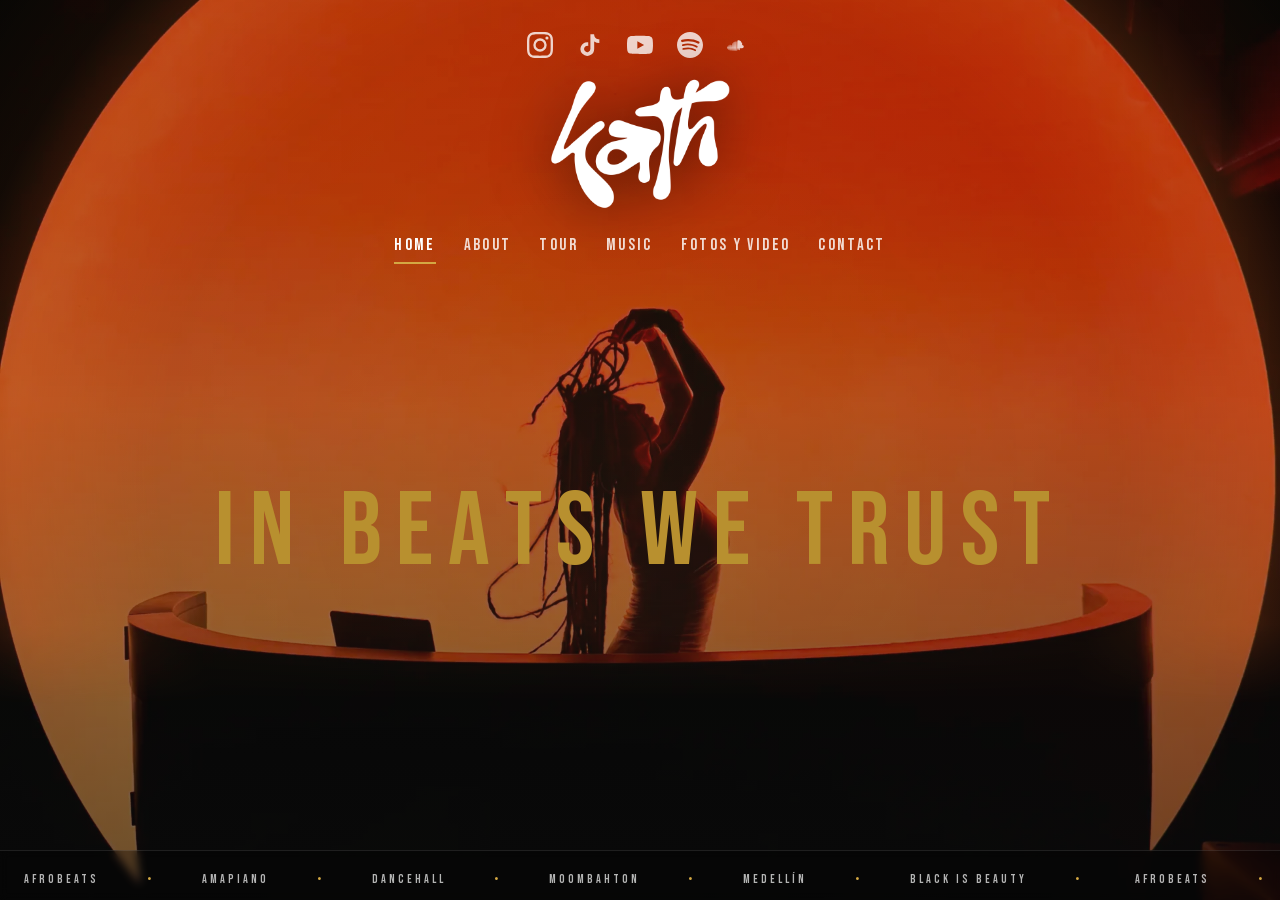
<file: index.html>
<!DOCTYPE html>
<html lang="es">
<head>
    <meta charset="UTF-8">
    <meta name="viewport" content="width=device-width, initial-scale=1.0">
    <script>try{if(!matchMedia('(prefers-reduced-motion: reduce)').matches){var d=document.documentElement;d.classList.add('intro');sessionStorage.setItem('kathIntro','1');var n=2,go=function(){if(--n<=0)d.classList.add('go')},b=new Image();b.onload=b.onerror=go;b.src='img/bg-home.webp';document.addEventListener('DOMContentLoaded',function(){var i=document.querySelector('header > a > img');if(!i||i.complete)go();else{i.addEventListener('load',go);i.addEventListener('error',go)}setTimeout(function(){d.classList.add('go')},2000)})}}catch(e){}</script>
    <title>DJ Kath | DJ de Afrobeats y Amapiano en Medellín</title>
    <meta name="description" content="DJ Kath, DJ y directora creativa de Medellín. Afrobeats, Amapiano, Dancehall y Moombahton. Escucha sus sets y contrátala para tu evento.">
    <link rel="canonical" href="https://djkath.com/">
    <meta property="og:type" content="website">
    <meta property="og:site_name" content="DJ Kath">
    <meta property="og:locale" content="es_CO">
    <meta property="og:url" content="https://djkath.com/">
    <meta property="og:title" content="DJ Kath | DJ de Afrobeats y Amapiano en Medellín">
    <meta property="og:description" content="DJ Kath, DJ y directora creativa de Medellín. Afrobeats, Amapiano, Dancehall y Moombahton. Escucha sus sets y contrátala para tu evento.">
    <meta property="og:image" content="https://djkath.com/img/og-djkath.jpg">
    <meta property="og:image:width" content="1200">
    <meta property="og:image:height" content="630">
    <meta property="og:image:alt" content="DJ Kath en cabina">
    <meta name="twitter:card" content="summary_large_image">
    <meta name="twitter:title" content="DJ Kath | DJ de Afrobeats y Amapiano en Medellín">
    <meta name="twitter:description" content="DJ Kath, DJ y directora creativa de Medellín. Afrobeats, Amapiano, Dancehall y Moombahton. Escucha sus sets y contrátala para tu evento.">
    <meta name="twitter:image" content="https://djkath.com/img/og-djkath.jpg">
    <link rel="icon" href="img/favicon.png" type="image/png">
    <link rel="apple-touch-icon" href="img/apple-touch-icon.png">
    <link rel="preload" href="fonts/bebas-neue-latin.woff2" as="font" type="font/woff2" crossorigin>
    <link rel="preload" href="fonts/antonio-latin.woff2" as="font" type="font/woff2" crossorigin>
    <link rel="stylesheet" href="assets/app.css?v=2">
    <style>
        body { font-family: 'Antonio', system-ui, sans-serif; font-weight: 300; background: #0F0F0F; }
        html { scroll-behavior: smooth; }
        .font-display { font-family: 'Bebas Neue', system-ui, sans-serif; }

        .page-bg {
            position: fixed; inset: 0; z-index: -2;
            background-size: cover; background-position: center;
        }
        .page-bg::after {
            content: ''; position: absolute; inset: 0;
            background: linear-gradient(180deg, rgba(15,15,15,.32) 0%, rgba(15,15,15,.32) 45%, rgba(15,15,15,.62) 100%);
        }

        .nav-link {
            font-family: 'Bebas Neue', system-ui, sans-serif;
            letter-spacing: .14em; text-transform: uppercase;
            font-size: 1.05rem; color: #fff; opacity: .82;
            transition: opacity .25s, color .25s; position: relative; padding-bottom: 4px;
        }
        .nav-link:hover { opacity: 1; color: #D4A843; }
        .nav-link.active { opacity: 1; }
        .nav-link.active::after {
            content: ''; position: absolute; left: 0; right: 0; bottom: -2px;
            height: 2px; background: #D4A843;
        }

        .social-icon { color: #fff; opacity: .8; transition: opacity .25s, color .25s; }
        .social-icon:hover { opacity: 1; color: #D4A843; }
        .social-icon svg { width: 26px; height: 26px; }
        #drawer .social-icon svg { width: 24px; height: 24px; }

        ::-webkit-scrollbar { width: 4px; }
        ::-webkit-scrollbar-track { background: #0F0F0F; }
        ::-webkit-scrollbar-thumb { background: #D4A843; border-radius: 2px; }

        .marquee { overflow: hidden; white-space: nowrap; }
        .marquee-track { display: inline-block; animation: marquee 22s linear infinite; }
        @keyframes marquee { 0% { transform: translateX(0);} 100% { transform: translateX(-50%);} }
            #drawer .nav-link{font-size:1.25rem;}

        .hero-tagline {
            font-family: 'Bebas Neue', system-ui, sans-serif;
            letter-spacing: .14em;
            font-size: clamp(2.6rem, 11vw, 6.5rem);
            line-height: 1.0;
            color: #D4A843;
            animation: riseIn 1s ease-out both;
        }
        .hero-tagline span {
            display: inline-block;
            color: #b8902f;
            will-change: color, text-shadow;
        }
        .hero-tagline .word { white-space: nowrap; color: inherit; }
        .hero-break { display: none; }
        @media (max-width: 639px) {
            .hero-break { display: block; width: 100%; height: 0; }
        }
        .hero-tagline span.lit {
            animation: letterLight 1.8s ease-in-out;
        }
        /* En modo beat el destello es mas corto y fuerte, y dura un compas */
        .hero-tagline span.lit.beat {
            animation: letterBeat var(--beat, 536ms) ease-out;
        }
        .hero-tagline span.lit.beat.accent {
            animation: letterAccent var(--beat, 536ms) ease-out;
        }
        @keyframes letterLight {
            0% { color: #b8902f; text-shadow: none; }
            40% { color: #fff6da; text-shadow: 0 0 22px rgba(255,243,207,.9), 0 0 8px rgba(255,255,255,.85); }
            100% { color: #b8902f; text-shadow: none; }
        }
        @keyframes letterBeat {
            0% { color: #fff6da; text-shadow: 0 0 26px rgba(255,243,207,.95), 0 0 10px rgba(255,255,255,.9); }
            100% { color: #b8902f; text-shadow: none; }
        }
        @keyframes letterAccent {
            0% { color: #fffdf5; text-shadow: 0 0 40px rgba(255,243,207,1), 0 0 16px rgba(255,255,255,.95); }
            100% { color: #b8902f; text-shadow: none; }
        }
        @keyframes riseIn { from { opacity: 0; transform: translateY(22px); } to { opacity: 1; transform: translateY(0); } }
        @media (prefers-reduced-motion: reduce) {
            .hero-tagline span, .hero-tagline span.lit { animation: none; color: #D4A843; }
        }

        #scPlayer { animation: riseIn 1s ease-out .35s both; }
        #scFrame { position: absolute; width: 1px; height: 1px; opacity: 0; pointer-events: none; border: 0; }
        #scToggle { transition: transform .2s, box-shadow .25s; }
        #scToggle:hover { transform: scale(1.06); box-shadow: 0 0 24px rgba(212,168,67,.45); }
        #scBar { position: relative; }
        #scBar::before { content: ''; position: absolute; inset: -8px 0; }
        #scFill { transition: width .2s linear; }

        /* Ecualizador: barras al mismo pulso que el brillo del titular */
        .eq { display: inline-flex; align-items: flex-end; gap: 3px; height: 14px; opacity: 0; transition: opacity .35s; }
        .eq.on { opacity: 1; }
        .eq span { display: block; width: 3px; height: 22%; border-radius: 1px; background: #D4A843; }
        .eq.on span { animation: eqBar var(--beat, 536ms) ease-in-out infinite; }
        .eq.on span:nth-child(1) { animation-duration: calc(var(--beat, 536ms) * 1);   animation-delay: 0ms; }
        .eq.on span:nth-child(2) { animation-duration: calc(var(--beat, 536ms) / 2);   animation-delay: 60ms; }
        .eq.on span:nth-child(3) { animation-duration: calc(var(--beat, 536ms) * 1);   animation-delay: 120ms; }
        .eq.on span:nth-child(4) { animation-duration: calc(var(--beat, 536ms) / 2);   animation-delay: 30ms; }
        .eq.on span:nth-child(5) { animation-duration: calc(var(--beat, 536ms) * .75); animation-delay: 90ms; }
        @keyframes eqBar {
            0%, 100% { height: 22%; }
            50%      { height: 100%; }
        }
        @media (prefers-reduced-motion: reduce) {
            #scPlayer { animation: none; }
            #scToggle, #scFill { transition: none; }
            .eq.on span { animation: none; height: 60%; }
        }
            /* Entrada del encabezado: solo en la primera página de la visita (clase .intro puesta en <head>).
           Queda en pausa hasta que carga el logo (clase .go) para no arrancar sobre una imagen sin descargar. */
        @keyframes kDrop { from { opacity: 0; transform: translateY(-22px); } to { opacity: 1; transform: none; } }
        @keyframes kWrite {
            from { clip-path: inset(-80% 180% -80% -80%); transform: scale(1.08); }
            to { clip-path: inset(-80%); transform: scale(1); }
        }
        @keyframes kRise { from { opacity: 0; transform: translateY(26px); } to { opacity: 1; transform: none; } }
        @keyframes kLine { from { transform: scaleX(0); } to { transform: scaleX(1); } }
        html.intro:not(.go) .page-bg, html.intro:not(.go) .sun-glow, html.intro:not(.go) header *, html.intro:not(.go) #menuBtn, html.intro:not(.go) .hero-tagline, html.intro:not(.go) #scPlayer { animation-play-state: paused !important; }
        html.intro header .social-icon { animation: kDrop .7s cubic-bezier(.16, 1, .3, 1) backwards; }
        html.intro header .social-icon:nth-child(1) { animation-delay: .15s; }
        html.intro header .social-icon:nth-child(2) { animation-delay: .24s; }
        html.intro header .social-icon:nth-child(3) { animation-delay: .33s; }
        html.intro header .social-icon:nth-child(4) { animation-delay: .42s; }
        html.intro header .social-icon:nth-child(5) { animation-delay: .51s; }
        html.intro header > a > img { animation: kWrite 1.6s cubic-bezier(.45, 0, .25, 1) .35s backwards; }
        html.intro header .nav-link { animation: kRise .7s cubic-bezier(.16, 1, .3, 1) backwards; }
        html.intro header .nav-link:nth-child(1) { animation-delay: 1.35s; }
        html.intro header .nav-link:nth-child(2) { animation-delay: 1.45s; }
        html.intro header .nav-link:nth-child(3) { animation-delay: 1.55s; }
        html.intro header .nav-link:nth-child(4) { animation-delay: 1.65s; }
        html.intro header .nav-link:nth-child(5) { animation-delay: 1.75s; }
        html.intro header .nav-link:nth-child(6) { animation-delay: 1.85s; }
        html.intro header .nav-link.active::after { animation: kLine .6s cubic-bezier(.16, 1, .3, 1) 2.3s backwards; }
        html.intro #menuBtn { animation: kDrop .7s cubic-bezier(.16, 1, .3, 1) 1.35s backwards; }
        html.intro .hero-tagline { animation-delay: 1.85s; }
        html.intro #scPlayer { animation-delay: 2.2s; }
        /* Menú: al pasar el mouse la palabra se voltea en espejo (HOME -> EMOH) y vuelve al salir.
           Gira el span interno, no el enlace, para que el área del mouse no se achique a mitad del giro. */
        header .nav-link .fw { display: inline-block; }
        @media (hover: hover) {
            header .nav-link:hover .fw { transform: perspective(400px) rotateY(180deg); }
        }
        @media (prefers-reduced-motion: no-preference) {
            header .nav-link .fw { transition: transform .55s cubic-bezier(.65, 0, .35, 1); }
        }

        /* Amanecer: el fondo entra como un sol que sale. --cx/--cy/--r ubican el disco de la foto
           en pantalla (los calcula un script junto a .page-bg). */
        .page-bg { transform-origin: var(--cx, 50%) var(--cy, 50%); }
        @keyframes sunRise {
            0%   { clip-path: circle(0px at var(--cx) var(--cy)); transform: scale(1.14); filter: brightness(.35) saturate(.5); }
            62%  { clip-path: circle(var(--r) at var(--cx) var(--cy)); filter: brightness(1.18) saturate(1.1); }
            100% { clip-path: circle(150vmax at var(--cx) var(--cy)); transform: scale(1); filter: brightness(1) saturate(1); }
        }
        html.intro .page-bg { animation: sunRise 1.9s cubic-bezier(.6, 0, .2, 1) backwards; }

        /* Halo alrededor del sol: respira en reposo y late con la música */
        .sun-glow {
            position: fixed; inset: 0; z-index: -1; pointer-events: none; opacity: .45;
            background: radial-gradient(circle calc(var(--r, 50vw) * 1.3) at var(--cx, 50%) var(--cy, 50%),
                rgba(255,170,90,.16) 0%, rgba(255,120,40,.08) 58%, rgba(255,110,30,.42) 76%,
                rgba(255,90,20,.12) 84%, rgba(255,90,20,0) 100%);
            /* No brillar sobre la cabina: se apaga justo debajo de su borde (--booth) */
            -webkit-mask-image: linear-gradient(#000 calc(var(--booth, 70%) - 30px), transparent calc(var(--booth, 70%) + 50px));
                    mask-image: linear-gradient(#000 calc(var(--booth, 70%) - 30px), transparent calc(var(--booth, 70%) + 50px));
        }
        @keyframes glowFlash { 0% { opacity: 0; } 40% { opacity: 1; } 100% { opacity: .45; } }
        @keyframes glowBreathe { 0%, 100% { opacity: .45; } 50% { opacity: .7; } }
        @media (prefers-reduced-motion: no-preference) {
            .sun-glow { animation: glowBreathe 6s ease-in-out infinite; }
            html.intro .sun-glow { animation: glowFlash 1.2s ease-out 1.1s backwards, glowBreathe 6s ease-in-out 2.3s infinite; }
            html.beat-on .sun-glow { animation: none; }
        }
    </style>
    <script type="application/ld+json">
    {
      "@context": "https://schema.org",
      "@type": "MusicGroup",
      "name": "DJ Kath",
      "alternateName": "Katherine Vargas Pineda",
      "url": "https://djkath.com/",
      "image": "https://djkath.com/img/og-djkath.jpg",
      "logo": "https://djkath.com/img/logo-kath-blanco.png",
      "description": "DJ y directora creativa de Medellín. Afrobeats, Amapiano, Dancehall y Moombahton.",
      "genre": ["Afrobeats", "Amapiano", "Dancehall", "Moombahton"],
      "foundingLocation": { "@type": "Place", "name": "Medellín, Colombia" },
      "address": { "@type": "PostalAddress", "addressLocality": "Medellín", "addressCountry": "CO" },
      "email": "booking@djkath.com",
      "sameAs": [
        "https://www.instagram.com/djkath____/",
        "https://www.tiktok.com/@djkath____",
        "https://www.youtube.com/@DjKathh",
        "https://open.spotify.com/user/12130058466",
        "https://soundcloud.com/katherine-vargas-pineda"
      ]
    }
    </script>
</head>
<body class="text-white min-h-[100svh] flex flex-col">

    <!-- Mobile menu (hamburguesa + drawer) -->
    <button id="menuBtn" aria-label="Abrir menú" class="sm:hidden fixed top-6 right-5 z-[60] text-white p-2">
      <svg width="28" height="28" viewBox="0 0 24 24" fill="none" stroke="currentColor" stroke-width="2" stroke-linecap="round"><line x1="3" y1="6" x2="21" y2="6"/><line x1="3" y1="12" x2="21" y2="12"/><line x1="3" y1="18" x2="21" y2="18"/></svg>
    </button>
    <div id="backdrop" class="sm:hidden fixed inset-0 bg-black/60 backdrop-blur-sm z-40 opacity-0 pointer-events-none transition-opacity duration-300"></div>
    <aside id="drawer" class="sm:hidden fixed top-0 right-0 h-full w-72 max-w-[80vw] bg-ink/95 backdrop-blur-md z-50 translate-x-full transition-transform duration-300 ease-out flex flex-col border-l border-white/10">
      <button id="menuClose" aria-label="Cerrar menú" class="self-end p-5 text-white">
        <svg width="26" height="26" viewBox="0 0 24 24" fill="none" stroke="currentColor" stroke-width="2" stroke-linecap="round"><line x1="6" y1="6" x2="18" y2="18"/><line x1="6" y1="18" x2="18" y2="6"/></svg>
      </button>
      <nav class="flex flex-col gap-7 px-8 mt-2">
        <a href="/" class="nav-link">Home</a>
        <a href="about.html" class="nav-link">About</a>
        <a href="tour.html" class="nav-link">Tour</a>
        <a href="music.html" class="nav-link">Music</a>
        <a href="video.html" class="nav-link">Fotos y video</a>
        <a href="contact.html" class="nav-link">Contact</a>
      </nav>
      <div class="mt-auto flex items-center gap-6 px-8 pb-10">
        <a href="https://www.instagram.com/djkath____/" target="_blank" rel="noopener" aria-label="Instagram" class="social-icon"><svg width="20" height="20" viewBox="0 0 24 24" fill="currentColor"><path d="M12 2.16c3.2 0 3.58.01 4.85.07 1.17.05 1.8.25 2.23.41.56.22.96.48 1.38.9.42.42.68.82.9 1.38.16.42.36 1.06.41 2.23.06 1.27.07 1.65.07 4.85s-.01 3.58-.07 4.85c-.05 1.17-.25 1.8-.41 2.23-.22.56-.48.96-.9 1.38-.42.42-.82.68-1.38.9-.42.16-1.06.36-2.23.41-1.27.06-1.65.07-4.85.07s-3.58-.01-4.85-.07c-1.17-.05-1.8-.25-2.23-.41a3.7 3.7 0 0 1-1.38-.9 3.7 3.7 0 0 1-.9-1.38c-.16-.42-.36-1.06-.41-2.23C2.17 15.58 2.16 15.2 2.16 12s.01-3.58.07-4.85c.05-1.17.25-1.8.41-2.23.22-.56.48-.96.9-1.38.42-.42.82-.68 1.38-.9.42-.16 1.06-.36 2.23-.41C8.42 2.17 8.8 2.16 12 2.16M12 0C8.74 0 8.33.01 7.05.07 5.78.13 4.9.33 4.14.63c-.79.31-1.46.72-2.12 1.38C1.36 2.67.95 3.34.63 4.14.33 4.9.13 5.78.07 7.05.01 8.33 0 8.74 0 12s.01 3.67.07 4.95c.06 1.27.26 2.15.56 2.91.31.8.72 1.47 1.38 2.13.66.66 1.33 1.07 2.12 1.38.76.3 1.64.5 2.91.56C8.33 23.99 8.74 24 12 24s3.67-.01 4.95-.07c1.27-.06 2.15-.26 2.91-.56.8-.31 1.47-.72 2.13-1.38.66-.66 1.07-1.33 1.38-2.13.3-.76.5-1.64.56-2.91.06-1.28.07-1.69.07-4.95s-.01-3.67-.07-4.95c-.06-1.27-.26-2.15-.56-2.91a5.9 5.9 0 0 0-1.38-2.12A5.9 5.9 0 0 0 19.86.63c-.76-.3-1.64-.5-2.91-.56C15.67.01 15.26 0 12 0z"/><path d="M12 5.84A6.16 6.16 0 1 0 18.16 12 6.16 6.16 0 0 0 12 5.84zM12 16a4 4 0 1 1 4-4 4 4 0 0 1-4 4z"/><circle cx="18.41" cy="5.59" r="1.44"/></svg></a>
        <a href="https://www.tiktok.com/@djkath____" target="_blank" rel="noopener" aria-label="TikTok" class="social-icon"><svg width="20" height="20" viewBox="0 0 24 24" fill="currentColor"><path d="M19.59 6.69a4.83 4.83 0 0 1-3.77-4.25V2h-3.45v13.67a2.89 2.89 0 0 1-5.2 1.74 2.89 2.89 0 0 1 2.31-4.64 2.93 2.93 0 0 1 .88.13V9.4a6.84 6.84 0 0 0-1-.05A6.33 6.33 0 0 0 5 20.1a6.34 6.34 0 0 0 10.86-4.43v-7a8.16 8.16 0 0 0 4.77 1.52v-3.4a4.85 4.85 0 0 1-1.04-.1z"/></svg></a>
        <a href="https://www.youtube.com/@DjKathh" target="_blank" rel="noopener" aria-label="YouTube" class="social-icon"><svg width="20" height="20" viewBox="0 0 24 24" fill="currentColor"><path d="M23.498 6.186a3.016 3.016 0 0 0-2.122-2.136C19.505 3.545 12 3.545 12 3.545s-7.505 0-9.377.505A3.017 3.017 0 0 0 .502 6.186C0 8.07 0 12 0 12s0 3.93.502 5.814a3.016 3.016 0 0 0 2.122 2.136c1.871.505 9.376.505 9.376.505s7.505 0 9.377-.505a3.015 3.015 0 0 0 2.122-2.136C24 15.93 24 12 24 12s0-3.93-.502-5.814zM9.545 15.568V8.432L15.818 12l-6.273 3.568z"/></svg></a>
        <a href="https://open.spotify.com/user/12130058466" target="_blank" rel="noopener" aria-label="Spotify" class="social-icon"><svg width="20" height="20" viewBox="0 0 24 24" fill="currentColor"><path d="M12 0C5.4 0 0 5.4 0 12s5.4 12 12 12 12-5.4 12-12S18.66 0 12 0zm5.521 17.34c-.24.359-.66.48-1.021.24-2.82-1.74-6.36-2.101-10.561-1.141-.418.122-.84-.179-.96-.6-.122-.42.18-.84.6-.96 4.561-1.021 8.52-.6 11.64 1.32.42.18.479.659.301 1.02zm1.44-3.3c-.301.42-.841.6-1.262.3-3.239-1.98-8.159-2.58-11.939-1.38-.479.12-1.02-.12-1.14-.6-.12-.48.12-1.021.6-1.141C9.6 9.9 15 10.561 18.72 12.84c.361.181.54.78.241 1.2zm.12-3.36C15.24 8.4 8.82 8.16 5.16 9.301c-.6.179-1.2-.181-1.38-.721-.18-.601.18-1.2.72-1.381 4.26-1.26 11.28-1.02 15.721 1.621.539.3.719 1.02.419 1.56-.299.421-1.02.599-1.559.3z"/></svg></a>
        <a href="https://soundcloud.com/katherine-vargas-pineda" target="_blank" rel="noopener" aria-label="SoundCloud" class="social-icon"><svg width="20" height="20" viewBox="0 0 24 24" fill="currentColor"><path d="M1.175 12.225c-.051 0-.094.046-.101.1l-.233 2.154.233 2.105c.007.058.05.098.101.098.05 0 .09-.04.099-.098l.255-2.105-.27-2.154c0-.057-.045-.1-.09-.1m-.899.828c-.06 0-.091.037-.104.094L0 14.479l.165 1.308c0 .055.045.094.09.094s.089-.045.104-.104l.21-1.319-.21-1.334c0-.061-.044-.09-.09-.09m1.83-1.229c-.061 0-.12.045-.12.104l-.21 2.563.225 2.458c0 .06.045.12.119.12.061 0 .105-.061.121-.12l.254-2.474-.254-2.548c-.016-.06-.061-.12-.121-.12m.945-.089c-.075 0-.135.06-.15.135l-.193 2.64.21 2.544c.016.077.075.138.149.138.075 0 .135-.061.15-.15l.24-2.532-.24-2.623c0-.075-.06-.135-.135-.135l-.031-.005zm1.155.36c-.005-.09-.075-.149-.159-.149-.09 0-.158.06-.164.149l-.217 2.43.2 2.563c0 .09.075.157.159.157.074 0 .148-.068.148-.158l.227-2.563-.227-2.444.033.014.067-.012zm.809-1.709c-.101 0-.18.09-.18.181l-.21 3.957.187 2.563c0 .09.08.164.18.164.094 0 .174-.09.18-.18l.209-2.563-.209-3.972c-.008-.104-.088-.18-.18-.18m.959-.914c-.105 0-.195.09-.203.194l-.18 4.872.165 2.548c0 .12.09.209.195.209.104 0 .194-.089.21-.209l.193-2.548-.192-4.856c-.016-.12-.105-.21-.21-.21m1.034-.402c-.121 0-.211.089-.225.209l-.165 5.275.165 2.52c.014.119.104.225.225.225.119 0 .225-.105.225-.225l.195-2.52-.196-5.275c0-.12-.105-.225-.225-.225m1.155.045c0-.135-.105-.24-.24-.24-.119 0-.24.105-.24.24l-.149 5.441.149 2.504c.016.135.121.24.256.24.119 0 .24-.105.24-.24l.165-2.504-.18-5.456zm1.245-.066c0-.075-.029-.149-.075-.196-.06-.06-.119-.09-.196-.09-.06 0-.135.03-.18.075-.061.061-.105.135-.105.21l-.182 5.532.165 2.488c0 .15.135.285.285.285s.285-.135.285-.285l.18-2.488-.18-5.532-.022.011-.005-.005zm1.184-1.273c-.067-.052-.142-.082-.225-.082-.119 0-.24.046-.314.135-.075.075-.135.181-.135.301l-.027.244-.135 5.382.165 2.473c0 .181.165.345.345.345s.345-.164.36-.36l.15-2.458-.165-5.398c0-.135-.061-.255-.15-.33m1.245-.045c-.075-.044-.165-.075-.255-.075-.105 0-.21.03-.285.09-.105.075-.18.211-.18.345l-.014.149-.165 5.503.165 2.443c.016.21.18.375.39.375.196 0 .375-.165.39-.375l.165-2.443-.165-5.503c-.016-.165-.105-.3-.236-.36m2.475 1.808c-.21 0-.405.054-.585.149-.12-1.348-1.245-2.413-2.625-2.413-.345 0-.675.075-.96.196-.105.044-.135.09-.135.18v6.78c0 .09.075.165.165.18h4.155c.825 0 1.5-.66 1.5-1.485s-.66-1.5-1.485-1.5"/></svg></a>
        </div>
    </aside>
    <div class="page-bg" style="background-image:url('img/bg-home.webp')"></div>
    <div class="sun-glow" aria-hidden="true"></div>
    <script>
      // Ubica el disco del sol en pantalla. En la foto (1920x2560, background cover + center)
      // el centro está en x 50 %, y 51 % y el radio es 49,7 % del ancho.
      (function(){
        var r=document.documentElement;
        function place(){
          var w=innerWidth, h=innerHeight, s=Math.max(w/1920, h/2560);
          r.style.setProperty('--cx', w/2+'px');
          r.style.setProperty('--cy', (h/2 + .01*2560*s)+'px');
          r.style.setProperty('--r', (.497*1920*s)+'px');
          r.style.setProperty('--booth', (h/2 + .12*2560*s)+'px'); // borde de la cabina: y 62 % de la foto
        }
        place(); addEventListener('resize', place);

        // Pulso del fondo en cada beat (lo llama heroPulse). Más fuerte en el tiempo 1 del compás.
        var calm=matchMedia('(prefers-reduced-motion: reduce)');
        // No animar la foto mientras corre sunRise: en Chrome, un transform por WAAPI encima
        // de esa animación deja la foto recortada (fondo negro) cuando el set suena desde el inicio.
        var bgEl=document.querySelector('.page-bg'), bgReady=!r.classList.contains('intro');
        bgEl.addEventListener('animationend', function(e){ if(e.animationName==='sunRise') bgReady=true; });
        window.sunBeat=function(accent, ms){
          if(calm.matches) return;
          var bg=bgEl, glow=document.querySelector('.sun-glow');
          if(bgReady) bg.animate([{transform:'scale('+(accent?1.035:1.014)+')'},{transform:'scale(1)'}],
            {duration:ms*.9, easing:'cubic-bezier(.2,.8,.3,1)'});
          glow.animate([{opacity:accent?1:.75},{opacity:.45}], {duration:ms, easing:'ease-out'});
        };
      })();
    </script>

    <header class="flex flex-col items-center pt-8 px-6">
        <div class="flex items-center gap-6 mb-5">
            <a href="https://www.instagram.com/djkath____/" target="_blank" rel="noopener" aria-label="Instagram" class="social-icon"><svg width="20" height="20" viewBox="0 0 24 24" fill="currentColor"><path d="M12 2.16c3.2 0 3.58.01 4.85.07 1.17.05 1.8.25 2.23.41.56.22.96.48 1.38.9.42.42.68.82.9 1.38.16.42.36 1.06.41 2.23.06 1.27.07 1.65.07 4.85s-.01 3.58-.07 4.85c-.05 1.17-.25 1.8-.41 2.23-.22.56-.48.96-.9 1.38-.42.42-.82.68-1.38.9-.42.16-1.06.36-2.23.41-1.27.06-1.65.07-4.85.07s-3.58-.01-4.85-.07c-1.17-.05-1.8-.25-2.23-.41a3.7 3.7 0 0 1-1.38-.9 3.7 3.7 0 0 1-.9-1.38c-.16-.42-.36-1.06-.41-2.23C2.17 15.58 2.16 15.2 2.16 12s.01-3.58.07-4.85c.05-1.17.25-1.8.41-2.23.22-.56.48-.96.9-1.38.42-.42.82-.68 1.38-.9.42-.16 1.06-.36 2.23-.41C8.42 2.17 8.8 2.16 12 2.16M12 0C8.74 0 8.33.01 7.05.07 5.78.13 4.9.33 4.14.63c-.79.31-1.46.72-2.12 1.38C1.36 2.67.95 3.34.63 4.14.33 4.9.13 5.78.07 7.05.01 8.33 0 8.74 0 12s.01 3.67.07 4.95c.06 1.27.26 2.15.56 2.91.31.8.72 1.47 1.38 2.13.66.66 1.33 1.07 2.12 1.38.76.3 1.64.5 2.91.56C8.33 23.99 8.74 24 12 24s3.67-.01 4.95-.07c1.27-.06 2.15-.26 2.91-.56.8-.31 1.47-.72 2.13-1.38.66-.66 1.07-1.33 1.38-2.13.3-.76.5-1.64.56-2.91.06-1.28.07-1.69.07-4.95s-.01-3.67-.07-4.95c-.06-1.27-.26-2.15-.56-2.91a5.9 5.9 0 0 0-1.38-2.12A5.9 5.9 0 0 0 19.86.63c-.76-.3-1.64-.5-2.91-.56C15.67.01 15.26 0 12 0z"/><path d="M12 5.84A6.16 6.16 0 1 0 18.16 12 6.16 6.16 0 0 0 12 5.84zM12 16a4 4 0 1 1 4-4 4 4 0 0 1-4 4z"/><circle cx="18.41" cy="5.59" r="1.44"/></svg></a>
            <a href="https://www.tiktok.com/@djkath____" target="_blank" rel="noopener" aria-label="TikTok" class="social-icon"><svg width="20" height="20" viewBox="0 0 24 24" fill="currentColor"><path d="M19.59 6.69a4.83 4.83 0 0 1-3.77-4.25V2h-3.45v13.67a2.89 2.89 0 0 1-5.2 1.74 2.89 2.89 0 0 1 2.31-4.64 2.93 2.93 0 0 1 .88.13V9.4a6.84 6.84 0 0 0-1-.05A6.33 6.33 0 0 0 5 20.1a6.34 6.34 0 0 0 10.86-4.43v-7a8.16 8.16 0 0 0 4.77 1.52v-3.4a4.85 4.85 0 0 1-1.04-.1z"/></svg></a>
            <a href="https://www.youtube.com/@DjKathh" target="_blank" rel="noopener" aria-label="YouTube" class="social-icon"><svg width="20" height="20" viewBox="0 0 24 24" fill="currentColor"><path d="M23.498 6.186a3.016 3.016 0 0 0-2.122-2.136C19.505 3.545 12 3.545 12 3.545s-7.505 0-9.377.505A3.017 3.017 0 0 0 .502 6.186C0 8.07 0 12 0 12s0 3.93.502 5.814a3.016 3.016 0 0 0 2.122 2.136c1.871.505 9.376.505 9.376.505s7.505 0 9.377-.505a3.015 3.015 0 0 0 2.122-2.136C24 15.93 24 12 24 12s0-3.93-.502-5.814zM9.545 15.568V8.432L15.818 12l-6.273 3.568z"/></svg></a>
            <a href="https://open.spotify.com/user/12130058466" target="_blank" rel="noopener" aria-label="Spotify" class="social-icon"><svg width="20" height="20" viewBox="0 0 24 24" fill="currentColor"><path d="M12 0C5.4 0 0 5.4 0 12s5.4 12 12 12 12-5.4 12-12S18.66 0 12 0zm5.521 17.34c-.24.359-.66.48-1.021.24-2.82-1.74-6.36-2.101-10.561-1.141-.418.122-.84-.179-.96-.6-.122-.42.18-.84.6-.96 4.561-1.021 8.52-.6 11.64 1.32.42.18.479.659.301 1.02zm1.44-3.3c-.301.42-.841.6-1.262.3-3.239-1.98-8.159-2.58-11.939-1.38-.479.12-1.02-.12-1.14-.6-.12-.48.12-1.021.6-1.141C9.6 9.9 15 10.561 18.72 12.84c.361.181.54.78.241 1.2zm.12-3.36C15.24 8.4 8.82 8.16 5.16 9.301c-.6.179-1.2-.181-1.38-.721-.18-.601.18-1.2.72-1.381 4.26-1.26 11.28-1.02 15.721 1.621.539.3.719 1.02.419 1.56-.299.421-1.02.599-1.559.3z"/></svg></a>
            <a href="https://soundcloud.com/katherine-vargas-pineda" target="_blank" rel="noopener" aria-label="SoundCloud" class="social-icon"><svg width="20" height="20" viewBox="0 0 24 24" fill="currentColor"><path d="M1.175 12.225c-.051 0-.094.046-.101.1l-.233 2.154.233 2.105c.007.058.05.098.101.098.05 0 .09-.04.099-.098l.255-2.105-.27-2.154c0-.057-.045-.1-.09-.1m-.899.828c-.06 0-.091.037-.104.094L0 14.479l.165 1.308c0 .055.045.094.09.094s.089-.045.104-.104l.21-1.319-.21-1.334c0-.061-.044-.09-.09-.09m1.83-1.229c-.061 0-.12.045-.12.104l-.21 2.563.225 2.458c0 .06.045.12.119.12.061 0 .105-.061.121-.12l.254-2.474-.254-2.548c-.016-.06-.061-.12-.121-.12m.945-.089c-.075 0-.135.06-.15.135l-.193 2.64.21 2.544c.016.077.075.138.149.138.075 0 .135-.061.15-.15l.24-2.532-.24-2.623c0-.075-.06-.135-.135-.135l-.031-.005zm1.155.36c-.005-.09-.075-.149-.159-.149-.09 0-.158.06-.164.149l-.217 2.43.2 2.563c0 .09.075.157.159.157.074 0 .148-.068.148-.158l.227-2.563-.227-2.444.033.014.067-.012zm.809-1.709c-.101 0-.18.09-.18.181l-.21 3.957.187 2.563c0 .09.08.164.18.164.094 0 .174-.09.18-.18l.209-2.563-.209-3.972c-.008-.104-.088-.18-.18-.18m.959-.914c-.105 0-.195.09-.203.194l-.18 4.872.165 2.548c0 .12.09.209.195.209.104 0 .194-.089.21-.209l.193-2.548-.192-4.856c-.016-.12-.105-.21-.21-.21m1.034-.402c-.121 0-.211.089-.225.209l-.165 5.275.165 2.52c.014.119.104.225.225.225.119 0 .225-.105.225-.225l.195-2.52-.196-5.275c0-.12-.105-.225-.225-.225m1.155.045c0-.135-.105-.24-.24-.24-.119 0-.24.105-.24.24l-.149 5.441.149 2.504c.016.135.121.24.256.24.119 0 .24-.105.24-.24l.165-2.504-.18-5.456zm1.245-.066c0-.075-.029-.149-.075-.196-.06-.06-.119-.09-.196-.09-.06 0-.135.03-.18.075-.061.061-.105.135-.105.21l-.182 5.532.165 2.488c0 .15.135.285.285.285s.285-.135.285-.285l.18-2.488-.18-5.532-.022.011-.005-.005zm1.184-1.273c-.067-.052-.142-.082-.225-.082-.119 0-.24.046-.314.135-.075.075-.135.181-.135.301l-.027.244-.135 5.382.165 2.473c0 .181.165.345.345.345s.345-.164.36-.36l.15-2.458-.165-5.398c0-.135-.061-.255-.15-.33m1.245-.045c-.075-.044-.165-.075-.255-.075-.105 0-.21.03-.285.09-.105.075-.18.211-.18.345l-.014.149-.165 5.503.165 2.443c.016.21.18.375.39.375.196 0 .375-.165.39-.375l.165-2.443-.165-5.503c-.016-.165-.105-.3-.236-.36m2.475 1.808c-.21 0-.405.054-.585.149-.12-1.348-1.245-2.413-2.625-2.413-.345 0-.675.075-.96.196-.105.044-.135.09-.135.18v6.78c0 .09.075.165.165.18h4.155c.825 0 1.5-.66 1.5-1.485s-.66-1.5-1.485-1.5"/></svg></a>
        </div>

        <a href="/">
            <img src="img/logo-kath-blanco.png" alt="DJ Kath" width="2200" height="1600" class="w-[150px] sm:w-[180px] drop-shadow-[0_4px_30px_rgba(0,0,0,.6)]">
        </a>

        <nav class="hidden sm:flex sm:flex-wrap sm:items-center sm:justify-center sm:gap-x-7 mt-6">
            <a href="/" class="nav-link active">Home</a>
            <a href="about.html" class="nav-link">About</a>
            <a href="tour.html" class="nav-link">Tour</a>
            <a href="music.html" class="nav-link">Music</a>
            <a href="video.html" class="nav-link">Fotos y video</a>
            <a href="contact.html" class="nav-link">Contact</a>
        </nav>
    </header>

    <main class="flex-1 flex flex-col items-center justify-center px-6 pb-24 text-center">
        <h1 class="sr-only">DJ Kath — DJ de Afrobeats, Amapiano y Dancehall en Medellín</h1>
        <div class="hero-tagline" id="heroTag" aria-hidden="true">IN BEATS WE TRUST</div>

        <section id="scPlayer" class="w-full max-w-xl mt-8 sm:mt-10" aria-label="Último set">
            <div class="flex items-center gap-4 sm:gap-5 rounded-2xl border border-white/20 bg-black/55 backdrop-blur-md px-5 py-4 sm:px-6 sm:py-5">
                <button id="scToggle" type="button" aria-label="Reproducir último set" class="shrink-0 w-14 h-14 sm:w-16 sm:h-16 rounded-full bg-amber text-ink flex items-center justify-center">
                    <svg id="scIconPlay" width="24" height="24" viewBox="0 0 24 24" fill="currentColor"><path d="M8 5v14l11-7z"/></svg>
                    <svg id="scIconPause" width="24" height="24" viewBox="0 0 24 24" fill="currentColor" class="hidden"><path d="M6 5h4v14H6zM14 5h4v14h-4z"/></svg>
                </button>
                <div class="flex-1 min-w-0 text-left">
                    <div class="flex items-center gap-3">
                        <p class="font-display tracking-[.22em] text-[.78rem] leading-none text-amber">ÚLTIMO SET</p>
                        <div id="scEq" class="eq" aria-hidden="true"><span></span><span></span><span></span><span></span><span></span></div>
                    </div>
                    <p id="scTitle" class="truncate text-lg sm:text-xl text-white mt-1.5">Amapiano &amp; Afrobeats</p>
                    <div id="scBar" role="progressbar" aria-label="Progreso" aria-valuemin="0" aria-valuemax="100" aria-valuenow="0" class="mt-3 h-[4px] w-full rounded bg-white/25 cursor-pointer">
                        <div id="scFill" class="h-full w-0 rounded bg-amber"></div>
                    </div>
                </div>
                <span id="scTime" class="shrink-0 text-sm sm:text-base text-white/70 tabular-nums">55:47</span>
            </div>
            <iframe id="scFrame" title="Reproductor SoundCloud" allow="autoplay"
                data-src="https://w.soundcloud.com/player/?url=https%3A%2F%2Fsoundcloud.com%2Fkatherine-vargas-pineda%2Famapiano-afrobeats&color=%23D4A843&auto_play=false&hide_related=true&show_comments=false&show_user=false&show_teaser=false&visual=false"></iframe>
        </section>
    </main>

    <div class="marquee fixed bottom-0 left-0 right-0 py-3 border-t border-white/10 bg-black/30 backdrop-blur-sm">
        <div class="marquee-track font-display tracking-[.25em] text-xs text-white/70">
            <span class="px-6">AFROBEATS</span><span class="px-6 text-amber">•</span><span class="px-6">AMAPIANO</span><span class="px-6 text-amber">•</span><span class="px-6">DANCEHALL</span><span class="px-6 text-amber">•</span><span class="px-6">MOOMBAHTON</span><span class="px-6 text-amber">•</span><span class="px-6">MEDELLÍN</span><span class="px-6 text-amber">•</span><span class="px-6">BLACK IS BEAUTY</span><span class="px-6 text-amber">•</span>
            <span class="px-6">AFROBEATS</span><span class="px-6 text-amber">•</span><span class="px-6">AMAPIANO</span><span class="px-6 text-amber">•</span><span class="px-6">DANCEHALL</span><span class="px-6 text-amber">•</span><span class="px-6">MOOMBAHTON</span><span class="px-6 text-amber">•</span><span class="px-6">MEDELLÍN</span><span class="px-6 text-amber">•</span><span class="px-6">BLACK IS BEAUTY</span><span class="px-6 text-amber">•</span>
        </div>
    </div>
    <script>
      (function(){
        var page=location.pathname.split('/').pop();
        if(!page||page==='index.html') page='/';
        document.querySelectorAll('a.nav-link').forEach(function(a){
          if(a.getAttribute('href')===page) a.classList.add('active');
        });
        var btn=document.getElementById('menuBtn'),cls=document.getElementById('menuClose'),
            dr=document.getElementById('drawer'),bd=document.getElementById('backdrop');
        function open(){dr.classList.remove('translate-x-full');bd.classList.remove('opacity-0','pointer-events-none');}
        function close(){dr.classList.add('translate-x-full');bd.classList.add('opacity-0','pointer-events-none');}
        if(btn){btn.onclick=open;cls.onclick=close;bd.onclick=close;}

        var tag=document.getElementById('heroTag');
        if(tag){
          var txt=tag.textContent, step=420, letters=[];
          tag.textContent='';
          var words=txt.split(' ');
          words.forEach(function(word,wi){
            var w=document.createElement('span');
            w.className='word';
            for(var i=0;i<word.length;i++){
              var s=document.createElement('span');
              s.textContent=word[i];
              w.appendChild(s);
              letters.push(s);
            }
            tag.appendChild(w);
            if(wi<words.length-1){
              tag.appendChild(document.createTextNode(' '));
              if(wi===1){
                var br=document.createElement('span');
                br.className='hero-break';
                tag.appendChild(br);
              }
            }
          });
          letters.forEach(function(sp){
            sp.addEventListener('animationend', function(){ sp.classList.remove('lit','beat','accent'); });
          });
          var queue=[];
          function refill(){
            queue=letters.slice();
            for(var j=queue.length-1;j>0;j--){
              var k=Math.floor(Math.random()*(j+1)), t=queue[j]; queue[j]=queue[k]; queue[k]=t;
            }
          }
          function flash(cls){
            if(!queue.length) refill();
            var sp=queue.shift();
            sp.classList.remove('lit','beat','accent'); void sp.offsetWidth;
            sp.classList.add('lit');
            if(cls) sp.classList.add.apply(sp.classList, cls);
          }
          function tick(){ flash(null); }

          // Modo ambiente (sin musica): un destello lento y aleatorio
          var timer=setInterval(tick, step), beatCount=0;
          refill(); tick();

          // Modo beat: pulso a BPM fijo, acento en el tiempo 1 de cada compas 4/4.
          // No es deteccion real de audio — SoundCloud va en un iframe cross-origin
          // y Web Audio no puede analizar ese stream.
          window.heroPulse = {
            start: function(beatMs){
              clearInterval(timer); beatCount=0;
              tag.style.setProperty('--beat', beatMs+'ms');
              function beat(){
                var accent=(beatCount % 4 === 0);
                flash(accent ? ['beat','accent'] : ['beat']);
                if(window.sunBeat) window.sunBeat(accent, beatMs);
                if(accent) flash(['beat','accent']);
                else if(beatCount % 2 === 1) flash(['beat']);
                beatCount++;
              }
              beat();
              timer=setInterval(beat, beatMs);
            },
            stop: function(){
              clearInterval(timer);
              timer=setInterval(tick, step);
            }
          };
        }
      })();
    </script>

    <script>
      (function(){
        var frame=document.getElementById('scFrame');
        if(!frame) return;
        // Tempo del set. Ajustar aqui si el mixtape cambia de genero/BPM.
        var BPM=112, BEAT_MS=Math.round(60000/BPM);

        var widget=null, ready=false, wantPlay=false, loading=false,
            btn=document.getElementById('scToggle'),
            iPlay=document.getElementById('scIconPlay'),
            iPause=document.getElementById('scIconPause'),
            title=document.getElementById('scTitle'),
            bar=document.getElementById('scBar'),
            fill=document.getElementById('scFill'),
            time=document.getElementById('scTime'),
            eq=document.getElementById('scEq'),
            duration=0, playing=false;

        if(eq) eq.style.setProperty('--beat', BEAT_MS+'ms');

        function fmt(ms){
          var s=Math.max(0,Math.floor(ms/1000)), m=Math.floor(s/60);
          s=s%60; return m+':'+(s<10?'0':'')+s;
        }
        function setPlaying(on){
          playing=on;
          iPlay.classList.toggle('hidden', on);
          iPause.classList.toggle('hidden', !on);
          btn.setAttribute('aria-label', on ? 'Pausar último set' : 'Reproducir último set');
          if(eq) eq.classList.toggle('on', on);
          document.documentElement.classList.toggle('beat-on', on);
          if(window.heroPulse) on ? window.heroPulse.start(BEAT_MS) : window.heroPulse.stop();
        }

        // El widget de SoundCloud pesa ~1,2 MB: se carga cuando la página ya terminó,
        // o antes si la persona toca play.
        function loadPlayer(){
          if(loading) return;
          loading=true;
          var api=document.createElement('script');
          api.src='https://w.soundcloud.com/player/api.js';
          api.onload=function(){ frame.src=frame.dataset.src; widget=SC.Widget(frame); bindWidget(); };
          api.onerror=function(){ var box=document.getElementById('scPlayer'); if(box) box.remove(); };
          document.head.appendChild(api);
        }
        // Autoplay: se intenta al cargar. Si el navegador bloquea el audio sin interacción,
        // arranca con el primer clic, toque o tecla. Si la persona pausa, no se reanuda solo.
        var userPaused=false, unlockEvents=['pointerdown','touchstart','keydown'];
        function unlock(ev){
          removeUnlock();
          if(userPaused || playing || (ev && btn.contains(ev.target))) return;
          if(ready) widget.play(); else { wantPlay=true; loadPlayer(); }
        }
        function removeUnlock(){
          unlockEvents.forEach(function(t){ document.removeEventListener(t, unlock, true); });
        }
        unlockEvents.forEach(function(t){ document.addEventListener(t, unlock, {capture:true, passive:true}); });
        wantPlay=true;
        if(document.readyState==='complete') loadPlayer(); else window.addEventListener('load', loadPlayer);

        function bindWidget(){
          widget.bind(SC.Widget.Events.READY, function(){
            ready=true;
            if(wantPlay) widget.play();
            widget.getCurrentSound(function(sound){
              if(sound && sound.title) title.textContent=sound.title;
            });
            widget.getDuration(function(ms){ duration=ms; time.textContent=fmt(ms); });
          });
          widget.bind(SC.Widget.Events.PLAY, function(){ setPlaying(true); });
          widget.bind(SC.Widget.Events.PAUSE, function(){ setPlaying(false); });
          widget.bind(SC.Widget.Events.FINISH, function(){
            setPlaying(false); fill.style.width='0%'; bar.setAttribute('aria-valuenow','0');
            time.textContent=fmt(duration);
          });
          widget.bind(SC.Widget.Events.PLAY_PROGRESS, function(e){
            var pct=Math.round((e.relativePosition||0)*100);
            fill.style.width=pct+'%';
            bar.setAttribute('aria-valuenow', pct);
            time.textContent=fmt(e.currentPosition);
          });
        }

        btn.addEventListener('click', function(){
          removeUnlock();
          if(!ready){ wantPlay=true; loadPlayer(); return; }
          if(playing) userPaused=true;
          widget.toggle();
        });
        bar.addEventListener('click', function(ev){
          if(!ready || !duration) return;
          var r=bar.getBoundingClientRect();
          widget.seekTo(Math.min(1,Math.max(0,(ev.clientX-r.left)/r.width))*duration);
        });
      })();
    </script>
    <script>
      // Envuelve el texto del menú en un span para el volteo en espejo al pasar el mouse
      document.querySelectorAll('header .nav-link').forEach(function(a){
        a.innerHTML='<span class="fw">'+a.innerHTML.trim()+'</span>';
      });
    </script>
</body>
</html>
</file>
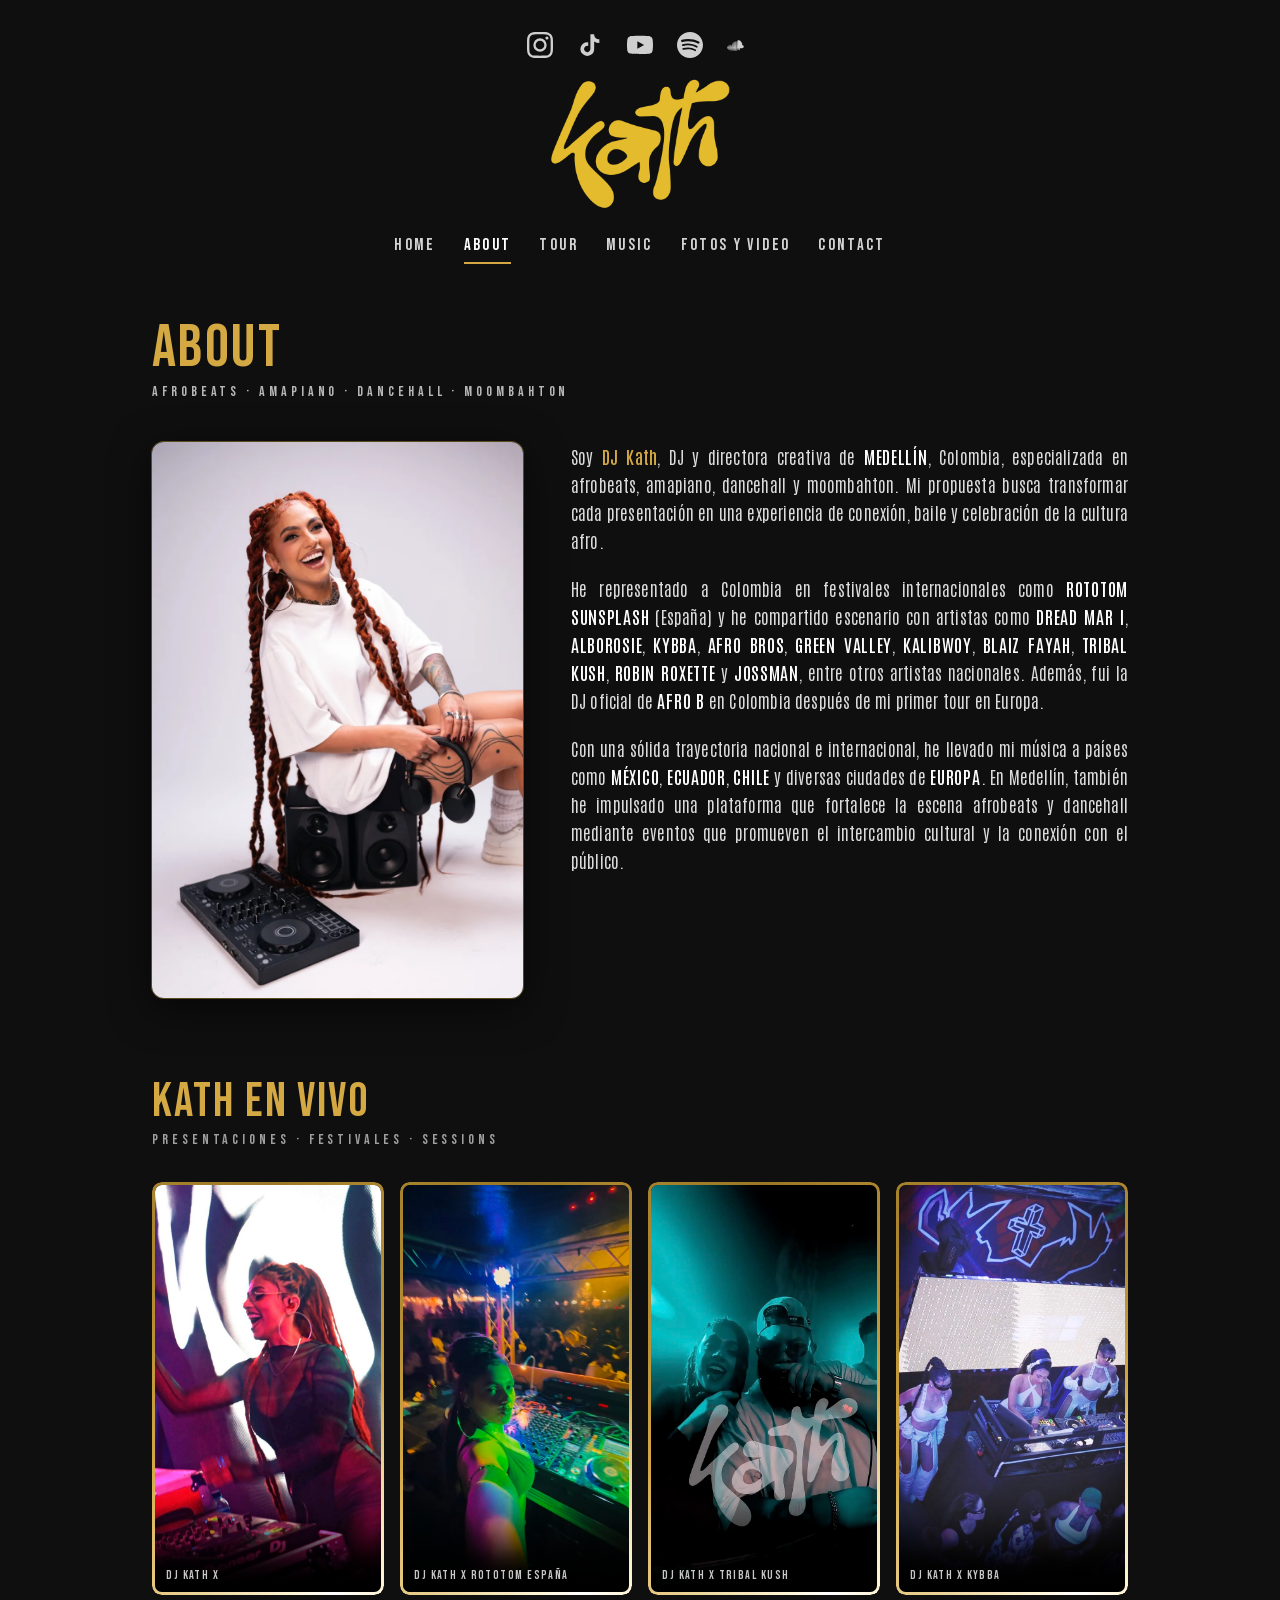
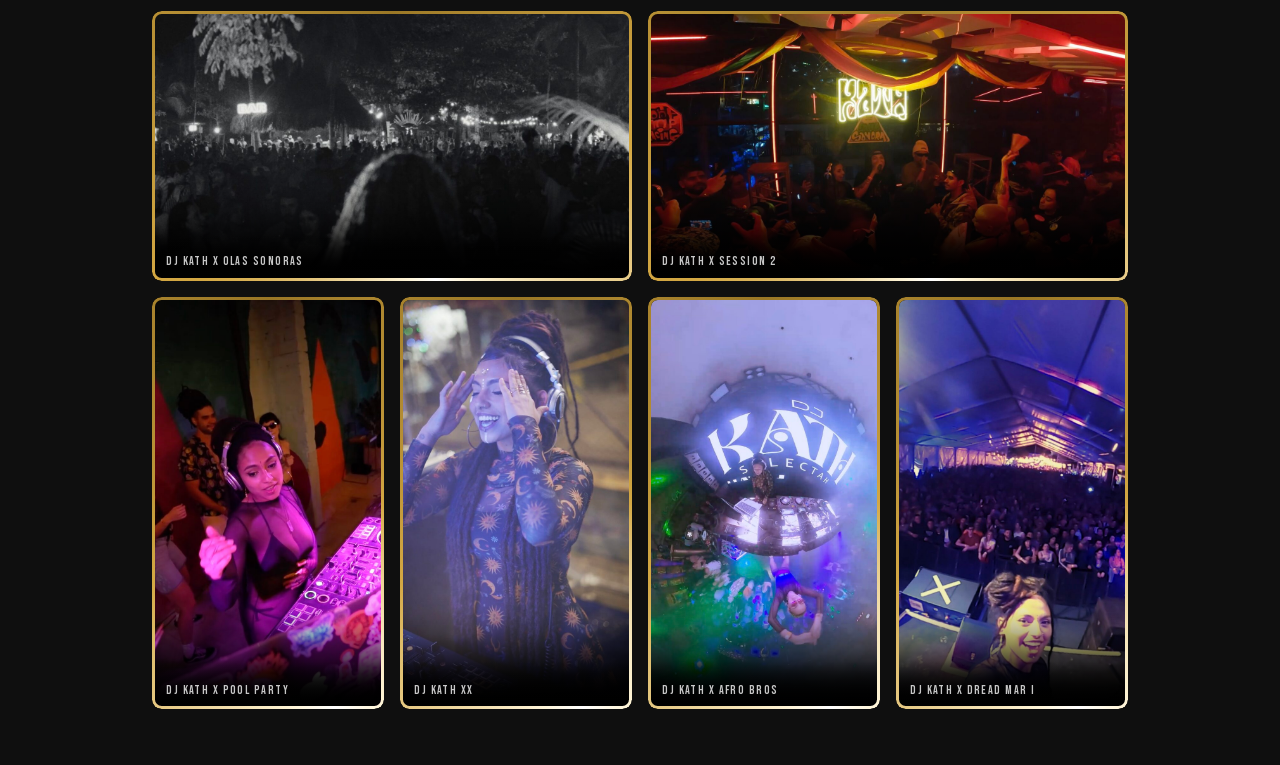
<file: about.html>
<!DOCTYPE html>
<html lang="es">
<head>
    <meta charset="UTF-8">
    <meta name="viewport" content="width=device-width, initial-scale=1.0">
    <script>try{if(!sessionStorage.getItem('kathIntro')&&!matchMedia('(prefers-reduced-motion: reduce)').matches){var d=document.documentElement;d.classList.add('intro');sessionStorage.setItem('kathIntro','1');document.addEventListener('DOMContentLoaded',function(){var i=document.querySelector('header > a > img'),go=function(){d.classList.add('go')};if(!i||i.complete)return go();i.addEventListener('load',go);i.addEventListener('error',go);setTimeout(go,2000)})}}catch(e){}</script>
    <title>Sobre DJ Kath | Biografía y trayectoria</title>
    <meta name="description" content="Quién es DJ Kath: su historia, su sonido y su recorrido por escenarios de Colombia y Europa. Afrobeats, Amapiano y raíces africanas desde Medellín.">
    <link rel="canonical" href="https://djkath.com/about.html">
    <meta property="og:type" content="profile">
    <meta property="og:site_name" content="DJ Kath">
    <meta property="og:locale" content="es_CO">
    <meta property="og:url" content="https://djkath.com/about.html">
    <meta property="og:title" content="Sobre DJ Kath | Biografía y trayectoria">
    <meta property="og:description" content="Quién es DJ Kath: su historia, su sonido y su recorrido por escenarios de Colombia y Europa. Afrobeats, Amapiano y raíces africanas desde Medellín.">
    <meta property="og:image" content="https://djkath.com/img/og-djkath.jpg">
    <meta property="og:image:width" content="1200">
    <meta property="og:image:height" content="630">
    <meta property="og:image:alt" content="DJ Kath en cabina">
    <meta name="twitter:card" content="summary_large_image">
    <meta name="twitter:title" content="Sobre DJ Kath | Biografía y trayectoria">
    <meta name="twitter:description" content="Quién es DJ Kath: su historia, su sonido y su recorrido por escenarios de Colombia y Europa. Afrobeats, Amapiano y raíces africanas desde Medellín.">
    <meta name="twitter:image" content="https://djkath.com/img/og-djkath.jpg">
    <link rel="icon" href="img/favicon.png" type="image/png">
    <link rel="apple-touch-icon" href="img/apple-touch-icon.png">
    <link rel="preload" href="fonts/bebas-neue-latin.woff2" as="font" type="font/woff2" crossorigin>
    <link rel="preload" href="fonts/antonio-latin.woff2" as="font" type="font/woff2" crossorigin>
    <link rel="stylesheet" href="assets/app.css?v=2">
    <style>
        body { font-family:'Antonio',system-ui,sans-serif; font-weight:300; background:#0F0F0F; }
        html { scroll-behavior:smooth; }
        .font-display { font-family:'Bebas Neue',system-ui,sans-serif; }
        .nav-link { font-family:'Bebas Neue',system-ui,sans-serif; letter-spacing:.14em; text-transform:uppercase; font-size:1.05rem; color:#fff; opacity:.82; transition:opacity .25s,color .25s; position:relative; padding-bottom:4px; }
        .nav-link:hover { opacity:1; color:#D4A843; }
        .nav-link.active { opacity:1; }
        .nav-link.active::after { content:''; position:absolute; left:0; right:0; bottom:-2px; height:2px; background:#D4A843; }
        .social-icon { color:#fff; opacity:.8; transition:opacity .25s,color .25s; }
        .social-icon:hover { opacity:1; color:#D4A843; }
        .social-icon svg { width: 26px; height: 26px; }
        #drawer .social-icon svg { width: 24px; height: 24px; }
        ::-webkit-scrollbar { width:4px; } ::-webkit-scrollbar-track { background:#0F0F0F; } ::-webkit-scrollbar-thumb { background:#D4A843; border-radius:2px; }
            #drawer .nav-link{font-size:1.25rem;}
        .bio p { font-weight:300; letter-spacing:.01em; }
        .bio .up { font-weight:500; color:#fff; text-transform:uppercase; letter-spacing:.04em; }
        .bio .hl { color:#D4A843; font-weight:500; }
        @property --ba { syntax:'<angle>'; inherits:false; initial-value:0deg; }
        .vcard { position:relative; border-radius:.6rem; background:#000; padding:3px; isolation:isolate; }
        .vcard video { display:block; width:100%; height:100%; border-radius:calc(.6rem - 3px); position:relative; z-index:1; }
        .vcard::before {
            content:''; position:absolute; inset:0; border-radius:inherit; padding:3px; pointer-events:none;
            background:conic-gradient(from var(--ba), #9a7726 0deg, #D4A843 90deg, #fff6da 152deg, #ffffff 162deg, #fff6da 172deg, #D4A843 235deg, #9a7726 360deg);
            -webkit-mask:linear-gradient(#000 0 0) content-box, linear-gradient(#000 0 0);
            -webkit-mask-composite:xor; mask:linear-gradient(#000 0 0) content-box, linear-gradient(#000 0 0); mask-composite:exclude;
            animation:spinBorder 3.5s linear infinite; z-index:20;
        }
        @keyframes spinBorder { to { --ba:360deg; } }
        @media (prefers-reduced-motion: reduce) {
            .vcard::before { animation:none; background:#D4A843; }
        }
        .vcap { font-family:'Bebas Neue',system-ui,sans-serif; letter-spacing:.12em; font-size:.75rem; line-height:1.15;
            color:rgba(255,255,255,.78); position:absolute; bottom:3px; left:3px; right:3px; z-index:10;
            padding:1.4rem .7rem .55rem; pointer-events:none; border-radius:0 0 calc(.6rem - 3px) calc(.6rem - 3px);
            background:linear-gradient(to top, rgba(0,0,0,.88), transparent); }
            /* Entrada del encabezado: solo en la primera página de la visita (clase .intro puesta en <head>).
           Queda en pausa hasta que carga el logo (clase .go) para no arrancar sobre una imagen sin descargar. */
        @keyframes kDrop { from { opacity: 0; transform: translateY(-22px); } to { opacity: 1; transform: none; } }
        @keyframes kWrite {
            from { clip-path: inset(-80% 180% -80% -80%); transform: scale(1.08); }
            to { clip-path: inset(-80%); transform: scale(1); }
        }
        @keyframes kRise { from { opacity: 0; transform: translateY(26px); } to { opacity: 1; transform: none; } }
        @keyframes kLine { from { transform: scaleX(0); } to { transform: scaleX(1); } }
        html.intro:not(.go) header *, html.intro:not(.go) #menuBtn, html.intro:not(.go) .hero-tagline, html.intro:not(.go) #scPlayer { animation-play-state: paused !important; }
        html.intro header .social-icon { animation: kDrop .9s cubic-bezier(.16, 1, .3, 1) backwards; }
        html.intro header .social-icon:nth-child(1) { animation-delay: .20s; }
        html.intro header .social-icon:nth-child(2) { animation-delay: .32s; }
        html.intro header .social-icon:nth-child(3) { animation-delay: .44s; }
        html.intro header .social-icon:nth-child(4) { animation-delay: .56s; }
        html.intro header .social-icon:nth-child(5) { animation-delay: .68s; }
        html.intro header > a > img { animation: kWrite 2.2s cubic-bezier(.45, 0, .25, 1) .5s backwards; }
        html.intro header .nav-link { animation: kRise .9s cubic-bezier(.16, 1, .3, 1) backwards; }
        html.intro header .nav-link:nth-child(1) { animation-delay: 1.90s; }
        html.intro header .nav-link:nth-child(2) { animation-delay: 2.04s; }
        html.intro header .nav-link:nth-child(3) { animation-delay: 2.18s; }
        html.intro header .nav-link:nth-child(4) { animation-delay: 2.32s; }
        html.intro header .nav-link:nth-child(5) { animation-delay: 2.46s; }
        html.intro header .nav-link:nth-child(6) { animation-delay: 2.60s; }
        html.intro header .nav-link.active::after { animation: kLine .8s cubic-bezier(.16, 1, .3, 1) 3.2s backwards; }
        html.intro #menuBtn { animation: kDrop .9s cubic-bezier(.16, 1, .3, 1) 1.9s backwards; }
        /* Menú: al pasar el mouse la palabra se voltea en espejo (HOME -> EMOH) y vuelve al salir.
           Gira el span interno, no el enlace, para que el área del mouse no se achique a mitad del giro. */
        header .nav-link .fw { display: inline-block; }
        @media (hover: hover) {
            header .nav-link:hover .fw { transform: perspective(400px) rotateY(180deg); }
        }
        @media (prefers-reduced-motion: no-preference) {
            header .nav-link .fw { transition: transform .55s cubic-bezier(.65, 0, .35, 1); }
        }
    </style>
</head>
<body class="text-white">

    <!-- Mobile menu (hamburguesa + drawer) -->
    <button id="menuBtn" aria-label="Abrir menú" class="sm:hidden fixed top-6 right-5 z-[60] text-white p-2">
      <svg width="28" height="28" viewBox="0 0 24 24" fill="none" stroke="currentColor" stroke-width="2" stroke-linecap="round"><line x1="3" y1="6" x2="21" y2="6"/><line x1="3" y1="12" x2="21" y2="12"/><line x1="3" y1="18" x2="21" y2="18"/></svg>
    </button>
    <div id="backdrop" class="sm:hidden fixed inset-0 bg-black/60 backdrop-blur-sm z-40 opacity-0 pointer-events-none transition-opacity duration-300"></div>
    <aside id="drawer" class="sm:hidden fixed top-0 right-0 h-full w-72 max-w-[80vw] bg-ink/95 backdrop-blur-md z-50 translate-x-full transition-transform duration-300 ease-out flex flex-col border-l border-white/10">
      <button id="menuClose" aria-label="Cerrar menú" class="self-end p-5 text-white">
        <svg width="26" height="26" viewBox="0 0 24 24" fill="none" stroke="currentColor" stroke-width="2" stroke-linecap="round"><line x1="6" y1="6" x2="18" y2="18"/><line x1="6" y1="18" x2="18" y2="6"/></svg>
      </button>
      <nav class="flex flex-col gap-7 px-8 mt-2">
        <a href="/" class="nav-link">Home</a>
        <a href="about.html" class="nav-link">About</a>
        <a href="tour.html" class="nav-link">Tour</a>
        <a href="music.html" class="nav-link">Music</a>
        <a href="video.html" class="nav-link">Fotos y video</a>
        <a href="contact.html" class="nav-link">Contact</a>
      </nav>
      <div class="mt-auto flex items-center gap-6 px-8 pb-10">
        <a href="https://www.instagram.com/djkath____/" target="_blank" rel="noopener" aria-label="Instagram" class="social-icon"><svg width="20" height="20" viewBox="0 0 24 24" fill="currentColor"><path d="M12 2.16c3.2 0 3.58.01 4.85.07 1.17.05 1.8.25 2.23.41.56.22.96.48 1.38.9.42.42.68.82.9 1.38.16.42.36 1.06.41 2.23.06 1.27.07 1.65.07 4.85s-.01 3.58-.07 4.85c-.05 1.17-.25 1.8-.41 2.23-.22.56-.48.96-.9 1.38-.42.42-.82.68-1.38.9-.42.16-1.06.36-2.23.41-1.27.06-1.65.07-4.85.07s-3.58-.01-4.85-.07c-1.17-.05-1.8-.25-2.23-.41a3.7 3.7 0 0 1-1.38-.9 3.7 3.7 0 0 1-.9-1.38c-.16-.42-.36-1.06-.41-2.23C2.17 15.58 2.16 15.2 2.16 12s.01-3.58.07-4.85c.05-1.17.25-1.8.41-2.23.22-.56.48-.96.9-1.38.42-.42.82-.68 1.38-.9.42-.16 1.06-.36 2.23-.41C8.42 2.17 8.8 2.16 12 2.16M12 0C8.74 0 8.33.01 7.05.07 5.78.13 4.9.33 4.14.63c-.79.31-1.46.72-2.12 1.38C1.36 2.67.95 3.34.63 4.14.33 4.9.13 5.78.07 7.05.01 8.33 0 8.74 0 12s.01 3.67.07 4.95c.06 1.27.26 2.15.56 2.91.31.8.72 1.47 1.38 2.13.66.66 1.33 1.07 2.12 1.38.76.3 1.64.5 2.91.56C8.33 23.99 8.74 24 12 24s3.67-.01 4.95-.07c1.27-.06 2.15-.26 2.91-.56.8-.31 1.47-.72 2.13-1.38.66-.66 1.07-1.33 1.38-2.13.3-.76.5-1.64.56-2.91.06-1.28.07-1.69.07-4.95s-.01-3.67-.07-4.95c-.06-1.27-.26-2.15-.56-2.91a5.9 5.9 0 0 0-1.38-2.12A5.9 5.9 0 0 0 19.86.63c-.76-.3-1.64-.5-2.91-.56C15.67.01 15.26 0 12 0z"/><path d="M12 5.84A6.16 6.16 0 1 0 18.16 12 6.16 6.16 0 0 0 12 5.84zM12 16a4 4 0 1 1 4-4 4 4 0 0 1-4 4z"/><circle cx="18.41" cy="5.59" r="1.44"/></svg></a>
        <a href="https://www.tiktok.com/@djkath____" target="_blank" rel="noopener" aria-label="TikTok" class="social-icon"><svg width="20" height="20" viewBox="0 0 24 24" fill="currentColor"><path d="M19.59 6.69a4.83 4.83 0 0 1-3.77-4.25V2h-3.45v13.67a2.89 2.89 0 0 1-5.2 1.74 2.89 2.89 0 0 1 2.31-4.64 2.93 2.93 0 0 1 .88.13V9.4a6.84 6.84 0 0 0-1-.05A6.33 6.33 0 0 0 5 20.1a6.34 6.34 0 0 0 10.86-4.43v-7a8.16 8.16 0 0 0 4.77 1.52v-3.4a4.85 4.85 0 0 1-1.04-.1z"/></svg></a>
        <a href="https://www.youtube.com/@DjKathh" target="_blank" rel="noopener" aria-label="YouTube" class="social-icon"><svg width="20" height="20" viewBox="0 0 24 24" fill="currentColor"><path d="M23.498 6.186a3.016 3.016 0 0 0-2.122-2.136C19.505 3.545 12 3.545 12 3.545s-7.505 0-9.377.505A3.017 3.017 0 0 0 .502 6.186C0 8.07 0 12 0 12s0 3.93.502 5.814a3.016 3.016 0 0 0 2.122 2.136c1.871.505 9.376.505 9.376.505s7.505 0 9.377-.505a3.015 3.015 0 0 0 2.122-2.136C24 15.93 24 12 24 12s0-3.93-.502-5.814zM9.545 15.568V8.432L15.818 12l-6.273 3.568z"/></svg></a>
        <a href="https://open.spotify.com/user/12130058466" target="_blank" rel="noopener" aria-label="Spotify" class="social-icon"><svg width="20" height="20" viewBox="0 0 24 24" fill="currentColor"><path d="M12 0C5.4 0 0 5.4 0 12s5.4 12 12 12 12-5.4 12-12S18.66 0 12 0zm5.521 17.34c-.24.359-.66.48-1.021.24-2.82-1.74-6.36-2.101-10.561-1.141-.418.122-.84-.179-.96-.6-.122-.42.18-.84.6-.96 4.561-1.021 8.52-.6 11.64 1.32.42.18.479.659.301 1.02zm1.44-3.3c-.301.42-.841.6-1.262.3-3.239-1.98-8.159-2.58-11.939-1.38-.479.12-1.02-.12-1.14-.6-.12-.48.12-1.021.6-1.141C9.6 9.9 15 10.561 18.72 12.84c.361.181.54.78.241 1.2zm.12-3.36C15.24 8.4 8.82 8.16 5.16 9.301c-.6.179-1.2-.181-1.38-.721-.18-.601.18-1.2.72-1.381 4.26-1.26 11.28-1.02 15.721 1.621.539.3.719 1.02.419 1.56-.299.421-1.02.599-1.559.3z"/></svg></a>
        <a href="https://soundcloud.com/katherine-vargas-pineda" target="_blank" rel="noopener" aria-label="SoundCloud" class="social-icon"><svg width="20" height="20" viewBox="0 0 24 24" fill="currentColor"><path d="M1.175 12.225c-.051 0-.094.046-.101.1l-.233 2.154.233 2.105c.007.058.05.098.101.098.05 0 .09-.04.099-.098l.255-2.105-.27-2.154c0-.057-.045-.1-.09-.1m-.899.828c-.06 0-.091.037-.104.094L0 14.479l.165 1.308c0 .055.045.094.09.094s.089-.045.104-.104l.21-1.319-.21-1.334c0-.061-.044-.09-.09-.09m1.83-1.229c-.061 0-.12.045-.12.104l-.21 2.563.225 2.458c0 .06.045.12.119.12.061 0 .105-.061.121-.12l.254-2.474-.254-2.548c-.016-.06-.061-.12-.121-.12m.945-.089c-.075 0-.135.06-.15.135l-.193 2.64.21 2.544c.016.077.075.138.149.138.075 0 .135-.061.15-.15l.24-2.532-.24-2.623c0-.075-.06-.135-.135-.135l-.031-.005zm1.155.36c-.005-.09-.075-.149-.159-.149-.09 0-.158.06-.164.149l-.217 2.43.2 2.563c0 .09.075.157.159.157.074 0 .148-.068.148-.158l.227-2.563-.227-2.444.033.014.067-.012zm.809-1.709c-.101 0-.18.09-.18.181l-.21 3.957.187 2.563c0 .09.08.164.18.164.094 0 .174-.09.18-.18l.209-2.563-.209-3.972c-.008-.104-.088-.18-.18-.18m.959-.914c-.105 0-.195.09-.203.194l-.18 4.872.165 2.548c0 .12.09.209.195.209.104 0 .194-.089.21-.209l.193-2.548-.192-4.856c-.016-.12-.105-.21-.21-.21m1.034-.402c-.121 0-.211.089-.225.209l-.165 5.275.165 2.52c.014.119.104.225.225.225.119 0 .225-.105.225-.225l.195-2.52-.196-5.275c0-.12-.105-.225-.225-.225m1.155.045c0-.135-.105-.24-.24-.24-.119 0-.24.105-.24.24l-.149 5.441.149 2.504c.016.135.121.24.256.24.119 0 .24-.105.24-.24l.165-2.504-.18-5.456zm1.245-.066c0-.075-.029-.149-.075-.196-.06-.06-.119-.09-.196-.09-.06 0-.135.03-.18.075-.061.061-.105.135-.105.21l-.182 5.532.165 2.488c0 .15.135.285.285.285s.285-.135.285-.285l.18-2.488-.18-5.532-.022.011-.005-.005zm1.184-1.273c-.067-.052-.142-.082-.225-.082-.119 0-.24.046-.314.135-.075.075-.135.181-.135.301l-.027.244-.135 5.382.165 2.473c0 .181.165.345.345.345s.345-.164.36-.36l.15-2.458-.165-5.398c0-.135-.061-.255-.15-.33m1.245-.045c-.075-.044-.165-.075-.255-.075-.105 0-.21.03-.285.09-.105.075-.18.211-.18.345l-.014.149-.165 5.503.165 2.443c.016.21.18.375.39.375.196 0 .375-.165.39-.375l.165-2.443-.165-5.503c-.016-.165-.105-.3-.236-.36m2.475 1.808c-.21 0-.405.054-.585.149-.12-1.348-1.245-2.413-2.625-2.413-.345 0-.675.075-.96.196-.105.044-.135.09-.135.18v6.78c0 .09.075.165.165.18h4.155c.825 0 1.5-.66 1.5-1.485s-.66-1.5-1.485-1.5"/></svg></a>
        </div>
    </aside>

    <!-- HEADER -->
    <header class="flex flex-col items-center pt-8 px-6">
        <div class="flex items-center gap-6 mb-5">
            <a href="https://www.instagram.com/djkath____/" target="_blank" rel="noopener" aria-label="Instagram" class="social-icon"><svg width="20" height="20" viewBox="0 0 24 24" fill="currentColor"><path d="M12 2.16c3.2 0 3.58.01 4.85.07 1.17.05 1.8.25 2.23.41.56.22.96.48 1.38.9.42.42.68.82.9 1.38.16.42.36 1.06.41 2.23.06 1.27.07 1.65.07 4.85s-.01 3.58-.07 4.85c-.05 1.17-.25 1.8-.41 2.23-.22.56-.48.96-.9 1.38-.42.42-.82.68-1.38.9-.42.16-1.06.36-2.23.41-1.27.06-1.65.07-4.85.07s-3.58-.01-4.85-.07c-1.17-.05-1.8-.25-2.23-.41a3.7 3.7 0 0 1-1.38-.9 3.7 3.7 0 0 1-.9-1.38c-.16-.42-.36-1.06-.41-2.23C2.17 15.58 2.16 15.2 2.16 12s.01-3.58.07-4.85c.05-1.17.25-1.8.41-2.23.22-.56.48-.96.9-1.38.42-.42.82-.68 1.38-.9.42-.16 1.06-.36 2.23-.41C8.42 2.17 8.8 2.16 12 2.16M12 0C8.74 0 8.33.01 7.05.07 5.78.13 4.9.33 4.14.63c-.79.31-1.46.72-2.12 1.38C1.36 2.67.95 3.34.63 4.14.33 4.9.13 5.78.07 7.05.01 8.33 0 8.74 0 12s.01 3.67.07 4.95c.06 1.27.26 2.15.56 2.91.31.8.72 1.47 1.38 2.13.66.66 1.33 1.07 2.12 1.38.76.3 1.64.5 2.91.56C8.33 23.99 8.74 24 12 24s3.67-.01 4.95-.07c1.27-.06 2.15-.26 2.91-.56.8-.31 1.47-.72 2.13-1.38.66-.66 1.07-1.33 1.38-2.13.3-.76.5-1.64.56-2.91.06-1.28.07-1.69.07-4.95s-.01-3.67-.07-4.95c-.06-1.27-.26-2.15-.56-2.91a5.9 5.9 0 0 0-1.38-2.12A5.9 5.9 0 0 0 19.86.63c-.76-.3-1.64-.5-2.91-.56C15.67.01 15.26 0 12 0z"/><path d="M12 5.84A6.16 6.16 0 1 0 18.16 12 6.16 6.16 0 0 0 12 5.84zM12 16a4 4 0 1 1 4-4 4 4 0 0 1-4 4z"/><circle cx="18.41" cy="5.59" r="1.44"/></svg></a>
            <a href="https://www.tiktok.com/@djkath____" target="_blank" rel="noopener" aria-label="TikTok" class="social-icon"><svg width="20" height="20" viewBox="0 0 24 24" fill="currentColor"><path d="M19.59 6.69a4.83 4.83 0 0 1-3.77-4.25V2h-3.45v13.67a2.89 2.89 0 0 1-5.2 1.74 2.89 2.89 0 0 1 2.31-4.64 2.93 2.93 0 0 1 .88.13V9.4a6.84 6.84 0 0 0-1-.05A6.33 6.33 0 0 0 5 20.1a6.34 6.34 0 0 0 10.86-4.43v-7a8.16 8.16 0 0 0 4.77 1.52v-3.4a4.85 4.85 0 0 1-1.04-.1z"/></svg></a>
            <a href="https://www.youtube.com/@DjKathh" target="_blank" rel="noopener" aria-label="YouTube" class="social-icon"><svg width="20" height="20" viewBox="0 0 24 24" fill="currentColor"><path d="M23.498 6.186a3.016 3.016 0 0 0-2.122-2.136C19.505 3.545 12 3.545 12 3.545s-7.505 0-9.377.505A3.017 3.017 0 0 0 .502 6.186C0 8.07 0 12 0 12s0 3.93.502 5.814a3.016 3.016 0 0 0 2.122 2.136c1.871.505 9.376.505 9.376.505s7.505 0 9.377-.505a3.015 3.015 0 0 0 2.122-2.136C24 15.93 24 12 24 12s0-3.93-.502-5.814zM9.545 15.568V8.432L15.818 12l-6.273 3.568z"/></svg></a>
            <a href="https://open.spotify.com/user/12130058466" target="_blank" rel="noopener" aria-label="Spotify" class="social-icon"><svg width="20" height="20" viewBox="0 0 24 24" fill="currentColor"><path d="M12 0C5.4 0 0 5.4 0 12s5.4 12 12 12 12-5.4 12-12S18.66 0 12 0zm5.521 17.34c-.24.359-.66.48-1.021.24-2.82-1.74-6.36-2.101-10.561-1.141-.418.122-.84-.179-.96-.6-.122-.42.18-.84.6-.96 4.561-1.021 8.52-.6 11.64 1.32.42.18.479.659.301 1.02zm1.44-3.3c-.301.42-.841.6-1.262.3-3.239-1.98-8.159-2.58-11.939-1.38-.479.12-1.02-.12-1.14-.6-.12-.48.12-1.021.6-1.141C9.6 9.9 15 10.561 18.72 12.84c.361.181.54.78.241 1.2zm.12-3.36C15.24 8.4 8.82 8.16 5.16 9.301c-.6.179-1.2-.181-1.38-.721-.18-.601.18-1.2.72-1.381 4.26-1.26 11.28-1.02 15.721 1.621.539.3.719 1.02.419 1.56-.299.421-1.02.599-1.559.3z"/></svg></a>
            <a href="https://soundcloud.com/katherine-vargas-pineda" target="_blank" rel="noopener" aria-label="SoundCloud" class="social-icon"><svg width="20" height="20" viewBox="0 0 24 24" fill="currentColor"><path d="M1.175 12.225c-.051 0-.094.046-.101.1l-.233 2.154.233 2.105c.007.058.05.098.101.098.05 0 .09-.04.099-.098l.255-2.105-.27-2.154c0-.057-.045-.1-.09-.1m-.899.828c-.06 0-.091.037-.104.094L0 14.479l.165 1.308c0 .055.045.094.09.094s.089-.045.104-.104l.21-1.319-.21-1.334c0-.061-.044-.09-.09-.09m1.83-1.229c-.061 0-.12.045-.12.104l-.21 2.563.225 2.458c0 .06.045.12.119.12.061 0 .105-.061.121-.12l.254-2.474-.254-2.548c-.016-.06-.061-.12-.121-.12m.945-.089c-.075 0-.135.06-.15.135l-.193 2.64.21 2.544c.016.077.075.138.149.138.075 0 .135-.061.15-.15l.24-2.532-.24-2.623c0-.075-.06-.135-.135-.135l-.031-.005zm1.155.36c-.005-.09-.075-.149-.159-.149-.09 0-.158.06-.164.149l-.217 2.43.2 2.563c0 .09.075.157.159.157.074 0 .148-.068.148-.158l.227-2.563-.227-2.444.033.014.067-.012zm.809-1.709c-.101 0-.18.09-.18.181l-.21 3.957.187 2.563c0 .09.08.164.18.164.094 0 .174-.09.18-.18l.209-2.563-.209-3.972c-.008-.104-.088-.18-.18-.18m.959-.914c-.105 0-.195.09-.203.194l-.18 4.872.165 2.548c0 .12.09.209.195.209.104 0 .194-.089.21-.209l.193-2.548-.192-4.856c-.016-.12-.105-.21-.21-.21m1.034-.402c-.121 0-.211.089-.225.209l-.165 5.275.165 2.52c.014.119.104.225.225.225.119 0 .225-.105.225-.225l.195-2.52-.196-5.275c0-.12-.105-.225-.225-.225m1.155.045c0-.135-.105-.24-.24-.24-.119 0-.24.105-.24.24l-.149 5.441.149 2.504c.016.135.121.24.256.24.119 0 .24-.105.24-.24l.165-2.504-.18-5.456zm1.245-.066c0-.075-.029-.149-.075-.196-.06-.06-.119-.09-.196-.09-.06 0-.135.03-.18.075-.061.061-.105.135-.105.21l-.182 5.532.165 2.488c0 .15.135.285.285.285s.285-.135.285-.285l.18-2.488-.18-5.532-.022.011-.005-.005zm1.184-1.273c-.067-.052-.142-.082-.225-.082-.119 0-.24.046-.314.135-.075.075-.135.181-.135.301l-.027.244-.135 5.382.165 2.473c0 .181.165.345.345.345s.345-.164.36-.36l.15-2.458-.165-5.398c0-.135-.061-.255-.15-.33m1.245-.045c-.075-.044-.165-.075-.255-.075-.105 0-.21.03-.285.09-.105.075-.18.211-.18.345l-.014.149-.165 5.503.165 2.443c.016.21.18.375.39.375.196 0 .375-.165.39-.375l.165-2.443-.165-5.503c-.016-.165-.105-.3-.236-.36m2.475 1.808c-.21 0-.405.054-.585.149-.12-1.348-1.245-2.413-2.625-2.413-.345 0-.675.075-.96.196-.105.044-.135.09-.135.18v6.78c0 .09.075.165.165.18h4.155c.825 0 1.5-.66 1.5-1.485s-.66-1.5-1.485-1.5"/></svg></a>
        </div>
        <a href="/"><img src="img/logo-kath-amarillo.png" alt="DJ Kath" width="2200" height="1600" class="w-[150px] sm:w-[180px]"></a>
        <nav class="hidden sm:flex sm:flex-wrap sm:items-center sm:justify-center sm:gap-x-7 mt-6">
            <a href="/" class="nav-link">Home</a>
            <a href="about.html" class="nav-link active">About</a>
            <a href="tour.html" class="nav-link">Tour</a>
            <a href="music.html" class="nav-link">Music</a>
            <a href="video.html" class="nav-link">Fotos y video</a>
            <a href="contact.html" class="nav-link">Contact</a>
        </nav>
    </header>

    <!-- BIO -->
    <main class="max-w-5xl mx-auto px-6 py-14">
        <h1 class="font-display text-5xl sm:text-6xl tracking-[.04em] text-amber leading-none">ABOUT<span class="sr-only"> — biografía y trayectoria de DJ Kath</span></h1>
        <p class="font-display tracking-[.28em] text-sm text-white/70 mb-10 mt-1">AFROBEATS · AMAPIANO · DANCEHALL · MOOMBAHTON</p>

        <div class="grid md:grid-cols-[minmax(0,38%)_1fr] gap-8 lg:gap-12 items-start">
            <!-- Foto editada -->
            <div class="md:sticky md:top-10">
                <img src="img/about-portrait.webp" width="900" height="1350" alt="DJ Kath" class="w-full rounded-xl ring-1 ring-amber/40 shadow-[0_10px_40px_rgba(0,0,0,.6)]">
            </div>
            <!-- Texto -->
            <div class="bio space-y-5 text-white/85 leading-relaxed text-[17px] sm:text-lg text-justify [hyphens:auto]">
                <p>Soy <span class="hl">DJ Kath</span>, DJ y directora creativa de <span class="up">Medellín</span>, Colombia, especializada en afrobeats, amapiano, dancehall y moombahton. Mi propuesta busca transformar cada presentación en una experiencia de conexión, baile y celebración de la cultura afro.</p>

                <p>He representado a Colombia en festivales internacionales como <span class="up">Rototom Sunsplash</span> (España) y he compartido escenario con artistas como <span class="up">Dread Mar I</span>, <span class="up">Alborosie</span>, <span class="up">Kybba</span>, <span class="up">Afro Bros</span>, <span class="up">Green Valley</span>, <span class="up">Kalibwoy</span>, <span class="up">Blaiz Fayah</span>, <span class="up">Tribal Kush</span>, <span class="up">Robin Roxette</span> y <span class="up">Jossman</span>, entre otros artistas nacionales. Además, fui la DJ oficial de <span class="up">Afro B</span> en Colombia después de mi primer tour en Europa.</p>

                <p>Con una sólida trayectoria nacional e internacional, he llevado mi música a países como <span class="up">México</span>, <span class="up">Ecuador</span>, <span class="up">Chile</span> y diversas ciudades de <span class="up">Europa</span>. En Medellín, también he impulsado una plataforma que fortalece la escena afrobeats y dancehall mediante eventos que promueven el intercambio cultural y la conexión con el público.</p>
            </div>
        </div>

        <!-- KATH EN VIVO -->
        <section class="mt-20">
            <h2 class="font-display text-4xl sm:text-5xl tracking-[.04em] text-amber leading-none">KATH EN VIVO</h2>
            <p class="font-display tracking-[.28em] text-sm text-white/60 mt-1 mb-8">PRESENTACIONES · FESTIVALES · SESSIONS</p>

            <div class="vgrid grid grid-cols-2 sm:grid-cols-3 lg:grid-cols-4 gap-3 sm:gap-4 items-start">
                <figure class="vcard aspect-[9/16]">
                    <video class="object-cover" preload="none" controls playsinline poster="img/videos/dj-kath-x.jpg"><source src="img/videos/dj-kath-x.mp4" type="video/mp4"></video>
                    <figcaption class="vcap">DJ KATH X</figcaption>
                </figure>
                <figure class="vcard aspect-[9/16]">
                    <video class="object-cover" preload="none" controls playsinline poster="img/videos/rototom-espana.jpg"><source src="img/videos/rototom-espana.mp4?v=2" type="video/mp4"></video>
                    <figcaption class="vcap">DJ KATH X ROTOTOM ESPAÑA</figcaption>
                </figure>
                <figure class="vcard aspect-[9/16]">
                    <video class="object-cover" preload="none" controls playsinline poster="img/videos/tribal-kush.jpg"><source src="img/videos/tribal-kush.mp4" type="video/mp4"></video>
                    <figcaption class="vcap">DJ KATH X TRIBAL KUSH</figcaption>
                </figure>
                <figure class="vcard aspect-[9/16]">
                    <video class="object-cover" preload="none" controls playsinline poster="img/videos/kybba.jpg"><source src="img/videos/kybba.mp4" type="video/mp4"></video>
                    <figcaption class="vcap">DJ KATH X KYBBA</figcaption>
                </figure>
                <figure class="vcard aspect-[16/9] col-span-2 sm:col-span-3 lg:col-span-2">
                    <video class="object-cover" preload="none" controls playsinline poster="img/videos/olas-sonoras.jpg"><source src="img/videos/olas-sonoras.mp4" type="video/mp4"></video>
                    <figcaption class="vcap">DJ KATH X OLAS SONORAS</figcaption>
                </figure>
                <figure class="vcard aspect-[16/9] col-span-2 sm:col-span-3 lg:col-span-2">
                    <video class="object-cover" preload="none" controls playsinline poster="img/videos/session-2.jpg"><source src="img/videos/session-2.mp4" type="video/mp4"></video>
                    <figcaption class="vcap">DJ KATH X SESSION 2</figcaption>
                </figure>
                <figure class="vcard aspect-[9/16]">
                    <video class="object-cover" preload="none" controls playsinline poster="img/videos/pool-party.jpg"><source src="img/videos/pool-party.mp4" type="video/mp4"></video>
                    <figcaption class="vcap">DJ KATH X POOL PARTY</figcaption>
                </figure>
                <figure class="vcard aspect-[9/16]">
                    <video class="object-cover" preload="none" controls playsinline poster="img/videos/dj-kath-xx.jpg"><source src="img/videos/dj-kath-xx.mp4" type="video/mp4"></video>
                    <figcaption class="vcap">DJ KATH XX</figcaption>
                </figure>
                <figure class="vcard aspect-[9/16]">
                    <video class="object-cover" preload="none" controls playsinline poster="img/videos/afro-bross.jpg"><source src="img/videos/afro-bross.mp4" type="video/mp4"></video>
                    <figcaption class="vcap">DJ KATH X AFRO BROS</figcaption>
                </figure>
                <figure class="vcard aspect-[9/16]">
                    <video class="object-cover" preload="none" controls playsinline poster="img/videos/dread-mar-i.jpg"><source src="img/videos/dread-mar-i.mp4" type="video/mp4"></video>
                    <figcaption class="vcap">DJ KATH X DREAD MAR I</figcaption>
                </figure>
            </div>
        </section>
    </main>

    <script>
      (function(){
        var page=location.pathname.split('/').pop();
        if(!page||page==='index.html') page='/';
        document.querySelectorAll('a.nav-link').forEach(function(a){
          if(a.getAttribute('href')===page) a.classList.add('active');
        });
        var btn=document.getElementById('menuBtn'),cls=document.getElementById('menuClose'),
            dr=document.getElementById('drawer'),bd=document.getElementById('backdrop');
        function open(){dr.classList.remove('translate-x-full');bd.classList.remove('opacity-0','pointer-events-none');}
        function close(){dr.classList.add('translate-x-full');bd.classList.add('opacity-0','pointer-events-none');}
        if(btn){btn.onclick=open;cls.onclick=close;bd.onclick=close;}
        // Pausar otros videos al reproducir uno
        var vids=Array.prototype.slice.call(document.querySelectorAll('.vcard video'));
        vids.forEach(function(v){
          v.addEventListener('play',function(){
            vids.forEach(function(o){ if(o!==v) o.pause(); });
            var cap=v.parentNode.querySelector('figcaption'); if(cap) cap.style.opacity='0';
          });
          v.addEventListener('pause',function(){
            var cap=v.parentNode.querySelector('figcaption'); if(cap) cap.style.opacity='1';
          });
        });
      })();
    </script>
    <script>
      // Envuelve el texto del menú en un span para el volteo en espejo al pasar el mouse
      document.querySelectorAll('header .nav-link').forEach(function(a){
        a.innerHTML='<span class="fw">'+a.innerHTML.trim()+'</span>';
      });
    </script>
</body>
</html>
</file>
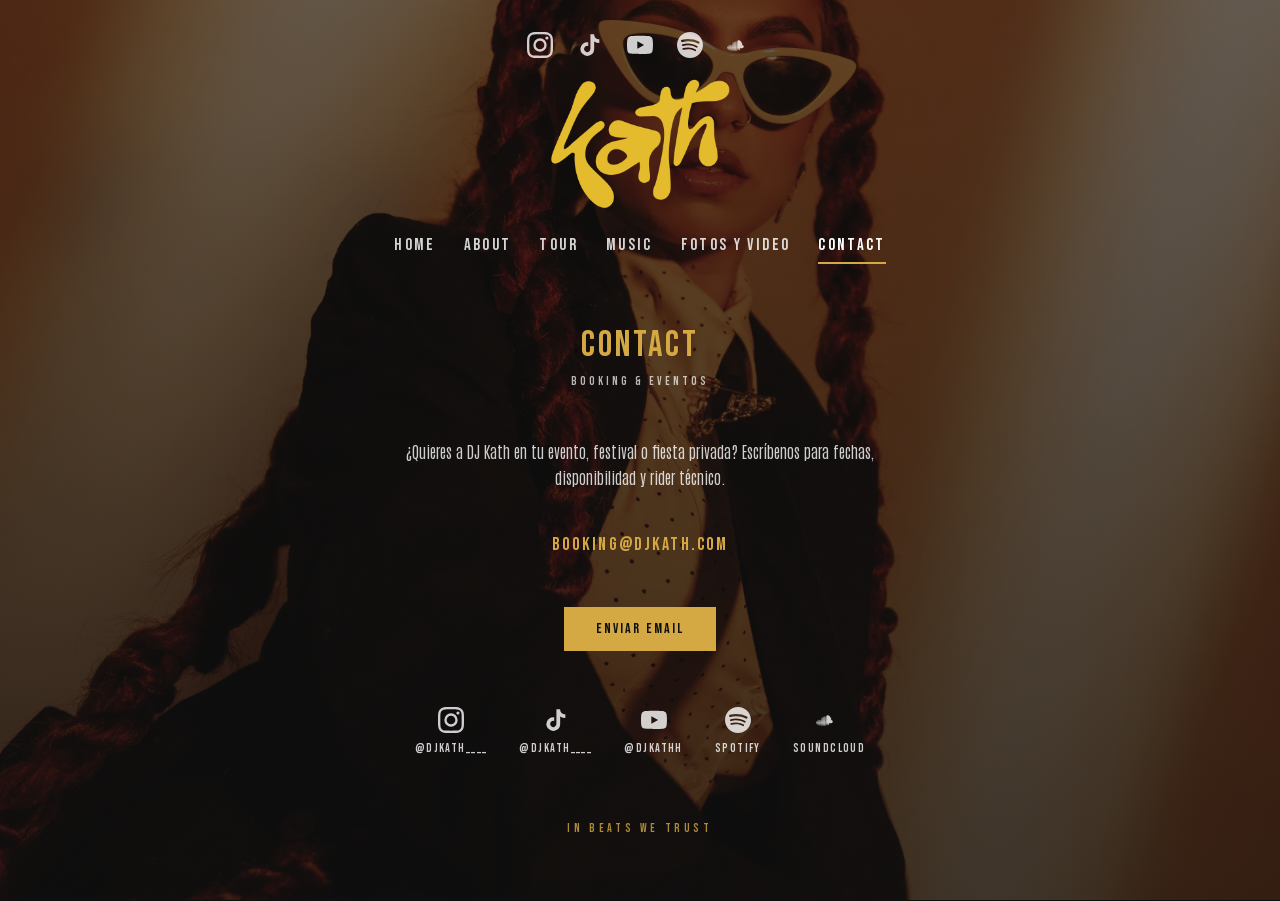
<file: contact.html>
<!DOCTYPE html>
<html lang="es">
<head>
    <meta charset="UTF-8">
    <meta name="viewport" content="width=device-width, initial-scale=1.0">
    <script>try{if(!sessionStorage.getItem('kathIntro')&&!matchMedia('(prefers-reduced-motion: reduce)').matches){var d=document.documentElement;d.classList.add('intro');sessionStorage.setItem('kathIntro','1');document.addEventListener('DOMContentLoaded',function(){var i=document.querySelector('header > a > img'),go=function(){d.classList.add('go')};if(!i||i.complete)return go();i.addEventListener('load',go);i.addEventListener('error',go);setTimeout(go,2000)})}}catch(e){}</script>
    <title>Contacto y booking de DJ Kath</title>
    <meta name="description" content="Contrata a DJ Kath para tu evento, festival o fiesta privada. Escribe a booking@djkath.com para fechas, disponibilidad y rider técnico.">
    <link rel="canonical" href="https://djkath.com/contact.html">
    <meta property="og:type" content="website">
    <meta property="og:site_name" content="DJ Kath">
    <meta property="og:locale" content="es_CO">
    <meta property="og:url" content="https://djkath.com/contact.html">
    <meta property="og:title" content="Contacto y booking de DJ Kath">
    <meta property="og:description" content="Contrata a DJ Kath para tu evento, festival o fiesta privada. Escribe a booking@djkath.com para fechas, disponibilidad y rider técnico.">
    <meta property="og:image" content="https://djkath.com/img/og-djkath.jpg">
    <meta property="og:image:width" content="1200">
    <meta property="og:image:height" content="630">
    <meta property="og:image:alt" content="DJ Kath en cabina">
    <meta name="twitter:card" content="summary_large_image">
    <meta name="twitter:title" content="Contacto y booking de DJ Kath">
    <meta name="twitter:description" content="Contrata a DJ Kath para tu evento, festival o fiesta privada. Escribe a booking@djkath.com para fechas, disponibilidad y rider técnico.">
    <meta name="twitter:image" content="https://djkath.com/img/og-djkath.jpg">
    <link rel="icon" href="img/favicon.png" type="image/png">
    <link rel="apple-touch-icon" href="img/apple-touch-icon.png">
    <link rel="preload" href="fonts/bebas-neue-latin.woff2" as="font" type="font/woff2" crossorigin>
    <link rel="preload" href="fonts/antonio-latin.woff2" as="font" type="font/woff2" crossorigin>
    <link rel="stylesheet" href="assets/app.css?v=2">
    <style>
        body { font-family:'Antonio',system-ui,sans-serif; font-weight:300; background:#0F0F0F; }
        html { scroll-behavior:smooth; }
        .font-display { font-family:'Bebas Neue',system-ui,sans-serif; }
        .page-bg { position:fixed; inset:0; z-index:-2; background-size:cover; background-position:center; }
        .page-bg::after { content:''; position:absolute; inset:0; background:linear-gradient(180deg, rgba(15,15,15,.65) 0%, rgba(15,15,15,.80) 100%); }
        .nav-link { font-family:'Bebas Neue',system-ui,sans-serif; letter-spacing:.14em; text-transform:uppercase; font-size:1.05rem; color:#fff; opacity:.82; transition:opacity .25s,color .25s; position:relative; padding-bottom:4px; }
        .nav-link:hover { opacity:1; color:#D4A843; }
        .nav-link.active { opacity:1; }
        .nav-link.active::after { content:''; position:absolute; left:0; right:0; bottom:-2px; height:2px; background:#D4A843; }
        .social-icon { color:#fff; opacity:.8; transition:opacity .25s,color .25s; }
        .social-icon:hover { opacity:1; color:#D4A843; }
        .social-icon svg { width: 26px; height: 26px; }
        #drawer .social-icon svg { width: 24px; height: 24px; }
        ::-webkit-scrollbar { width:4px; } ::-webkit-scrollbar-track { background:#0F0F0F; } ::-webkit-scrollbar-thumb { background:#D4A843; border-radius:2px; }
            #drawer .nav-link{font-size:1.25rem;}
            /* Entrada del encabezado: solo en la primera página de la visita (clase .intro puesta en <head>).
           Queda en pausa hasta que carga el logo (clase .go) para no arrancar sobre una imagen sin descargar. */
        @keyframes kDrop { from { opacity: 0; transform: translateY(-22px); } to { opacity: 1; transform: none; } }
        @keyframes kWrite {
            from { clip-path: inset(-80% 180% -80% -80%); transform: scale(1.08); }
            to { clip-path: inset(-80%); transform: scale(1); }
        }
        @keyframes kRise { from { opacity: 0; transform: translateY(26px); } to { opacity: 1; transform: none; } }
        @keyframes kLine { from { transform: scaleX(0); } to { transform: scaleX(1); } }
        html.intro:not(.go) header *, html.intro:not(.go) #menuBtn, html.intro:not(.go) .hero-tagline, html.intro:not(.go) #scPlayer { animation-play-state: paused !important; }
        html.intro header .social-icon { animation: kDrop .9s cubic-bezier(.16, 1, .3, 1) backwards; }
        html.intro header .social-icon:nth-child(1) { animation-delay: .20s; }
        html.intro header .social-icon:nth-child(2) { animation-delay: .32s; }
        html.intro header .social-icon:nth-child(3) { animation-delay: .44s; }
        html.intro header .social-icon:nth-child(4) { animation-delay: .56s; }
        html.intro header .social-icon:nth-child(5) { animation-delay: .68s; }
        html.intro header > a > img { animation: kWrite 2.2s cubic-bezier(.45, 0, .25, 1) .5s backwards; }
        html.intro header .nav-link { animation: kRise .9s cubic-bezier(.16, 1, .3, 1) backwards; }
        html.intro header .nav-link:nth-child(1) { animation-delay: 1.90s; }
        html.intro header .nav-link:nth-child(2) { animation-delay: 2.04s; }
        html.intro header .nav-link:nth-child(3) { animation-delay: 2.18s; }
        html.intro header .nav-link:nth-child(4) { animation-delay: 2.32s; }
        html.intro header .nav-link:nth-child(5) { animation-delay: 2.46s; }
        html.intro header .nav-link:nth-child(6) { animation-delay: 2.60s; }
        html.intro header .nav-link.active::after { animation: kLine .8s cubic-bezier(.16, 1, .3, 1) 3.2s backwards; }
        html.intro #menuBtn { animation: kDrop .9s cubic-bezier(.16, 1, .3, 1) 1.9s backwards; }
        /* Menú: al pasar el mouse la palabra se voltea en espejo (HOME -> EMOH) y vuelve al salir.
           Gira el span interno, no el enlace, para que el área del mouse no se achique a mitad del giro. */
        header .nav-link .fw { display: inline-block; }
        @media (hover: hover) {
            header .nav-link:hover .fw { transform: perspective(400px) rotateY(180deg); }
        }
        @media (prefers-reduced-motion: no-preference) {
            header .nav-link .fw { transition: transform .55s cubic-bezier(.65, 0, .35, 1); }
        }
    </style>
</head>
<body class="text-white">

    <!-- Mobile menu (hamburguesa + drawer) -->
    <button id="menuBtn" aria-label="Abrir menú" class="sm:hidden fixed top-6 right-5 z-[60] text-white p-2">
      <svg width="28" height="28" viewBox="0 0 24 24" fill="none" stroke="currentColor" stroke-width="2" stroke-linecap="round"><line x1="3" y1="6" x2="21" y2="6"/><line x1="3" y1="12" x2="21" y2="12"/><line x1="3" y1="18" x2="21" y2="18"/></svg>
    </button>
    <div id="backdrop" class="sm:hidden fixed inset-0 bg-black/60 backdrop-blur-sm z-40 opacity-0 pointer-events-none transition-opacity duration-300"></div>
    <aside id="drawer" class="sm:hidden fixed top-0 right-0 h-full w-72 max-w-[80vw] bg-ink/95 backdrop-blur-md z-50 translate-x-full transition-transform duration-300 ease-out flex flex-col border-l border-white/10">
      <button id="menuClose" aria-label="Cerrar menú" class="self-end p-5 text-white">
        <svg width="26" height="26" viewBox="0 0 24 24" fill="none" stroke="currentColor" stroke-width="2" stroke-linecap="round"><line x1="6" y1="6" x2="18" y2="18"/><line x1="6" y1="18" x2="18" y2="6"/></svg>
      </button>
      <nav class="flex flex-col gap-7 px-8 mt-2">
        <a href="/" class="nav-link">Home</a>
        <a href="about.html" class="nav-link">About</a>
        <a href="tour.html" class="nav-link">Tour</a>
        <a href="music.html" class="nav-link">Music</a>
        <a href="video.html" class="nav-link">Fotos y video</a>
        <a href="contact.html" class="nav-link">Contact</a>
      </nav>
      <div class="mt-auto flex items-center gap-6 px-8 pb-10">
        <a href="https://www.instagram.com/djkath____/" target="_blank" rel="noopener" aria-label="Instagram" class="social-icon"><svg width="20" height="20" viewBox="0 0 24 24" fill="currentColor"><path d="M12 2.16c3.2 0 3.58.01 4.85.07 1.17.05 1.8.25 2.23.41.56.22.96.48 1.38.9.42.42.68.82.9 1.38.16.42.36 1.06.41 2.23.06 1.27.07 1.65.07 4.85s-.01 3.58-.07 4.85c-.05 1.17-.25 1.8-.41 2.23-.22.56-.48.96-.9 1.38-.42.42-.82.68-1.38.9-.42.16-1.06.36-2.23.41-1.27.06-1.65.07-4.85.07s-3.58-.01-4.85-.07c-1.17-.05-1.8-.25-2.23-.41a3.7 3.7 0 0 1-1.38-.9 3.7 3.7 0 0 1-.9-1.38c-.16-.42-.36-1.06-.41-2.23C2.17 15.58 2.16 15.2 2.16 12s.01-3.58.07-4.85c.05-1.17.25-1.8.41-2.23.22-.56.48-.96.9-1.38.42-.42.82-.68 1.38-.9.42-.16 1.06-.36 2.23-.41C8.42 2.17 8.8 2.16 12 2.16M12 0C8.74 0 8.33.01 7.05.07 5.78.13 4.9.33 4.14.63c-.79.31-1.46.72-2.12 1.38C1.36 2.67.95 3.34.63 4.14.33 4.9.13 5.78.07 7.05.01 8.33 0 8.74 0 12s.01 3.67.07 4.95c.06 1.27.26 2.15.56 2.91.31.8.72 1.47 1.38 2.13.66.66 1.33 1.07 2.12 1.38.76.3 1.64.5 2.91.56C8.33 23.99 8.74 24 12 24s3.67-.01 4.95-.07c1.27-.06 2.15-.26 2.91-.56.8-.31 1.47-.72 2.13-1.38.66-.66 1.07-1.33 1.38-2.13.3-.76.5-1.64.56-2.91.06-1.28.07-1.69.07-4.95s-.01-3.67-.07-4.95c-.06-1.27-.26-2.15-.56-2.91a5.9 5.9 0 0 0-1.38-2.12A5.9 5.9 0 0 0 19.86.63c-.76-.3-1.64-.5-2.91-.56C15.67.01 15.26 0 12 0z"/><path d="M12 5.84A6.16 6.16 0 1 0 18.16 12 6.16 6.16 0 0 0 12 5.84zM12 16a4 4 0 1 1 4-4 4 4 0 0 1-4 4z"/><circle cx="18.41" cy="5.59" r="1.44"/></svg></a>
        <a href="https://www.tiktok.com/@djkath____" target="_blank" rel="noopener" aria-label="TikTok" class="social-icon"><svg width="20" height="20" viewBox="0 0 24 24" fill="currentColor"><path d="M19.59 6.69a4.83 4.83 0 0 1-3.77-4.25V2h-3.45v13.67a2.89 2.89 0 0 1-5.2 1.74 2.89 2.89 0 0 1 2.31-4.64 2.93 2.93 0 0 1 .88.13V9.4a6.84 6.84 0 0 0-1-.05A6.33 6.33 0 0 0 5 20.1a6.34 6.34 0 0 0 10.86-4.43v-7a8.16 8.16 0 0 0 4.77 1.52v-3.4a4.85 4.85 0 0 1-1.04-.1z"/></svg></a>
        <a href="https://www.youtube.com/@DjKathh" target="_blank" rel="noopener" aria-label="YouTube" class="social-icon"><svg width="20" height="20" viewBox="0 0 24 24" fill="currentColor"><path d="M23.498 6.186a3.016 3.016 0 0 0-2.122-2.136C19.505 3.545 12 3.545 12 3.545s-7.505 0-9.377.505A3.017 3.017 0 0 0 .502 6.186C0 8.07 0 12 0 12s0 3.93.502 5.814a3.016 3.016 0 0 0 2.122 2.136c1.871.505 9.376.505 9.376.505s7.505 0 9.377-.505a3.015 3.015 0 0 0 2.122-2.136C24 15.93 24 12 24 12s0-3.93-.502-5.814zM9.545 15.568V8.432L15.818 12l-6.273 3.568z"/></svg></a>
        <a href="https://open.spotify.com/user/12130058466" target="_blank" rel="noopener" aria-label="Spotify" class="social-icon"><svg width="20" height="20" viewBox="0 0 24 24" fill="currentColor"><path d="M12 0C5.4 0 0 5.4 0 12s5.4 12 12 12 12-5.4 12-12S18.66 0 12 0zm5.521 17.34c-.24.359-.66.48-1.021.24-2.82-1.74-6.36-2.101-10.561-1.141-.418.122-.84-.179-.96-.6-.122-.42.18-.84.6-.96 4.561-1.021 8.52-.6 11.64 1.32.42.18.479.659.301 1.02zm1.44-3.3c-.301.42-.841.6-1.262.3-3.239-1.98-8.159-2.58-11.939-1.38-.479.12-1.02-.12-1.14-.6-.12-.48.12-1.021.6-1.141C9.6 9.9 15 10.561 18.72 12.84c.361.181.54.78.241 1.2zm.12-3.36C15.24 8.4 8.82 8.16 5.16 9.301c-.6.179-1.2-.181-1.38-.721-.18-.601.18-1.2.72-1.381 4.26-1.26 11.28-1.02 15.721 1.621.539.3.719 1.02.419 1.56-.299.421-1.02.599-1.559.3z"/></svg></a>
        <a href="https://soundcloud.com/katherine-vargas-pineda" target="_blank" rel="noopener" aria-label="SoundCloud" class="social-icon"><svg width="20" height="20" viewBox="0 0 24 24" fill="currentColor"><path d="M1.175 12.225c-.051 0-.094.046-.101.1l-.233 2.154.233 2.105c.007.058.05.098.101.098.05 0 .09-.04.099-.098l.255-2.105-.27-2.154c0-.057-.045-.1-.09-.1m-.899.828c-.06 0-.091.037-.104.094L0 14.479l.165 1.308c0 .055.045.094.09.094s.089-.045.104-.104l.21-1.319-.21-1.334c0-.061-.044-.09-.09-.09m1.83-1.229c-.061 0-.12.045-.12.104l-.21 2.563.225 2.458c0 .06.045.12.119.12.061 0 .105-.061.121-.12l.254-2.474-.254-2.548c-.016-.06-.061-.12-.121-.12m.945-.089c-.075 0-.135.06-.15.135l-.193 2.64.21 2.544c.016.077.075.138.149.138.075 0 .135-.061.15-.15l.24-2.532-.24-2.623c0-.075-.06-.135-.135-.135l-.031-.005zm1.155.36c-.005-.09-.075-.149-.159-.149-.09 0-.158.06-.164.149l-.217 2.43.2 2.563c0 .09.075.157.159.157.074 0 .148-.068.148-.158l.227-2.563-.227-2.444.033.014.067-.012zm.809-1.709c-.101 0-.18.09-.18.181l-.21 3.957.187 2.563c0 .09.08.164.18.164.094 0 .174-.09.18-.18l.209-2.563-.209-3.972c-.008-.104-.088-.18-.18-.18m.959-.914c-.105 0-.195.09-.203.194l-.18 4.872.165 2.548c0 .12.09.209.195.209.104 0 .194-.089.21-.209l.193-2.548-.192-4.856c-.016-.12-.105-.21-.21-.21m1.034-.402c-.121 0-.211.089-.225.209l-.165 5.275.165 2.52c.014.119.104.225.225.225.119 0 .225-.105.225-.225l.195-2.52-.196-5.275c0-.12-.105-.225-.225-.225m1.155.045c0-.135-.105-.24-.24-.24-.119 0-.24.105-.24.24l-.149 5.441.149 2.504c.016.135.121.24.256.24.119 0 .24-.105.24-.24l.165-2.504-.18-5.456zm1.245-.066c0-.075-.029-.149-.075-.196-.06-.06-.119-.09-.196-.09-.06 0-.135.03-.18.075-.061.061-.105.135-.105.21l-.182 5.532.165 2.488c0 .15.135.285.285.285s.285-.135.285-.285l.18-2.488-.18-5.532-.022.011-.005-.005zm1.184-1.273c-.067-.052-.142-.082-.225-.082-.119 0-.24.046-.314.135-.075.075-.135.181-.135.301l-.027.244-.135 5.382.165 2.473c0 .181.165.345.345.345s.345-.164.36-.36l.15-2.458-.165-5.398c0-.135-.061-.255-.15-.33m1.245-.045c-.075-.044-.165-.075-.255-.075-.105 0-.21.03-.285.09-.105.075-.18.211-.18.345l-.014.149-.165 5.503.165 2.443c.016.21.18.375.39.375.196 0 .375-.165.39-.375l.165-2.443-.165-5.503c-.016-.165-.105-.3-.236-.36m2.475 1.808c-.21 0-.405.054-.585.149-.12-1.348-1.245-2.413-2.625-2.413-.345 0-.675.075-.96.196-.105.044-.135.09-.135.18v6.78c0 .09.075.165.165.18h4.155c.825 0 1.5-.66 1.5-1.485s-.66-1.5-1.485-1.5"/></svg></a>
        </div>
    </aside>
    <div class="page-bg" style="background-image:url('img/bg-contact.webp')"></div>

    <header class="flex flex-col items-center pt-8 px-6">
        <div class="flex items-center gap-6 mb-5">
            <a href="https://www.instagram.com/djkath____/" target="_blank" rel="noopener" aria-label="Instagram" class="social-icon"><svg width="20" height="20" viewBox="0 0 24 24" fill="currentColor"><path d="M12 2.16c3.2 0 3.58.01 4.85.07 1.17.05 1.8.25 2.23.41.56.22.96.48 1.38.9.42.42.68.82.9 1.38.16.42.36 1.06.41 2.23.06 1.27.07 1.65.07 4.85s-.01 3.58-.07 4.85c-.05 1.17-.25 1.8-.41 2.23-.22.56-.48.96-.9 1.38-.42.42-.82.68-1.38.9-.42.16-1.06.36-2.23.41-1.27.06-1.65.07-4.85.07s-3.58-.01-4.85-.07c-1.17-.05-1.8-.25-2.23-.41a3.7 3.7 0 0 1-1.38-.9 3.7 3.7 0 0 1-.9-1.38c-.16-.42-.36-1.06-.41-2.23C2.17 15.58 2.16 15.2 2.16 12s.01-3.58.07-4.85c.05-1.17.25-1.8.41-2.23.22-.56.48-.96.9-1.38.42-.42.82-.68 1.38-.9.42-.16 1.06-.36 2.23-.41C8.42 2.17 8.8 2.16 12 2.16M12 0C8.74 0 8.33.01 7.05.07 5.78.13 4.9.33 4.14.63c-.79.31-1.46.72-2.12 1.38C1.36 2.67.95 3.34.63 4.14.33 4.9.13 5.78.07 7.05.01 8.33 0 8.74 0 12s.01 3.67.07 4.95c.06 1.27.26 2.15.56 2.91.31.8.72 1.47 1.38 2.13.66.66 1.33 1.07 2.12 1.38.76.3 1.64.5 2.91.56C8.33 23.99 8.74 24 12 24s3.67-.01 4.95-.07c1.27-.06 2.15-.26 2.91-.56.8-.31 1.47-.72 2.13-1.38.66-.66 1.07-1.33 1.38-2.13.3-.76.5-1.64.56-2.91.06-1.28.07-1.69.07-4.95s-.01-3.67-.07-4.95c-.06-1.27-.26-2.15-.56-2.91a5.9 5.9 0 0 0-1.38-2.12A5.9 5.9 0 0 0 19.86.63c-.76-.3-1.64-.5-2.91-.56C15.67.01 15.26 0 12 0z"/><path d="M12 5.84A6.16 6.16 0 1 0 18.16 12 6.16 6.16 0 0 0 12 5.84zM12 16a4 4 0 1 1 4-4 4 4 0 0 1-4 4z"/><circle cx="18.41" cy="5.59" r="1.44"/></svg></a>
            <a href="https://www.tiktok.com/@djkath____" target="_blank" rel="noopener" aria-label="TikTok" class="social-icon"><svg width="20" height="20" viewBox="0 0 24 24" fill="currentColor"><path d="M19.59 6.69a4.83 4.83 0 0 1-3.77-4.25V2h-3.45v13.67a2.89 2.89 0 0 1-5.2 1.74 2.89 2.89 0 0 1 2.31-4.64 2.93 2.93 0 0 1 .88.13V9.4a6.84 6.84 0 0 0-1-.05A6.33 6.33 0 0 0 5 20.1a6.34 6.34 0 0 0 10.86-4.43v-7a8.16 8.16 0 0 0 4.77 1.52v-3.4a4.85 4.85 0 0 1-1.04-.1z"/></svg></a>
            <a href="https://www.youtube.com/@DjKathh" target="_blank" rel="noopener" aria-label="YouTube" class="social-icon"><svg width="20" height="20" viewBox="0 0 24 24" fill="currentColor"><path d="M23.498 6.186a3.016 3.016 0 0 0-2.122-2.136C19.505 3.545 12 3.545 12 3.545s-7.505 0-9.377.505A3.017 3.017 0 0 0 .502 6.186C0 8.07 0 12 0 12s0 3.93.502 5.814a3.016 3.016 0 0 0 2.122 2.136c1.871.505 9.376.505 9.376.505s7.505 0 9.377-.505a3.015 3.015 0 0 0 2.122-2.136C24 15.93 24 12 24 12s0-3.93-.502-5.814zM9.545 15.568V8.432L15.818 12l-6.273 3.568z"/></svg></a>
            <a href="https://open.spotify.com/user/12130058466" target="_blank" rel="noopener" aria-label="Spotify" class="social-icon"><svg width="20" height="20" viewBox="0 0 24 24" fill="currentColor"><path d="M12 0C5.4 0 0 5.4 0 12s5.4 12 12 12 12-5.4 12-12S18.66 0 12 0zm5.521 17.34c-.24.359-.66.48-1.021.24-2.82-1.74-6.36-2.101-10.561-1.141-.418.122-.84-.179-.96-.6-.122-.42.18-.84.6-.96 4.561-1.021 8.52-.6 11.64 1.32.42.18.479.659.301 1.02zm1.44-3.3c-.301.42-.841.6-1.262.3-3.239-1.98-8.159-2.58-11.939-1.38-.479.12-1.02-.12-1.14-.6-.12-.48.12-1.021.6-1.141C9.6 9.9 15 10.561 18.72 12.84c.361.181.54.78.241 1.2zm.12-3.36C15.24 8.4 8.82 8.16 5.16 9.301c-.6.179-1.2-.181-1.38-.721-.18-.601.18-1.2.72-1.381 4.26-1.26 11.28-1.02 15.721 1.621.539.3.719 1.02.419 1.56-.299.421-1.02.599-1.559.3z"/></svg></a>
            <a href="https://soundcloud.com/katherine-vargas-pineda" target="_blank" rel="noopener" aria-label="SoundCloud" class="social-icon"><svg width="20" height="20" viewBox="0 0 24 24" fill="currentColor"><path d="M1.175 12.225c-.051 0-.094.046-.101.1l-.233 2.154.233 2.105c.007.058.05.098.101.098.05 0 .09-.04.099-.098l.255-2.105-.27-2.154c0-.057-.045-.1-.09-.1m-.899.828c-.06 0-.091.037-.104.094L0 14.479l.165 1.308c0 .055.045.094.09.094s.089-.045.104-.104l.21-1.319-.21-1.334c0-.061-.044-.09-.09-.09m1.83-1.229c-.061 0-.12.045-.12.104l-.21 2.563.225 2.458c0 .06.045.12.119.12.061 0 .105-.061.121-.12l.254-2.474-.254-2.548c-.016-.06-.061-.12-.121-.12m.945-.089c-.075 0-.135.06-.15.135l-.193 2.64.21 2.544c.016.077.075.138.149.138.075 0 .135-.061.15-.15l.24-2.532-.24-2.623c0-.075-.06-.135-.135-.135l-.031-.005zm1.155.36c-.005-.09-.075-.149-.159-.149-.09 0-.158.06-.164.149l-.217 2.43.2 2.563c0 .09.075.157.159.157.074 0 .148-.068.148-.158l.227-2.563-.227-2.444.033.014.067-.012zm.809-1.709c-.101 0-.18.09-.18.181l-.21 3.957.187 2.563c0 .09.08.164.18.164.094 0 .174-.09.18-.18l.209-2.563-.209-3.972c-.008-.104-.088-.18-.18-.18m.959-.914c-.105 0-.195.09-.203.194l-.18 4.872.165 2.548c0 .12.09.209.195.209.104 0 .194-.089.21-.209l.193-2.548-.192-4.856c-.016-.12-.105-.21-.21-.21m1.034-.402c-.121 0-.211.089-.225.209l-.165 5.275.165 2.52c.014.119.104.225.225.225.119 0 .225-.105.225-.225l.195-2.52-.196-5.275c0-.12-.105-.225-.225-.225m1.155.045c0-.135-.105-.24-.24-.24-.119 0-.24.105-.24.24l-.149 5.441.149 2.504c.016.135.121.24.256.24.119 0 .24-.105.24-.24l.165-2.504-.18-5.456zm1.245-.066c0-.075-.029-.149-.075-.196-.06-.06-.119-.09-.196-.09-.06 0-.135.03-.18.075-.061.061-.105.135-.105.21l-.182 5.532.165 2.488c0 .15.135.285.285.285s.285-.135.285-.285l.18-2.488-.18-5.532-.022.011-.005-.005zm1.184-1.273c-.067-.052-.142-.082-.225-.082-.119 0-.24.046-.314.135-.075.075-.135.181-.135.301l-.027.244-.135 5.382.165 2.473c0 .181.165.345.345.345s.345-.164.36-.36l.15-2.458-.165-5.398c0-.135-.061-.255-.15-.33m1.245-.045c-.075-.044-.165-.075-.255-.075-.105 0-.21.03-.285.09-.105.075-.18.211-.18.345l-.014.149-.165 5.503.165 2.443c.016.21.18.375.39.375.196 0 .375-.165.39-.375l.165-2.443-.165-5.503c-.016-.165-.105-.3-.236-.36m2.475 1.808c-.21 0-.405.054-.585.149-.12-1.348-1.245-2.413-2.625-2.413-.345 0-.675.075-.96.196-.105.044-.135.09-.135.18v6.78c0 .09.075.165.165.18h4.155c.825 0 1.5-.66 1.5-1.485s-.66-1.5-1.485-1.5"/></svg></a>
        </div>
        <a href="/"><img src="img/logo-kath-amarillo.png" alt="DJ Kath" width="2200" height="1600" class="w-[150px] sm:w-[180px]"></a>
        <nav class="hidden sm:flex sm:flex-wrap sm:items-center sm:justify-center sm:gap-x-7 mt-6">
            <a href="/" class="nav-link">Home</a>
            <a href="about.html" class="nav-link">About</a>
            <a href="tour.html" class="nav-link">Tour</a>
            <a href="music.html" class="nav-link">Music</a>
            <a href="video.html" class="nav-link">Fotos y video</a>
            <a href="contact.html" class="nav-link active">Contact</a>
        </nav>
    </header>

    <main class="max-w-xl mx-auto px-6 py-16 text-center">
        <h1 class="font-display text-3xl sm:text-4xl tracking-[.08em] text-amber mb-2">CONTACT<span class="sr-only"> — booking de DJ Kath</span></h1>
        <p class="font-display tracking-[.25em] text-xs text-white/70 mb-12">BOOKING & EVENTOS</p>

        <p class="text-white/80 leading-relaxed mb-10">¿Quieres a DJ Kath en tu evento, festival o fiesta privada? Escríbenos para fechas, disponibilidad y rider técnico.</p>

        <a href="mailto:booking@djkath.com" class="font-display tracking-[.12em] text-lg text-amber hover:text-warm transition break-all">booking@djkath.com</a>

        <div class="mt-12">
            <a href="mailto:booking@djkath.com" class="font-display tracking-[.15em] text-sm bg-amber text-ink px-8 py-3 inline-block hover:bg-warm transition">ENVIAR EMAIL</a>
        </div>

        <div class="flex items-center justify-center gap-8 mt-14">
            <a href="https://www.instagram.com/djkath____/" target="_blank" rel="noopener" aria-label="Instagram" class="social-icon flex flex-col items-center gap-2"><svg width="26" height="26" viewBox="0 0 24 24" fill="currentColor"><path d="M12 2.16c3.2 0 3.58.01 4.85.07 1.17.05 1.8.25 2.23.41.56.22.96.48 1.38.9.42.42.68.82.9 1.38.16.42.36 1.06.41 2.23.06 1.27.07 1.65.07 4.85s-.01 3.58-.07 4.85c-.05 1.17-.25 1.8-.41 2.23-.22.56-.48.96-.9 1.38-.42.42-.82.68-1.38.9-.42.16-1.06.36-2.23.41-1.27.06-1.65.07-4.85.07s-3.58-.01-4.85-.07c-1.17-.05-1.8-.25-2.23-.41a3.7 3.7 0 0 1-1.38-.9 3.7 3.7 0 0 1-.9-1.38c-.16-.42-.36-1.06-.41-2.23C2.17 15.58 2.16 15.2 2.16 12s.01-3.58.07-4.85c.05-1.17.25-1.8.41-2.23.22-.56.48-.96.9-1.38.42-.42.82-.68 1.38-.9.42-.16 1.06-.36 2.23-.41C8.42 2.17 8.8 2.16 12 2.16M12 0C8.74 0 8.33.01 7.05.07 5.78.13 4.9.33 4.14.63c-.79.31-1.46.72-2.12 1.38C1.36 2.67.95 3.34.63 4.14.33 4.9.13 5.78.07 7.05.01 8.33 0 8.74 0 12s.01 3.67.07 4.95c.06 1.27.26 2.15.56 2.91.31.8.72 1.47 1.38 2.13.66.66 1.33 1.07 2.12 1.38.76.3 1.64.5 2.91.56C8.33 23.99 8.74 24 12 24s3.67-.01 4.95-.07c1.27-.06 2.15-.26 2.91-.56.8-.31 1.47-.72 2.13-1.38.66-.66 1.07-1.33 1.38-2.13.3-.76.5-1.64.56-2.91.06-1.28.07-1.69.07-4.95s-.01-3.67-.07-4.95c-.06-1.27-.26-2.15-.56-2.91a5.9 5.9 0 0 0-1.38-2.12A5.9 5.9 0 0 0 19.86.63c-.76-.3-1.64-.5-2.91-.56C15.67.01 15.26 0 12 0z"/><path d="M12 5.84A6.16 6.16 0 1 0 18.16 12 6.16 6.16 0 0 0 12 5.84zM12 16a4 4 0 1 1 4-4 4 4 0 0 1-4 4z"/><circle cx="18.41" cy="5.59" r="1.44"/></svg><span class="font-display tracking-[.12em] text-xs">@DJKATH____</span></a>
            <a href="https://www.tiktok.com/@djkath____" target="_blank" rel="noopener" aria-label="TikTok" class="social-icon flex flex-col items-center gap-2"><svg width="26" height="26" viewBox="0 0 24 24" fill="currentColor"><path d="M19.59 6.69a4.83 4.83 0 0 1-3.77-4.25V2h-3.45v13.67a2.89 2.89 0 0 1-5.2 1.74 2.89 2.89 0 0 1 2.31-4.64 2.93 2.93 0 0 1 .88.13V9.4a6.84 6.84 0 0 0-1-.05A6.33 6.33 0 0 0 5 20.1a6.34 6.34 0 0 0 10.86-4.43v-7a8.16 8.16 0 0 0 4.77 1.52v-3.4a4.85 4.85 0 0 1-1.04-.1z"/></svg><span class="font-display tracking-[.12em] text-xs">@DJKATH____</span></a>
            <a href="https://www.youtube.com/@DjKathh" target="_blank" rel="noopener" aria-label="YouTube" class="social-icon flex flex-col items-center gap-2"><svg width="26" height="26" viewBox="0 0 24 24" fill="currentColor"><path d="M23.498 6.186a3.016 3.016 0 0 0-2.122-2.136C19.505 3.545 12 3.545 12 3.545s-7.505 0-9.377.505A3.017 3.017 0 0 0 .502 6.186C0 8.07 0 12 0 12s0 3.93.502 5.814a3.016 3.016 0 0 0 2.122 2.136c1.871.505 9.376.505 9.376.505s7.505 0 9.377-.505a3.015 3.015 0 0 0 2.122-2.136C24 15.93 24 12 24 12s0-3.93-.502-5.814zM9.545 15.568V8.432L15.818 12l-6.273 3.568z"/></svg><span class="font-display tracking-[.12em] text-xs">@DJKATHH</span></a>
            <a href="https://open.spotify.com/user/12130058466" target="_blank" rel="noopener" aria-label="Spotify" class="social-icon flex flex-col items-center gap-2"><svg width="26" height="26" viewBox="0 0 24 24" fill="currentColor"><path d="M12 0C5.4 0 0 5.4 0 12s5.4 12 12 12 12-5.4 12-12S18.66 0 12 0zm5.521 17.34c-.24.359-.66.48-1.021.24-2.82-1.74-6.36-2.101-10.561-1.141-.418.122-.84-.179-.96-.6-.122-.42.18-.84.6-.96 4.561-1.021 8.52-.6 11.64 1.32.42.18.479.659.301 1.02zm1.44-3.3c-.301.42-.841.6-1.262.3-3.239-1.98-8.159-2.58-11.939-1.38-.479.12-1.02-.12-1.14-.6-.12-.48.12-1.021.6-1.141C9.6 9.9 15 10.561 18.72 12.84c.361.181.54.78.241 1.2zm.12-3.36C15.24 8.4 8.82 8.16 5.16 9.301c-.6.179-1.2-.181-1.38-.721-.18-.601.18-1.2.72-1.381 4.26-1.26 11.28-1.02 15.721 1.621.539.3.719 1.02.419 1.56-.299.421-1.02.599-1.559.3z"/></svg><span class="font-display tracking-[.12em] text-xs">SPOTIFY</span></a>
            <a href="https://soundcloud.com/katherine-vargas-pineda" target="_blank" rel="noopener" aria-label="SoundCloud" class="social-icon flex flex-col items-center gap-2"><svg width="26" height="26" viewBox="0 0 24 24" fill="currentColor"><path d="M1.175 12.225c-.051 0-.094.046-.101.1l-.233 2.154.233 2.105c.007.058.05.098.101.098.05 0 .09-.04.099-.098l.255-2.105-.27-2.154c0-.057-.045-.1-.09-.1m-.899.828c-.06 0-.091.037-.104.094L0 14.479l.165 1.308c0 .055.045.094.09.094s.089-.045.104-.104l.21-1.319-.21-1.334c0-.061-.044-.09-.09-.09m1.83-1.229c-.061 0-.12.045-.12.104l-.21 2.563.225 2.458c0 .06.045.12.119.12.061 0 .105-.061.121-.12l.254-2.474-.254-2.548c-.016-.06-.061-.12-.121-.12m.945-.089c-.075 0-.135.06-.15.135l-.193 2.64.21 2.544c.016.077.075.138.149.138.075 0 .135-.061.15-.15l.24-2.532-.24-2.623c0-.075-.06-.135-.135-.135l-.031-.005zm1.155.36c-.005-.09-.075-.149-.159-.149-.09 0-.158.06-.164.149l-.217 2.43.2 2.563c0 .09.075.157.159.157.074 0 .148-.068.148-.158l.227-2.563-.227-2.444.033.014.067-.012zm.809-1.709c-.101 0-.18.09-.18.181l-.21 3.957.187 2.563c0 .09.08.164.18.164.094 0 .174-.09.18-.18l.209-2.563-.209-3.972c-.008-.104-.088-.18-.18-.18m.959-.914c-.105 0-.195.09-.203.194l-.18 4.872.165 2.548c0 .12.09.209.195.209.104 0 .194-.089.21-.209l.193-2.548-.192-4.856c-.016-.12-.105-.21-.21-.21m1.034-.402c-.121 0-.211.089-.225.209l-.165 5.275.165 2.52c.014.119.104.225.225.225.119 0 .225-.105.225-.225l.195-2.52-.196-5.275c0-.12-.105-.225-.225-.225m1.155.045c0-.135-.105-.24-.24-.24-.119 0-.24.105-.24.24l-.149 5.441.149 2.504c.016.135.121.24.256.24.119 0 .24-.105.24-.24l.165-2.504-.18-5.456zm1.245-.066c0-.075-.029-.149-.075-.196-.06-.06-.119-.09-.196-.09-.06 0-.135.03-.18.075-.061.061-.105.135-.105.21l-.182 5.532.165 2.488c0 .15.135.285.285.285s.285-.135.285-.285l.18-2.488-.18-5.532-.022.011-.005-.005zm1.184-1.273c-.067-.052-.142-.082-.225-.082-.119 0-.24.046-.314.135-.075.075-.135.181-.135.301l-.027.244-.135 5.382.165 2.473c0 .181.165.345.345.345s.345-.164.36-.36l.15-2.458-.165-5.398c0-.135-.061-.255-.15-.33m1.245-.045c-.075-.044-.165-.075-.255-.075-.105 0-.21.03-.285.09-.105.075-.18.211-.18.345l-.014.149-.165 5.503.165 2.443c.016.21.18.375.39.375.196 0 .375-.165.39-.375l.165-2.443-.165-5.503c-.016-.165-.105-.3-.236-.36m2.475 1.808c-.21 0-.405.054-.585.149-.12-1.348-1.245-2.413-2.625-2.413-.345 0-.675.075-.96.196-.105.044-.135.09-.135.18v6.78c0 .09.075.165.165.18h4.155c.825 0 1.5-.66 1.5-1.485s-.66-1.5-1.485-1.5"/></svg><span class="font-display tracking-[.12em] text-xs">SOUNDCLOUD</span></a>
        </div>

        <p class="font-display tracking-[.3em] text-amber/80 text-xs mt-16">IN BEATS WE TRUST</p>
    </main>
    <script>
      (function(){
        var page=location.pathname.split('/').pop();
        if(!page||page==='index.html') page='/';
        document.querySelectorAll('a.nav-link').forEach(function(a){
          if(a.getAttribute('href')===page) a.classList.add('active');
        });
        var btn=document.getElementById('menuBtn'),cls=document.getElementById('menuClose'),
            dr=document.getElementById('drawer'),bd=document.getElementById('backdrop');
        function open(){dr.classList.remove('translate-x-full');bd.classList.remove('opacity-0','pointer-events-none');}
        function close(){dr.classList.add('translate-x-full');bd.classList.add('opacity-0','pointer-events-none');}
        if(btn){btn.onclick=open;cls.onclick=close;bd.onclick=close;}
      })();
    </script>
    <script>
      // Envuelve el texto del menú en un span para el volteo en espejo al pasar el mouse
      document.querySelectorAll('header .nav-link').forEach(function(a){
        a.innerHTML='<span class="fw">'+a.innerHTML.trim()+'</span>';
      });
    </script>
</body>
</html>
</file>
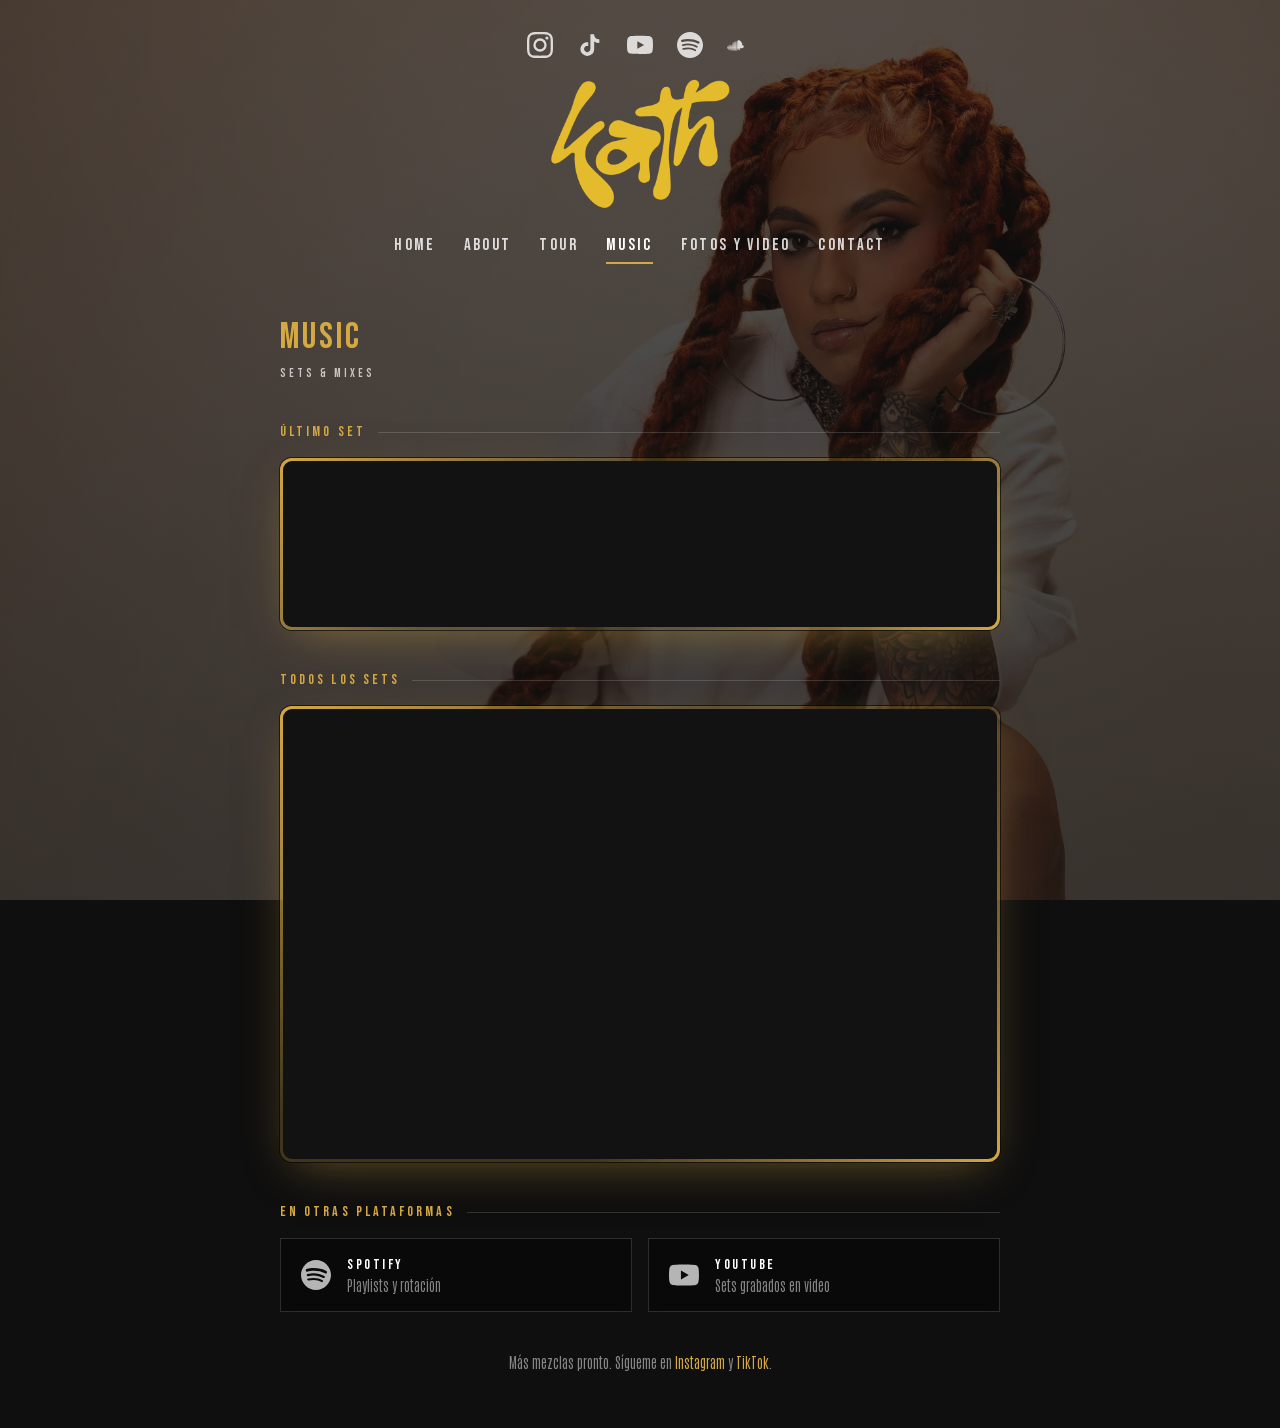
<file: music.html>
<!DOCTYPE html>
<html lang="es">
<head>
    <meta charset="UTF-8">
    <meta name="viewport" content="width=device-width, initial-scale=1.0">
    <script>try{if(!sessionStorage.getItem('kathIntro')&&!matchMedia('(prefers-reduced-motion: reduce)').matches){var d=document.documentElement;d.classList.add('intro');sessionStorage.setItem('kathIntro','1');document.addEventListener('DOMContentLoaded',function(){var i=document.querySelector('header > a > img'),go=function(){d.classList.add('go')};if(!i||i.complete)return go();i.addEventListener('load',go);i.addEventListener('error',go);setTimeout(go,2000)})}}catch(e){}</script>
    <title>Música de DJ Kath | Sets y mixes de Afrobeats y Amapiano</title>
    <meta name="description" content="Escucha los sets de DJ Kath en SoundCloud: Amapiano, Afrobeats, Dancehall y Moombahton mezclados en vivo desde Medellín.">
    <link rel="canonical" href="https://djkath.com/music.html">
    <meta property="og:type" content="music.playlist">
    <meta property="og:site_name" content="DJ Kath">
    <meta property="og:locale" content="es_CO">
    <meta property="og:url" content="https://djkath.com/music.html">
    <meta property="og:title" content="Música de DJ Kath | Sets y mixes de Afrobeats y Amapiano">
    <meta property="og:description" content="Escucha los sets de DJ Kath en SoundCloud: Amapiano, Afrobeats, Dancehall y Moombahton mezclados en vivo desde Medellín.">
    <meta property="og:image" content="https://djkath.com/img/og-djkath.jpg">
    <meta property="og:image:width" content="1200">
    <meta property="og:image:height" content="630">
    <meta property="og:image:alt" content="DJ Kath en cabina">
    <meta name="twitter:card" content="summary_large_image">
    <meta name="twitter:title" content="Música de DJ Kath | Sets y mixes de Afrobeats y Amapiano">
    <meta name="twitter:description" content="Escucha los sets de DJ Kath en SoundCloud: Amapiano, Afrobeats, Dancehall y Moombahton mezclados en vivo desde Medellín.">
    <meta name="twitter:image" content="https://djkath.com/img/og-djkath.jpg">
    <link rel="icon" href="img/favicon.png" type="image/png">
    <link rel="apple-touch-icon" href="img/apple-touch-icon.png">
    <link rel="preload" href="fonts/bebas-neue-latin.woff2" as="font" type="font/woff2" crossorigin>
    <link rel="preload" href="fonts/antonio-latin.woff2" as="font" type="font/woff2" crossorigin>
    <link rel="stylesheet" href="assets/app.css?v=2">
    <style>
        body { font-family:'Antonio',system-ui,sans-serif; font-weight:300; background:#0F0F0F; }
        html { scroll-behavior:smooth; }
        .font-display { font-family:'Bebas Neue',system-ui,sans-serif; }
        .page-bg { position:fixed; inset:0; z-index:-2; background-size:cover; background-position:center; }
        .page-bg::after { content:''; position:absolute; inset:0; background:linear-gradient(180deg, rgba(15,15,15,.70) 0%, rgba(15,15,15,.82) 100%); }
        .nav-link { font-family:'Bebas Neue',system-ui,sans-serif; letter-spacing:.14em; text-transform:uppercase; font-size:1.05rem; color:#fff; opacity:.82; transition:opacity .25s,color .25s; position:relative; padding-bottom:4px; }
        .nav-link:hover { opacity:1; color:#D4A843; }
        .nav-link.active { opacity:1; }
        .nav-link.active::after { content:''; position:absolute; left:0; right:0; bottom:-2px; height:2px; background:#D4A843; }
        .social-icon { color:#fff; opacity:.8; transition:opacity .25s,color .25s; }
        .social-icon:hover { opacity:1; color:#D4A843; }
        .social-icon svg { width: 26px; height: 26px; }
        #drawer .social-icon svg { width: 24px; height: 24px; }
        ::-webkit-scrollbar { width:4px; } ::-webkit-scrollbar-track { background:#0F0F0F; } ::-webkit-scrollbar-thumb { background:#D4A843; border-radius:2px; }
            #drawer .nav-link{font-size:1.25rem;}

        /* Mismo marco ambar que el video de video.html */
        .media-frame {
            position: relative;
            padding: 3px;
            border-radius: 12px;
            background: linear-gradient(135deg, #D4A843 0%, rgba(212,168,67,.25) 35%, rgba(212,168,67,.25) 65%, #D4A843 100%);
            box-shadow: 0 0 0 1px rgba(0,0,0,.6), 0 14px 44px -16px rgba(212,168,67,.5);
        }
        .media-frame iframe { display: block; border-radius: 9px; background: #121212; }
            /* Entrada del encabezado: solo en la primera página de la visita (clase .intro puesta en <head>).
           Queda en pausa hasta que carga el logo (clase .go) para no arrancar sobre una imagen sin descargar. */
        @keyframes kDrop { from { opacity: 0; transform: translateY(-22px); } to { opacity: 1; transform: none; } }
        @keyframes kWrite {
            from { clip-path: inset(-80% 180% -80% -80%); transform: scale(1.08); }
            to { clip-path: inset(-80%); transform: scale(1); }
        }
        @keyframes kRise { from { opacity: 0; transform: translateY(26px); } to { opacity: 1; transform: none; } }
        @keyframes kLine { from { transform: scaleX(0); } to { transform: scaleX(1); } }
        html.intro:not(.go) header *, html.intro:not(.go) #menuBtn, html.intro:not(.go) .hero-tagline, html.intro:not(.go) #scPlayer { animation-play-state: paused !important; }
        html.intro header .social-icon { animation: kDrop .9s cubic-bezier(.16, 1, .3, 1) backwards; }
        html.intro header .social-icon:nth-child(1) { animation-delay: .20s; }
        html.intro header .social-icon:nth-child(2) { animation-delay: .32s; }
        html.intro header .social-icon:nth-child(3) { animation-delay: .44s; }
        html.intro header .social-icon:nth-child(4) { animation-delay: .56s; }
        html.intro header .social-icon:nth-child(5) { animation-delay: .68s; }
        html.intro header > a > img { animation: kWrite 2.2s cubic-bezier(.45, 0, .25, 1) .5s backwards; }
        html.intro header .nav-link { animation: kRise .9s cubic-bezier(.16, 1, .3, 1) backwards; }
        html.intro header .nav-link:nth-child(1) { animation-delay: 1.90s; }
        html.intro header .nav-link:nth-child(2) { animation-delay: 2.04s; }
        html.intro header .nav-link:nth-child(3) { animation-delay: 2.18s; }
        html.intro header .nav-link:nth-child(4) { animation-delay: 2.32s; }
        html.intro header .nav-link:nth-child(5) { animation-delay: 2.46s; }
        html.intro header .nav-link:nth-child(6) { animation-delay: 2.60s; }
        html.intro header .nav-link.active::after { animation: kLine .8s cubic-bezier(.16, 1, .3, 1) 3.2s backwards; }
        html.intro #menuBtn { animation: kDrop .9s cubic-bezier(.16, 1, .3, 1) 1.9s backwards; }
        /* Menú: al pasar el mouse la palabra se voltea en espejo (HOME -> EMOH) y vuelve al salir.
           Gira el span interno, no el enlace, para que el área del mouse no se achique a mitad del giro. */
        header .nav-link .fw { display: inline-block; }
        @media (hover: hover) {
            header .nav-link:hover .fw { transform: perspective(400px) rotateY(180deg); }
        }
        @media (prefers-reduced-motion: no-preference) {
            header .nav-link .fw { transition: transform .55s cubic-bezier(.65, 0, .35, 1); }
        }
    </style>
</head>
<body class="text-white">

    <!-- Mobile menu (hamburguesa + drawer) -->
    <button id="menuBtn" aria-label="Abrir menú" class="sm:hidden fixed top-6 right-5 z-[60] text-white p-2">
      <svg width="28" height="28" viewBox="0 0 24 24" fill="none" stroke="currentColor" stroke-width="2" stroke-linecap="round"><line x1="3" y1="6" x2="21" y2="6"/><line x1="3" y1="12" x2="21" y2="12"/><line x1="3" y1="18" x2="21" y2="18"/></svg>
    </button>
    <div id="backdrop" class="sm:hidden fixed inset-0 bg-black/60 backdrop-blur-sm z-40 opacity-0 pointer-events-none transition-opacity duration-300"></div>
    <aside id="drawer" class="sm:hidden fixed top-0 right-0 h-full w-72 max-w-[80vw] bg-ink/95 backdrop-blur-md z-50 translate-x-full transition-transform duration-300 ease-out flex flex-col border-l border-white/10">
      <button id="menuClose" aria-label="Cerrar menú" class="self-end p-5 text-white">
        <svg width="26" height="26" viewBox="0 0 24 24" fill="none" stroke="currentColor" stroke-width="2" stroke-linecap="round"><line x1="6" y1="6" x2="18" y2="18"/><line x1="6" y1="18" x2="18" y2="6"/></svg>
      </button>
      <nav class="flex flex-col gap-7 px-8 mt-2">
        <a href="/" class="nav-link">Home</a>
        <a href="about.html" class="nav-link">About</a>
        <a href="tour.html" class="nav-link">Tour</a>
        <a href="music.html" class="nav-link">Music</a>
        <a href="video.html" class="nav-link">Fotos y video</a>
        <a href="contact.html" class="nav-link">Contact</a>
      </nav>
      <div class="mt-auto flex items-center gap-6 px-8 pb-10">
        <a href="https://www.instagram.com/djkath____/" target="_blank" rel="noopener" aria-label="Instagram" class="social-icon"><svg width="20" height="20" viewBox="0 0 24 24" fill="currentColor"><path d="M12 2.16c3.2 0 3.58.01 4.85.07 1.17.05 1.8.25 2.23.41.56.22.96.48 1.38.9.42.42.68.82.9 1.38.16.42.36 1.06.41 2.23.06 1.27.07 1.65.07 4.85s-.01 3.58-.07 4.85c-.05 1.17-.25 1.8-.41 2.23-.22.56-.48.96-.9 1.38-.42.42-.82.68-1.38.9-.42.16-1.06.36-2.23.41-1.27.06-1.65.07-4.85.07s-3.58-.01-4.85-.07c-1.17-.05-1.8-.25-2.23-.41a3.7 3.7 0 0 1-1.38-.9 3.7 3.7 0 0 1-.9-1.38c-.16-.42-.36-1.06-.41-2.23C2.17 15.58 2.16 15.2 2.16 12s.01-3.58.07-4.85c.05-1.17.25-1.8.41-2.23.22-.56.48-.96.9-1.38.42-.42.82-.68 1.38-.9.42-.16 1.06-.36 2.23-.41C8.42 2.17 8.8 2.16 12 2.16M12 0C8.74 0 8.33.01 7.05.07 5.78.13 4.9.33 4.14.63c-.79.31-1.46.72-2.12 1.38C1.36 2.67.95 3.34.63 4.14.33 4.9.13 5.78.07 7.05.01 8.33 0 8.74 0 12s.01 3.67.07 4.95c.06 1.27.26 2.15.56 2.91.31.8.72 1.47 1.38 2.13.66.66 1.33 1.07 2.12 1.38.76.3 1.64.5 2.91.56C8.33 23.99 8.74 24 12 24s3.67-.01 4.95-.07c1.27-.06 2.15-.26 2.91-.56.8-.31 1.47-.72 2.13-1.38.66-.66 1.07-1.33 1.38-2.13.3-.76.5-1.64.56-2.91.06-1.28.07-1.69.07-4.95s-.01-3.67-.07-4.95c-.06-1.27-.26-2.15-.56-2.91a5.9 5.9 0 0 0-1.38-2.12A5.9 5.9 0 0 0 19.86.63c-.76-.3-1.64-.5-2.91-.56C15.67.01 15.26 0 12 0z"/><path d="M12 5.84A6.16 6.16 0 1 0 18.16 12 6.16 6.16 0 0 0 12 5.84zM12 16a4 4 0 1 1 4-4 4 4 0 0 1-4 4z"/><circle cx="18.41" cy="5.59" r="1.44"/></svg></a>
        <a href="https://www.tiktok.com/@djkath____" target="_blank" rel="noopener" aria-label="TikTok" class="social-icon"><svg width="20" height="20" viewBox="0 0 24 24" fill="currentColor"><path d="M19.59 6.69a4.83 4.83 0 0 1-3.77-4.25V2h-3.45v13.67a2.89 2.89 0 0 1-5.2 1.74 2.89 2.89 0 0 1 2.31-4.64 2.93 2.93 0 0 1 .88.13V9.4a6.84 6.84 0 0 0-1-.05A6.33 6.33 0 0 0 5 20.1a6.34 6.34 0 0 0 10.86-4.43v-7a8.16 8.16 0 0 0 4.77 1.52v-3.4a4.85 4.85 0 0 1-1.04-.1z"/></svg></a>
        <a href="https://www.youtube.com/@DjKathh" target="_blank" rel="noopener" aria-label="YouTube" class="social-icon"><svg width="20" height="20" viewBox="0 0 24 24" fill="currentColor"><path d="M23.498 6.186a3.016 3.016 0 0 0-2.122-2.136C19.505 3.545 12 3.545 12 3.545s-7.505 0-9.377.505A3.017 3.017 0 0 0 .502 6.186C0 8.07 0 12 0 12s0 3.93.502 5.814a3.016 3.016 0 0 0 2.122 2.136c1.871.505 9.376.505 9.376.505s7.505 0 9.377-.505a3.015 3.015 0 0 0 2.122-2.136C24 15.93 24 12 24 12s0-3.93-.502-5.814zM9.545 15.568V8.432L15.818 12l-6.273 3.568z"/></svg></a>
        <a href="https://open.spotify.com/user/12130058466" target="_blank" rel="noopener" aria-label="Spotify" class="social-icon"><svg width="20" height="20" viewBox="0 0 24 24" fill="currentColor"><path d="M12 0C5.4 0 0 5.4 0 12s5.4 12 12 12 12-5.4 12-12S18.66 0 12 0zm5.521 17.34c-.24.359-.66.48-1.021.24-2.82-1.74-6.36-2.101-10.561-1.141-.418.122-.84-.179-.96-.6-.122-.42.18-.84.6-.96 4.561-1.021 8.52-.6 11.64 1.32.42.18.479.659.301 1.02zm1.44-3.3c-.301.42-.841.6-1.262.3-3.239-1.98-8.159-2.58-11.939-1.38-.479.12-1.02-.12-1.14-.6-.12-.48.12-1.021.6-1.141C9.6 9.9 15 10.561 18.72 12.84c.361.181.54.78.241 1.2zm.12-3.36C15.24 8.4 8.82 8.16 5.16 9.301c-.6.179-1.2-.181-1.38-.721-.18-.601.18-1.2.72-1.381 4.26-1.26 11.28-1.02 15.721 1.621.539.3.719 1.02.419 1.56-.299.421-1.02.599-1.559.3z"/></svg></a>
        <a href="https://soundcloud.com/katherine-vargas-pineda" target="_blank" rel="noopener" aria-label="SoundCloud" class="social-icon"><svg width="20" height="20" viewBox="0 0 24 24" fill="currentColor"><path d="M1.175 12.225c-.051 0-.094.046-.101.1l-.233 2.154.233 2.105c.007.058.05.098.101.098.05 0 .09-.04.099-.098l.255-2.105-.27-2.154c0-.057-.045-.1-.09-.1m-.899.828c-.06 0-.091.037-.104.094L0 14.479l.165 1.308c0 .055.045.094.09.094s.089-.045.104-.104l.21-1.319-.21-1.334c0-.061-.044-.09-.09-.09m1.83-1.229c-.061 0-.12.045-.12.104l-.21 2.563.225 2.458c0 .06.045.12.119.12.061 0 .105-.061.121-.12l.254-2.474-.254-2.548c-.016-.06-.061-.12-.121-.12m.945-.089c-.075 0-.135.06-.15.135l-.193 2.64.21 2.544c.016.077.075.138.149.138.075 0 .135-.061.15-.15l.24-2.532-.24-2.623c0-.075-.06-.135-.135-.135l-.031-.005zm1.155.36c-.005-.09-.075-.149-.159-.149-.09 0-.158.06-.164.149l-.217 2.43.2 2.563c0 .09.075.157.159.157.074 0 .148-.068.148-.158l.227-2.563-.227-2.444.033.014.067-.012zm.809-1.709c-.101 0-.18.09-.18.181l-.21 3.957.187 2.563c0 .09.08.164.18.164.094 0 .174-.09.18-.18l.209-2.563-.209-3.972c-.008-.104-.088-.18-.18-.18m.959-.914c-.105 0-.195.09-.203.194l-.18 4.872.165 2.548c0 .12.09.209.195.209.104 0 .194-.089.21-.209l.193-2.548-.192-4.856c-.016-.12-.105-.21-.21-.21m1.034-.402c-.121 0-.211.089-.225.209l-.165 5.275.165 2.52c.014.119.104.225.225.225.119 0 .225-.105.225-.225l.195-2.52-.196-5.275c0-.12-.105-.225-.225-.225m1.155.045c0-.135-.105-.24-.24-.24-.119 0-.24.105-.24.24l-.149 5.441.149 2.504c.016.135.121.24.256.24.119 0 .24-.105.24-.24l.165-2.504-.18-5.456zm1.245-.066c0-.075-.029-.149-.075-.196-.06-.06-.119-.09-.196-.09-.06 0-.135.03-.18.075-.061.061-.105.135-.105.21l-.182 5.532.165 2.488c0 .15.135.285.285.285s.285-.135.285-.285l.18-2.488-.18-5.532-.022.011-.005-.005zm1.184-1.273c-.067-.052-.142-.082-.225-.082-.119 0-.24.046-.314.135-.075.075-.135.181-.135.301l-.027.244-.135 5.382.165 2.473c0 .181.165.345.345.345s.345-.164.36-.36l.15-2.458-.165-5.398c0-.135-.061-.255-.15-.33m1.245-.045c-.075-.044-.165-.075-.255-.075-.105 0-.21.03-.285.09-.105.075-.18.211-.18.345l-.014.149-.165 5.503.165 2.443c.016.21.18.375.39.375.196 0 .375-.165.39-.375l.165-2.443-.165-5.503c-.016-.165-.105-.3-.236-.36m2.475 1.808c-.21 0-.405.054-.585.149-.12-1.348-1.245-2.413-2.625-2.413-.345 0-.675.075-.96.196-.105.044-.135.09-.135.18v6.78c0 .09.075.165.165.18h4.155c.825 0 1.5-.66 1.5-1.485s-.66-1.5-1.485-1.5"/></svg></a>
        </div>
    </aside>
    <div class="page-bg" style="background-image:url('img/bg-music.webp');background-position:center 30%"></div>

    <header class="flex flex-col items-center pt-8 px-6">
        <div class="flex items-center gap-6 mb-5">
            <a href="https://www.instagram.com/djkath____/" target="_blank" rel="noopener" aria-label="Instagram" class="social-icon"><svg width="20" height="20" viewBox="0 0 24 24" fill="currentColor"><path d="M12 2.16c3.2 0 3.58.01 4.85.07 1.17.05 1.8.25 2.23.41.56.22.96.48 1.38.9.42.42.68.82.9 1.38.16.42.36 1.06.41 2.23.06 1.27.07 1.65.07 4.85s-.01 3.58-.07 4.85c-.05 1.17-.25 1.8-.41 2.23-.22.56-.48.96-.9 1.38-.42.42-.82.68-1.38.9-.42.16-1.06.36-2.23.41-1.27.06-1.65.07-4.85.07s-3.58-.01-4.85-.07c-1.17-.05-1.8-.25-2.23-.41a3.7 3.7 0 0 1-1.38-.9 3.7 3.7 0 0 1-.9-1.38c-.16-.42-.36-1.06-.41-2.23C2.17 15.58 2.16 15.2 2.16 12s.01-3.58.07-4.85c.05-1.17.25-1.8.41-2.23.22-.56.48-.96.9-1.38.42-.42.82-.68 1.38-.9.42-.16 1.06-.36 2.23-.41C8.42 2.17 8.8 2.16 12 2.16M12 0C8.74 0 8.33.01 7.05.07 5.78.13 4.9.33 4.14.63c-.79.31-1.46.72-2.12 1.38C1.36 2.67.95 3.34.63 4.14.33 4.9.13 5.78.07 7.05.01 8.33 0 8.74 0 12s.01 3.67.07 4.95c.06 1.27.26 2.15.56 2.91.31.8.72 1.47 1.38 2.13.66.66 1.33 1.07 2.12 1.38.76.3 1.64.5 2.91.56C8.33 23.99 8.74 24 12 24s3.67-.01 4.95-.07c1.27-.06 2.15-.26 2.91-.56.8-.31 1.47-.72 2.13-1.38.66-.66 1.07-1.33 1.38-2.13.3-.76.5-1.64.56-2.91.06-1.28.07-1.69.07-4.95s-.01-3.67-.07-4.95c-.06-1.27-.26-2.15-.56-2.91a5.9 5.9 0 0 0-1.38-2.12A5.9 5.9 0 0 0 19.86.63c-.76-.3-1.64-.5-2.91-.56C15.67.01 15.26 0 12 0z"/><path d="M12 5.84A6.16 6.16 0 1 0 18.16 12 6.16 6.16 0 0 0 12 5.84zM12 16a4 4 0 1 1 4-4 4 4 0 0 1-4 4z"/><circle cx="18.41" cy="5.59" r="1.44"/></svg></a>
            <a href="https://www.tiktok.com/@djkath____" target="_blank" rel="noopener" aria-label="TikTok" class="social-icon"><svg width="20" height="20" viewBox="0 0 24 24" fill="currentColor"><path d="M19.59 6.69a4.83 4.83 0 0 1-3.77-4.25V2h-3.45v13.67a2.89 2.89 0 0 1-5.2 1.74 2.89 2.89 0 0 1 2.31-4.64 2.93 2.93 0 0 1 .88.13V9.4a6.84 6.84 0 0 0-1-.05A6.33 6.33 0 0 0 5 20.1a6.34 6.34 0 0 0 10.86-4.43v-7a8.16 8.16 0 0 0 4.77 1.52v-3.4a4.85 4.85 0 0 1-1.04-.1z"/></svg></a>
            <a href="https://www.youtube.com/@DjKathh" target="_blank" rel="noopener" aria-label="YouTube" class="social-icon"><svg width="20" height="20" viewBox="0 0 24 24" fill="currentColor"><path d="M23.498 6.186a3.016 3.016 0 0 0-2.122-2.136C19.505 3.545 12 3.545 12 3.545s-7.505 0-9.377.505A3.017 3.017 0 0 0 .502 6.186C0 8.07 0 12 0 12s0 3.93.502 5.814a3.016 3.016 0 0 0 2.122 2.136c1.871.505 9.376.505 9.376.505s7.505 0 9.377-.505a3.015 3.015 0 0 0 2.122-2.136C24 15.93 24 12 24 12s0-3.93-.502-5.814zM9.545 15.568V8.432L15.818 12l-6.273 3.568z"/></svg></a>
            <a href="https://open.spotify.com/user/12130058466" target="_blank" rel="noopener" aria-label="Spotify" class="social-icon"><svg width="20" height="20" viewBox="0 0 24 24" fill="currentColor"><path d="M12 0C5.4 0 0 5.4 0 12s5.4 12 12 12 12-5.4 12-12S18.66 0 12 0zm5.521 17.34c-.24.359-.66.48-1.021.24-2.82-1.74-6.36-2.101-10.561-1.141-.418.122-.84-.179-.96-.6-.122-.42.18-.84.6-.96 4.561-1.021 8.52-.6 11.64 1.32.42.18.479.659.301 1.02zm1.44-3.3c-.301.42-.841.6-1.262.3-3.239-1.98-8.159-2.58-11.939-1.38-.479.12-1.02-.12-1.14-.6-.12-.48.12-1.021.6-1.141C9.6 9.9 15 10.561 18.72 12.84c.361.181.54.78.241 1.2zm.12-3.36C15.24 8.4 8.82 8.16 5.16 9.301c-.6.179-1.2-.181-1.38-.721-.18-.601.18-1.2.72-1.381 4.26-1.26 11.28-1.02 15.721 1.621.539.3.719 1.02.419 1.56-.299.421-1.02.599-1.559.3z"/></svg></a>
            <a href="https://soundcloud.com/katherine-vargas-pineda" target="_blank" rel="noopener" aria-label="SoundCloud" class="social-icon"><svg width="20" height="20" viewBox="0 0 24 24" fill="currentColor"><path d="M1.175 12.225c-.051 0-.094.046-.101.1l-.233 2.154.233 2.105c.007.058.05.098.101.098.05 0 .09-.04.099-.098l.255-2.105-.27-2.154c0-.057-.045-.1-.09-.1m-.899.828c-.06 0-.091.037-.104.094L0 14.479l.165 1.308c0 .055.045.094.09.094s.089-.045.104-.104l.21-1.319-.21-1.334c0-.061-.044-.09-.09-.09m1.83-1.229c-.061 0-.12.045-.12.104l-.21 2.563.225 2.458c0 .06.045.12.119.12.061 0 .105-.061.121-.12l.254-2.474-.254-2.548c-.016-.06-.061-.12-.121-.12m.945-.089c-.075 0-.135.06-.15.135l-.193 2.64.21 2.544c.016.077.075.138.149.138.075 0 .135-.061.15-.15l.24-2.532-.24-2.623c0-.075-.06-.135-.135-.135l-.031-.005zm1.155.36c-.005-.09-.075-.149-.159-.149-.09 0-.158.06-.164.149l-.217 2.43.2 2.563c0 .09.075.157.159.157.074 0 .148-.068.148-.158l.227-2.563-.227-2.444.033.014.067-.012zm.809-1.709c-.101 0-.18.09-.18.181l-.21 3.957.187 2.563c0 .09.08.164.18.164.094 0 .174-.09.18-.18l.209-2.563-.209-3.972c-.008-.104-.088-.18-.18-.18m.959-.914c-.105 0-.195.09-.203.194l-.18 4.872.165 2.548c0 .12.09.209.195.209.104 0 .194-.089.21-.209l.193-2.548-.192-4.856c-.016-.12-.105-.21-.21-.21m1.034-.402c-.121 0-.211.089-.225.209l-.165 5.275.165 2.52c.014.119.104.225.225.225.119 0 .225-.105.225-.225l.195-2.52-.196-5.275c0-.12-.105-.225-.225-.225m1.155.045c0-.135-.105-.24-.24-.24-.119 0-.24.105-.24.24l-.149 5.441.149 2.504c.016.135.121.24.256.24.119 0 .24-.105.24-.24l.165-2.504-.18-5.456zm1.245-.066c0-.075-.029-.149-.075-.196-.06-.06-.119-.09-.196-.09-.06 0-.135.03-.18.075-.061.061-.105.135-.105.21l-.182 5.532.165 2.488c0 .15.135.285.285.285s.285-.135.285-.285l.18-2.488-.18-5.532-.022.011-.005-.005zm1.184-1.273c-.067-.052-.142-.082-.225-.082-.119 0-.24.046-.314.135-.075.075-.135.181-.135.301l-.027.244-.135 5.382.165 2.473c0 .181.165.345.345.345s.345-.164.36-.36l.15-2.458-.165-5.398c0-.135-.061-.255-.15-.33m1.245-.045c-.075-.044-.165-.075-.255-.075-.105 0-.21.03-.285.09-.105.075-.18.211-.18.345l-.014.149-.165 5.503.165 2.443c.016.21.18.375.39.375.196 0 .375-.165.39-.375l.165-2.443-.165-5.503c-.016-.165-.105-.3-.236-.36m2.475 1.808c-.21 0-.405.054-.585.149-.12-1.348-1.245-2.413-2.625-2.413-.345 0-.675.075-.96.196-.105.044-.135.09-.135.18v6.78c0 .09.075.165.165.18h4.155c.825 0 1.5-.66 1.5-1.485s-.66-1.5-1.485-1.5"/></svg></a>
        </div>
        <a href="/"><img src="img/logo-kath-amarillo.png" alt="DJ Kath" width="2200" height="1600" class="w-[150px] sm:w-[180px]"></a>
        <nav class="hidden sm:flex sm:flex-wrap sm:items-center sm:justify-center sm:gap-x-7 mt-6">
            <a href="/" class="nav-link">Home</a>
            <a href="about.html" class="nav-link">About</a>
            <a href="tour.html" class="nav-link">Tour</a>
            <a href="music.html" class="nav-link active">Music</a>
            <a href="video.html" class="nav-link">Fotos y video</a>
            <a href="contact.html" class="nav-link">Contact</a>
        </nav>
    </header>

    <main class="max-w-3xl mx-auto px-6 py-14">
        <h1 class="font-display text-3xl sm:text-4xl tracking-[.08em] text-amber mb-2">MUSIC<span class="sr-only"> — sets y mixes de DJ Kath</span></h1>
        <p class="font-display tracking-[.25em] text-xs text-white/70 mb-10">SETS & MIXES</p>

        <div class="space-y-10">
            <section>
                <div class="flex items-center gap-3 mb-4">
                    <p class="font-display tracking-[.22em] text-sm text-amber">ÚLTIMO SET</p>
                    <span class="h-px flex-1 bg-white/15"></span>
                </div>
                <div class="media-frame">
                    <iframe title="Amapiano &amp; Afrobeats en SoundCloud" width="100%" height="166" scrolling="no" frameborder="no" allow="autoplay"
                        src="https://w.soundcloud.com/player/?url=https%3A%2F%2Fsoundcloud.com%2Fkatherine-vargas-pineda%2Famapiano-afrobeats&color=%23D4A843&hide_related=true&show_comments=false&show_user=true&show_teaser=false&visual=false"></iframe>
                </div>
            </section>

            <section>
                <div class="flex items-center gap-3 mb-4">
                    <p class="font-display tracking-[.22em] text-sm text-amber">TODOS LOS SETS</p>
                    <span class="h-px flex-1 bg-white/15"></span>
                </div>
                <div class="media-frame">
                    <iframe title="DJ Kath en SoundCloud" width="100%" height="450" scrolling="no" frameborder="no" allow="autoplay"
                        src="https://w.soundcloud.com/player/?url=https%3A%2F%2Fsoundcloud.com%2Fkatherine-vargas-pineda&color=%23D4A843&hide_related=true&show_comments=false&show_user=true&show_teaser=false&visual=false"></iframe>
                </div>
            </section>

            <section>
                <div class="flex items-center gap-3 mb-4">
                    <p class="font-display tracking-[.22em] text-sm text-amber">EN OTRAS PLATAFORMAS</p>
                    <span class="h-px flex-1 bg-white/15"></span>
                </div>
                <div class="grid sm:grid-cols-2 gap-4">
                    <a href="https://open.spotify.com/user/12130058466" target="_blank" rel="noopener"
                       class="plat-card group flex items-center gap-4 border border-white/15 bg-black/40 backdrop-blur-sm px-5 py-4 transition hover:border-amber/70 hover:bg-black/55">
                        <svg width="30" height="30" viewBox="0 0 24 24" fill="currentColor" class="shrink-0 text-white/70 group-hover:text-amber transition"><path d="M12 0C5.4 0 0 5.4 0 12s5.4 12 12 12 12-5.4 12-12S18.66 0 12 0zm5.521 17.34c-.24.359-.66.48-1.021.24-2.82-1.74-6.36-2.101-10.561-1.141-.418.122-.84-.179-.96-.6-.122-.42.18-.84.6-.96 4.561-1.021 8.52-.6 11.64 1.32.42.18.479.659.301 1.02zm1.44-3.3c-.301.42-.841.6-1.262.3-3.239-1.98-8.159-2.58-11.939-1.38-.479.12-1.02-.12-1.14-.6-.12-.48.12-1.021.6-1.141C9.6 9.9 15 10.561 18.72 12.84c.361.181.54.78.241 1.2zm.12-3.36C15.24 8.4 8.82 8.16 5.16 9.301c-.6.179-1.2-.181-1.38-.721-.18-.601.18-1.2.72-1.381 4.26-1.26 11.28-1.02 15.721 1.621.539.3.719 1.02.419 1.56-.299.421-1.02.599-1.559.3z"/></svg>
                        <span>
                            <span class="block font-display tracking-[.18em] text-sm text-white group-hover:text-amber transition">SPOTIFY</span>
                            <span class="block text-white/50 text-sm">Playlists y rotación</span>
                        </span>
                    </a>
                    <a href="https://www.youtube.com/@DjKathh" target="_blank" rel="noopener"
                       class="plat-card group flex items-center gap-4 border border-white/15 bg-black/40 backdrop-blur-sm px-5 py-4 transition hover:border-amber/70 hover:bg-black/55">
                        <svg width="30" height="30" viewBox="0 0 24 24" fill="currentColor" class="shrink-0 text-white/70 group-hover:text-amber transition"><path d="M23.498 6.186a3.016 3.016 0 0 0-2.122-2.136C19.505 3.545 12 3.545 12 3.545s-7.505 0-9.377.505A3.017 3.017 0 0 0 .502 6.186C0 8.07 0 12 0 12s0 3.93.502 5.814a3.016 3.016 0 0 0 2.122 2.136c1.871.505 9.376.505 9.376.505s7.505 0 9.377-.505a3.015 3.015 0 0 0 2.122-2.136C24 15.93 24 12 24 12s0-3.93-.502-5.814zM9.545 15.568V8.432L15.818 12l-6.273 3.568z"/></svg>
                        <span>
                            <span class="block font-display tracking-[.18em] text-sm text-white group-hover:text-amber transition">YOUTUBE</span>
                            <span class="block text-white/50 text-sm">Sets grabados en video</span>
                        </span>
                    </a>
                </div>
            </section>
        </div>

        <p class="text-white/50 text-sm text-center mt-10">Más mezclas pronto. Sígueme en <a href="https://www.instagram.com/djkath____/" target="_blank" rel="noopener" class="text-amber hover:text-warm">Instagram</a> y <a href="https://www.tiktok.com/@djkath____" target="_blank" rel="noopener" class="text-amber hover:text-warm">TikTok</a>.</p>
    </main>
    <script>
      (function(){
        var page=location.pathname.split('/').pop();
        if(!page||page==='index.html') page='/';
        document.querySelectorAll('a.nav-link').forEach(function(a){
          if(a.getAttribute('href')===page) a.classList.add('active');
        });
        var btn=document.getElementById('menuBtn'),cls=document.getElementById('menuClose'),
            dr=document.getElementById('drawer'),bd=document.getElementById('backdrop');
        function open(){dr.classList.remove('translate-x-full');bd.classList.remove('opacity-0','pointer-events-none');}
        function close(){dr.classList.add('translate-x-full');bd.classList.add('opacity-0','pointer-events-none');}
        if(btn){btn.onclick=open;cls.onclick=close;bd.onclick=close;}
      })();
    </script>
    <script>
      // Envuelve el texto del menú en un span para el volteo en espejo al pasar el mouse
      document.querySelectorAll('header .nav-link').forEach(function(a){
        a.innerHTML='<span class="fw">'+a.innerHTML.trim()+'</span>';
      });
    </script>
</body>
</html>
</file>
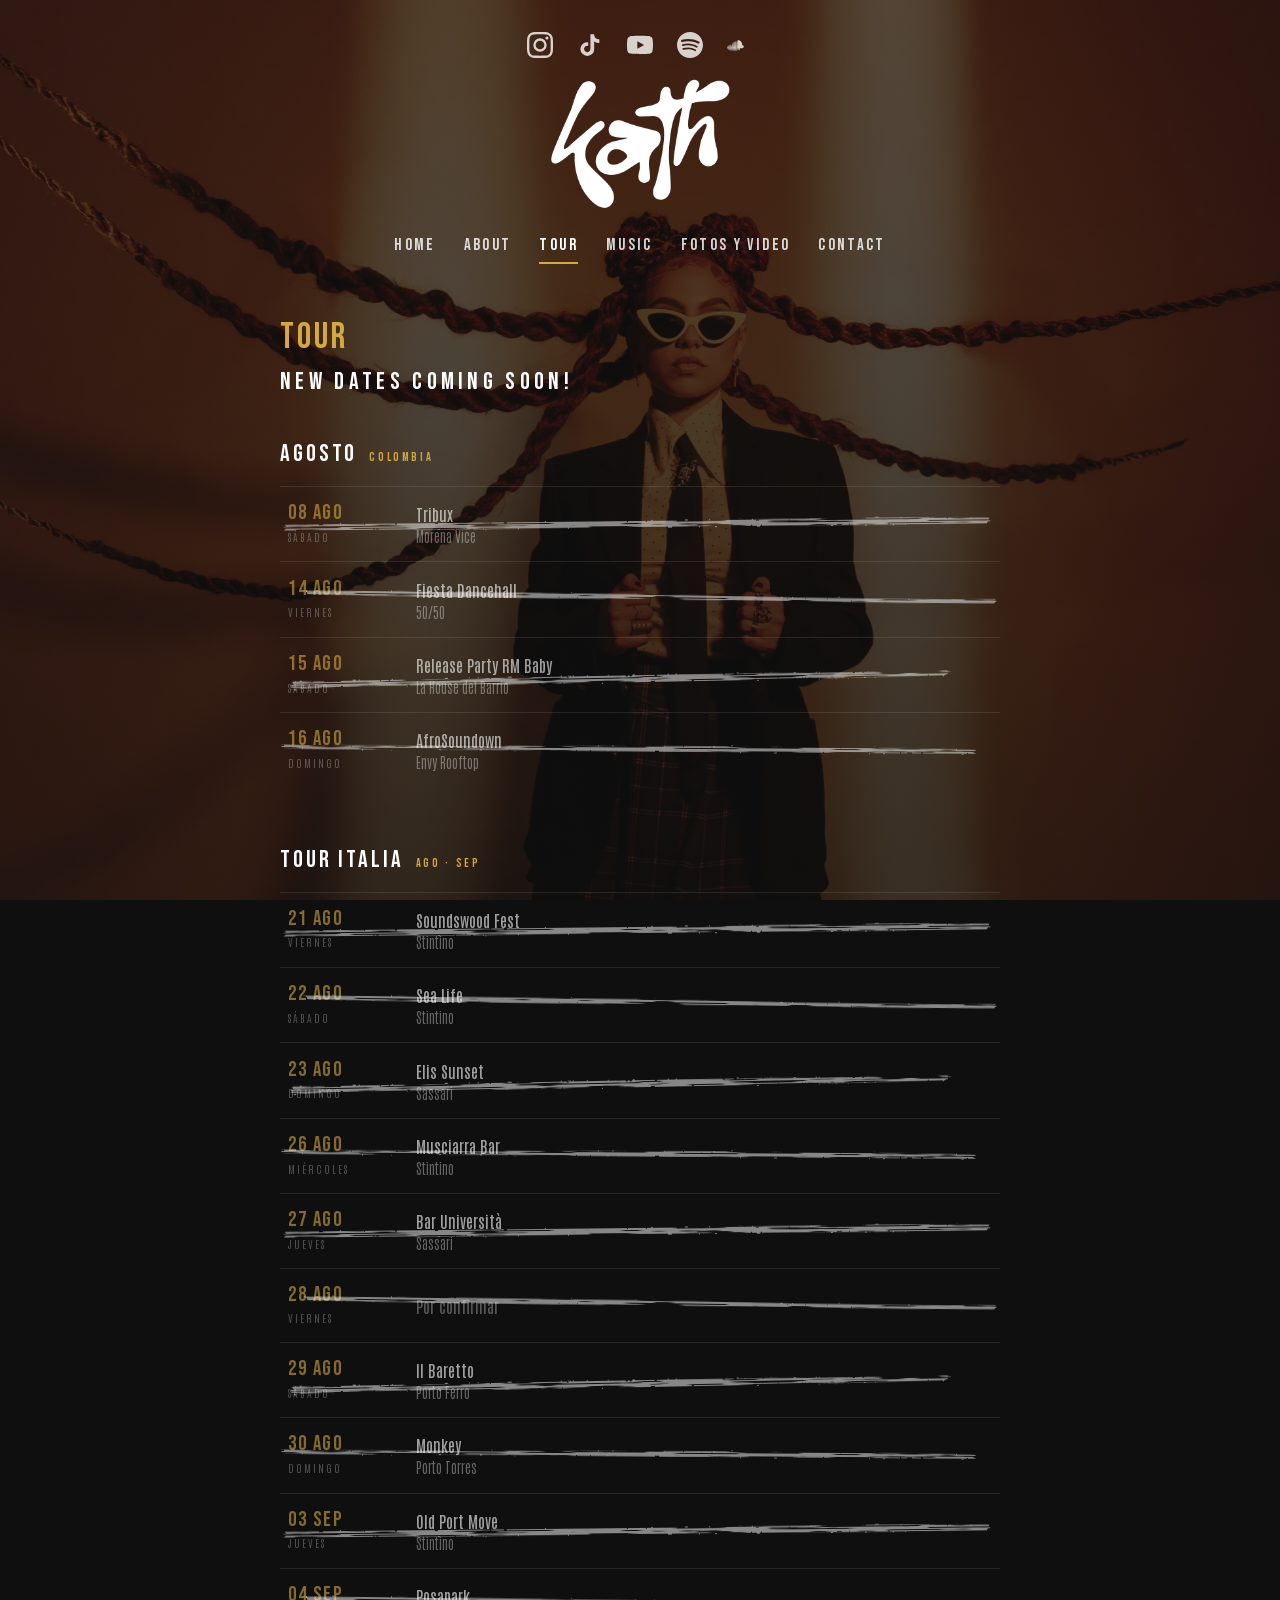
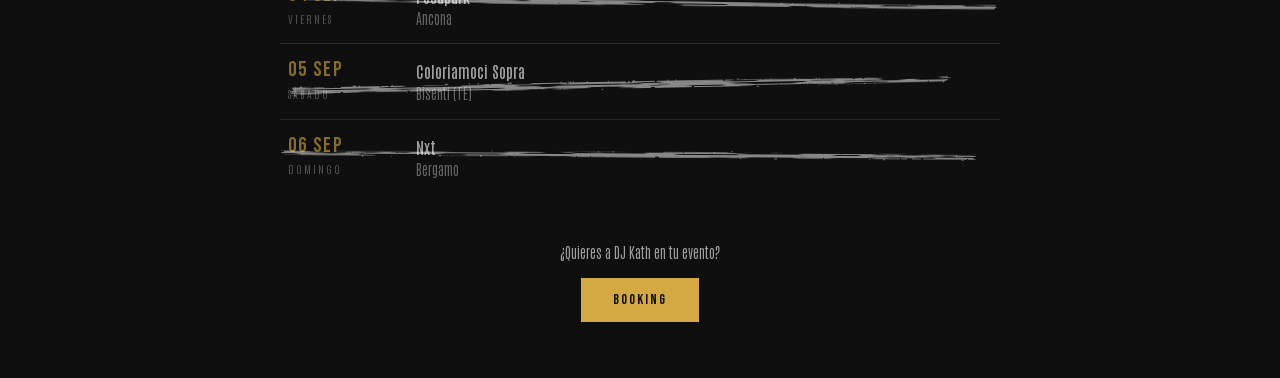
<file: tour.html>
<!DOCTYPE html>
<html lang="es">
<head>
    <meta charset="UTF-8">
    <meta name="viewport" content="width=device-width, initial-scale=1.0">
    <script>try{if(!sessionStorage.getItem('kathIntro')&&!matchMedia('(prefers-reduced-motion: reduce)').matches){var d=document.documentElement;d.classList.add('intro');sessionStorage.setItem('kathIntro','1');document.addEventListener('DOMContentLoaded',function(){var i=document.querySelector('header > a > img'),go=function(){d.classList.add('go')};if(!i||i.complete)return go();i.addEventListener('load',go);i.addEventListener('error',go);setTimeout(go,2000)})}}catch(e){}</script>
    <title>Tour de DJ Kath | Próximas fechas y eventos</title>
    <meta name="description" content="Agenda de DJ Kath: próximas presentaciones, festivales y fiestas en Colombia y el exterior. Consulta disponibilidad para tu evento.">
    <link rel="canonical" href="https://djkath.com/tour.html">
    <meta property="og:type" content="website">
    <meta property="og:site_name" content="DJ Kath">
    <meta property="og:locale" content="es_CO">
    <meta property="og:url" content="https://djkath.com/tour.html">
    <meta property="og:title" content="Tour de DJ Kath | Próximas fechas y eventos">
    <meta property="og:description" content="Agenda de DJ Kath: próximas presentaciones, festivales y fiestas en Colombia y el exterior. Consulta disponibilidad para tu evento.">
    <meta property="og:image" content="https://djkath.com/img/og-djkath.jpg">
    <meta property="og:image:width" content="1200">
    <meta property="og:image:height" content="630">
    <meta property="og:image:alt" content="DJ Kath en cabina">
    <meta name="twitter:card" content="summary_large_image">
    <meta name="twitter:title" content="Tour de DJ Kath | Próximas fechas y eventos">
    <meta name="twitter:description" content="Agenda de DJ Kath: próximas presentaciones, festivales y fiestas en Colombia y el exterior. Consulta disponibilidad para tu evento.">
    <meta name="twitter:image" content="https://djkath.com/img/og-djkath.jpg">
    <link rel="icon" href="img/favicon.png" type="image/png">
    <link rel="apple-touch-icon" href="img/apple-touch-icon.png">
    <link rel="preload" href="fonts/bebas-neue-latin.woff2" as="font" type="font/woff2" crossorigin>
    <link rel="preload" href="fonts/antonio-latin.woff2" as="font" type="font/woff2" crossorigin>
    <link rel="stylesheet" href="assets/app.css?v=2">
    <style>
        body { font-family:'Antonio',system-ui,sans-serif; font-weight:300; background:#0F0F0F; }
        html { scroll-behavior:smooth; }
        .font-display { font-family:'Bebas Neue',system-ui,sans-serif; }
        .page-bg { position:fixed; inset:0; z-index:-2; background-size:cover; background-position:center; }
        .page-bg::after { content:''; position:absolute; inset:0; background:linear-gradient(180deg, rgba(15,15,15,.70) 0%, rgba(15,15,15,.82) 100%); }
        .nav-link { font-family:'Bebas Neue',system-ui,sans-serif; letter-spacing:.14em; text-transform:uppercase; font-size:1.05rem; color:#fff; opacity:.82; transition:opacity .25s,color .25s; position:relative; padding-bottom:4px; }
        .nav-link:hover { opacity:1; color:#D4A843; }
        .nav-link.active { opacity:1; }
        .nav-link.active::after { content:''; position:absolute; left:0; right:0; bottom:-2px; height:2px; background:#D4A843; }
        .social-icon { color:#fff; opacity:.8; transition:opacity .25s,color .25s; }
        .social-icon:hover { opacity:1; color:#D4A843; }
        .social-icon svg { width: 26px; height: 26px; }
        #drawer .social-icon svg { width: 24px; height: 24px; }
        ::-webkit-scrollbar { width:4px; } ::-webkit-scrollbar-track { background:#0F0F0F; } ::-webkit-scrollbar-thumb { background:#D4A843; border-radius:2px; }
            #drawer .nav-link{font-size:1.25rem;}
        .tour-row { display:flex; flex-direction:column; gap:.15rem; padding:.95rem .5rem; transition:background-color .25s; }
        .tour-row:hover { background:rgba(212,168,67,.06); }
        .tour-date { flex-shrink:0; }
        .tour-day { font-family:'Bebas Neue',system-ui,sans-serif; color:#D4A843; font-size:1.3rem; line-height:1; letter-spacing:.09em; }
        .tour-weekday { color:rgba(255,255,255,.45); font-size:.68rem; text-transform:uppercase; letter-spacing:.18em; margin-top:.3rem; }
        /* Fechas ya realizadas: atenuadas y tachadas con un trazo de brocha (la clase .past la pone el script según la fecha).
           Cuatro trazos distintos que se alternan para que no se vean todos iguales. */
        .tour-row.past { position:relative; overflow:hidden; }
        .tour-row.past > * { opacity:.6; }
        .tour-row.past::after { content:''; position:absolute; background:center/100% 100% no-repeat; opacity:.5; pointer-events:none; }
        .tour-row.past:nth-child(4n+1)::after { left:0; right:1%; top:50%; height:10px; transform:translateY(-50%) rotate(-.6deg); background-image:url("data:image/svg+xml,%3Csvg xmlns='http://www.w3.org/2000/svg' viewBox='0 0 600 40' preserveAspectRatio='none'%3E%3Cfilter id='r' x='-5%25' y='-50%25' width='110%25' height='200%25'%3E%3CfeTurbulence type='fractalNoise' baseFrequency='0.2 0.6' numOctaves='3' seed='4' result='n'/%3E%3CfeDisplacementMap in='SourceGraphic' in2='n' scale='9' xChannelSelector='R' yChannelSelector='G' result='d'/%3E%3CfeTurbulence type='fractalNoise' baseFrequency='0.015 0.5' numOctaves='3' seed='11' result='h'/%3E%3CfeColorMatrix in='h' type='matrix' values='0 0 0 0 0  0 0 0 0 0  0 0 0 0 0  0 0 0 -14 8.6' result='m'/%3E%3CfeComposite in='d' in2='m' operator='in'/%3E%3C/filter%3E%3Cpath filter='url%28%23r%29' fill='white' d='M3 9 C120 5 260 11 400 7 S560 8 597 10 L595 32 C470 35 330 29 200 33 S60 31 5 31 Z'/%3E%3C/svg%3E"); }
        .tour-row.past:nth-child(4n+2)::after { left:3%; right:0; top:46%; height:8px; transform:translateY(-50%) rotate(.8deg); background-image:url("data:image/svg+xml,%3Csvg xmlns='http://www.w3.org/2000/svg' viewBox='0 0 600 40' preserveAspectRatio='none'%3E%3Cfilter id='r' x='-5%25' y='-50%25' width='110%25' height='200%25'%3E%3CfeTurbulence type='fractalNoise' baseFrequency='0.2 0.6' numOctaves='3' seed='7' result='n'/%3E%3CfeDisplacementMap in='SourceGraphic' in2='n' scale='9' xChannelSelector='R' yChannelSelector='G' result='d'/%3E%3CfeTurbulence type='fractalNoise' baseFrequency='0.015 0.5' numOctaves='3' seed='23' result='h'/%3E%3CfeColorMatrix in='h' type='matrix' values='0 0 0 0 0  0 0 0 0 0  0 0 0 0 0  0 0 0 -14 8.6' result='m'/%3E%3CfeComposite in='d' in2='m' operator='in'/%3E%3C/filter%3E%3Cpath filter='url%28%23r%29' fill='white' d='M2 13 C90 8 220 6 360 10 S540 14 598 6 L596 27 C500 34 380 30 250 33 S90 35 4 30 Z'/%3E%3C/svg%3E"); }
        .tour-row.past:nth-child(4n+3)::after { left:1%; right:6%; top:55%; height:11px; transform:translateY(-50%) rotate(-1.1deg); background-image:url("data:image/svg+xml,%3Csvg xmlns='http://www.w3.org/2000/svg' viewBox='0 0 600 40' preserveAspectRatio='none'%3E%3Cfilter id='r' x='-5%25' y='-50%25' width='110%25' height='200%25'%3E%3CfeTurbulence type='fractalNoise' baseFrequency='0.2 0.6' numOctaves='3' seed='2' result='n'/%3E%3CfeDisplacementMap in='SourceGraphic' in2='n' scale='9' xChannelSelector='R' yChannelSelector='G' result='d'/%3E%3CfeTurbulence type='fractalNoise' baseFrequency='0.015 0.5' numOctaves='3' seed='31' result='h'/%3E%3CfeColorMatrix in='h' type='matrix' values='0 0 0 0 0  0 0 0 0 0  0 0 0 0 0  0 0 0 -14 8.6' result='m'/%3E%3CfeComposite in='d' in2='m' operator='in'/%3E%3C/filter%3E%3Cpath filter='url%28%23r%29' fill='white' d='M6 6 C140 10 280 4 420 9 S570 11 594 12 L590 29 C450 31 300 36 180 31 S50 28 3 34 Z'/%3E%3C/svg%3E"); }
        .tour-row.past:nth-child(4n+4)::after { left:0; right:3%; top:48%; height:9px; transform:translateY(-50%) rotate(.4deg); background-image:url("data:image/svg+xml,%3Csvg xmlns='http://www.w3.org/2000/svg' viewBox='0 0 600 40' preserveAspectRatio='none'%3E%3Cfilter id='r' x='-5%25' y='-50%25' width='110%25' height='200%25'%3E%3CfeTurbulence type='fractalNoise' baseFrequency='0.2 0.6' numOctaves='3' seed='13' result='n'/%3E%3CfeDisplacementMap in='SourceGraphic' in2='n' scale='9' xChannelSelector='R' yChannelSelector='G' result='d'/%3E%3CfeTurbulence type='fractalNoise' baseFrequency='0.015 0.5' numOctaves='3' seed='5' result='h'/%3E%3CfeColorMatrix in='h' type='matrix' values='0 0 0 0 0  0 0 0 0 0  0 0 0 0 0  0 0 0 -14 8.6' result='m'/%3E%3CfeComposite in='d' in2='m' operator='in'/%3E%3C/filter%3E%3Cpath filter='url%28%23r%29' fill='white' d='M4 11 C100 14 240 8 380 6 S550 9 597 13 L597 30 C480 28 350 33 220 29 S70 34 2 28 Z'/%3E%3C/svg%3E"); }
        .tour-row.past:hover { background:none; }
        @media (min-width:640px) {
            .tour-row { flex-direction:row; align-items:center; gap:1.5rem; }
            .tour-date { width:6.5rem; }
        }
            /* Entrada del encabezado: solo en la primera página de la visita (clase .intro puesta en <head>).
           Queda en pausa hasta que carga el logo (clase .go) para no arrancar sobre una imagen sin descargar. */
        @keyframes kDrop { from { opacity: 0; transform: translateY(-22px); } to { opacity: 1; transform: none; } }
        @keyframes kWrite {
            from { clip-path: inset(-80% 180% -80% -80%); transform: scale(1.08); }
            to { clip-path: inset(-80%); transform: scale(1); }
        }
        @keyframes kRise { from { opacity: 0; transform: translateY(26px); } to { opacity: 1; transform: none; } }
        @keyframes kLine { from { transform: scaleX(0); } to { transform: scaleX(1); } }
        html.intro:not(.go) header *, html.intro:not(.go) #menuBtn, html.intro:not(.go) .hero-tagline, html.intro:not(.go) #scPlayer { animation-play-state: paused !important; }
        html.intro header .social-icon { animation: kDrop .9s cubic-bezier(.16, 1, .3, 1) backwards; }
        html.intro header .social-icon:nth-child(1) { animation-delay: .20s; }
        html.intro header .social-icon:nth-child(2) { animation-delay: .32s; }
        html.intro header .social-icon:nth-child(3) { animation-delay: .44s; }
        html.intro header .social-icon:nth-child(4) { animation-delay: .56s; }
        html.intro header .social-icon:nth-child(5) { animation-delay: .68s; }
        html.intro header > a > img { animation: kWrite 2.2s cubic-bezier(.45, 0, .25, 1) .5s backwards; }
        html.intro header .nav-link { animation: kRise .9s cubic-bezier(.16, 1, .3, 1) backwards; }
        html.intro header .nav-link:nth-child(1) { animation-delay: 1.90s; }
        html.intro header .nav-link:nth-child(2) { animation-delay: 2.04s; }
        html.intro header .nav-link:nth-child(3) { animation-delay: 2.18s; }
        html.intro header .nav-link:nth-child(4) { animation-delay: 2.32s; }
        html.intro header .nav-link:nth-child(5) { animation-delay: 2.46s; }
        html.intro header .nav-link:nth-child(6) { animation-delay: 2.60s; }
        html.intro header .nav-link.active::after { animation: kLine .8s cubic-bezier(.16, 1, .3, 1) 3.2s backwards; }
        html.intro #menuBtn { animation: kDrop .9s cubic-bezier(.16, 1, .3, 1) 1.9s backwards; }
        /* Menú: al pasar el mouse la palabra se voltea en espejo (HOME -> EMOH) y vuelve al salir.
           Gira el span interno, no el enlace, para que el área del mouse no se achique a mitad del giro. */
        header .nav-link .fw { display: inline-block; }
        @media (hover: hover) {
            header .nav-link:hover .fw { transform: perspective(400px) rotateY(180deg); }
        }
        @media (prefers-reduced-motion: no-preference) {
            header .nav-link .fw { transition: transform .55s cubic-bezier(.65, 0, .35, 1); }
        }
    </style>
</head>
<body class="text-white">

    <!-- Mobile menu (hamburguesa + drawer) -->
    <button id="menuBtn" aria-label="Abrir menú" class="sm:hidden fixed top-6 right-5 z-[60] text-white p-2">
      <svg width="28" height="28" viewBox="0 0 24 24" fill="none" stroke="currentColor" stroke-width="2" stroke-linecap="round"><line x1="3" y1="6" x2="21" y2="6"/><line x1="3" y1="12" x2="21" y2="12"/><line x1="3" y1="18" x2="21" y2="18"/></svg>
    </button>
    <div id="backdrop" class="sm:hidden fixed inset-0 bg-black/60 backdrop-blur-sm z-40 opacity-0 pointer-events-none transition-opacity duration-300"></div>
    <aside id="drawer" class="sm:hidden fixed top-0 right-0 h-full w-72 max-w-[80vw] bg-ink/95 backdrop-blur-md z-50 translate-x-full transition-transform duration-300 ease-out flex flex-col border-l border-white/10">
      <button id="menuClose" aria-label="Cerrar menú" class="self-end p-5 text-white">
        <svg width="26" height="26" viewBox="0 0 24 24" fill="none" stroke="currentColor" stroke-width="2" stroke-linecap="round"><line x1="6" y1="6" x2="18" y2="18"/><line x1="6" y1="18" x2="18" y2="6"/></svg>
      </button>
      <nav class="flex flex-col gap-7 px-8 mt-2">
        <a href="/" class="nav-link">Home</a>
        <a href="about.html" class="nav-link">About</a>
        <a href="tour.html" class="nav-link">Tour</a>
        <a href="music.html" class="nav-link">Music</a>
        <a href="video.html" class="nav-link">Fotos y video</a>
        <a href="contact.html" class="nav-link">Contact</a>
      </nav>
      <div class="mt-auto flex items-center gap-6 px-8 pb-10">
        <a href="https://www.instagram.com/djkath____/" target="_blank" rel="noopener" aria-label="Instagram" class="social-icon"><svg width="20" height="20" viewBox="0 0 24 24" fill="currentColor"><path d="M12 2.16c3.2 0 3.58.01 4.85.07 1.17.05 1.8.25 2.23.41.56.22.96.48 1.38.9.42.42.68.82.9 1.38.16.42.36 1.06.41 2.23.06 1.27.07 1.65.07 4.85s-.01 3.58-.07 4.85c-.05 1.17-.25 1.8-.41 2.23-.22.56-.48.96-.9 1.38-.42.42-.82.68-1.38.9-.42.16-1.06.36-2.23.41-1.27.06-1.65.07-4.85.07s-3.58-.01-4.85-.07c-1.17-.05-1.8-.25-2.23-.41a3.7 3.7 0 0 1-1.38-.9 3.7 3.7 0 0 1-.9-1.38c-.16-.42-.36-1.06-.41-2.23C2.17 15.58 2.16 15.2 2.16 12s.01-3.58.07-4.85c.05-1.17.25-1.8.41-2.23.22-.56.48-.96.9-1.38.42-.42.82-.68 1.38-.9.42-.16 1.06-.36 2.23-.41C8.42 2.17 8.8 2.16 12 2.16M12 0C8.74 0 8.33.01 7.05.07 5.78.13 4.9.33 4.14.63c-.79.31-1.46.72-2.12 1.38C1.36 2.67.95 3.34.63 4.14.33 4.9.13 5.78.07 7.05.01 8.33 0 8.74 0 12s.01 3.67.07 4.95c.06 1.27.26 2.15.56 2.91.31.8.72 1.47 1.38 2.13.66.66 1.33 1.07 2.12 1.38.76.3 1.64.5 2.91.56C8.33 23.99 8.74 24 12 24s3.67-.01 4.95-.07c1.27-.06 2.15-.26 2.91-.56.8-.31 1.47-.72 2.13-1.38.66-.66 1.07-1.33 1.38-2.13.3-.76.5-1.64.56-2.91.06-1.28.07-1.69.07-4.95s-.01-3.67-.07-4.95c-.06-1.27-.26-2.15-.56-2.91a5.9 5.9 0 0 0-1.38-2.12A5.9 5.9 0 0 0 19.86.63c-.76-.3-1.64-.5-2.91-.56C15.67.01 15.26 0 12 0z"/><path d="M12 5.84A6.16 6.16 0 1 0 18.16 12 6.16 6.16 0 0 0 12 5.84zM12 16a4 4 0 1 1 4-4 4 4 0 0 1-4 4z"/><circle cx="18.41" cy="5.59" r="1.44"/></svg></a>
        <a href="https://www.tiktok.com/@djkath____" target="_blank" rel="noopener" aria-label="TikTok" class="social-icon"><svg width="20" height="20" viewBox="0 0 24 24" fill="currentColor"><path d="M19.59 6.69a4.83 4.83 0 0 1-3.77-4.25V2h-3.45v13.67a2.89 2.89 0 0 1-5.2 1.74 2.89 2.89 0 0 1 2.31-4.64 2.93 2.93 0 0 1 .88.13V9.4a6.84 6.84 0 0 0-1-.05A6.33 6.33 0 0 0 5 20.1a6.34 6.34 0 0 0 10.86-4.43v-7a8.16 8.16 0 0 0 4.77 1.52v-3.4a4.85 4.85 0 0 1-1.04-.1z"/></svg></a>
        <a href="https://www.youtube.com/@DjKathh" target="_blank" rel="noopener" aria-label="YouTube" class="social-icon"><svg width="20" height="20" viewBox="0 0 24 24" fill="currentColor"><path d="M23.498 6.186a3.016 3.016 0 0 0-2.122-2.136C19.505 3.545 12 3.545 12 3.545s-7.505 0-9.377.505A3.017 3.017 0 0 0 .502 6.186C0 8.07 0 12 0 12s0 3.93.502 5.814a3.016 3.016 0 0 0 2.122 2.136c1.871.505 9.376.505 9.376.505s7.505 0 9.377-.505a3.015 3.015 0 0 0 2.122-2.136C24 15.93 24 12 24 12s0-3.93-.502-5.814zM9.545 15.568V8.432L15.818 12l-6.273 3.568z"/></svg></a>
        <a href="https://open.spotify.com/user/12130058466" target="_blank" rel="noopener" aria-label="Spotify" class="social-icon"><svg width="20" height="20" viewBox="0 0 24 24" fill="currentColor"><path d="M12 0C5.4 0 0 5.4 0 12s5.4 12 12 12 12-5.4 12-12S18.66 0 12 0zm5.521 17.34c-.24.359-.66.48-1.021.24-2.82-1.74-6.36-2.101-10.561-1.141-.418.122-.84-.179-.96-.6-.122-.42.18-.84.6-.96 4.561-1.021 8.52-.6 11.64 1.32.42.18.479.659.301 1.02zm1.44-3.3c-.301.42-.841.6-1.262.3-3.239-1.98-8.159-2.58-11.939-1.38-.479.12-1.02-.12-1.14-.6-.12-.48.12-1.021.6-1.141C9.6 9.9 15 10.561 18.72 12.84c.361.181.54.78.241 1.2zm.12-3.36C15.24 8.4 8.82 8.16 5.16 9.301c-.6.179-1.2-.181-1.38-.721-.18-.601.18-1.2.72-1.381 4.26-1.26 11.28-1.02 15.721 1.621.539.3.719 1.02.419 1.56-.299.421-1.02.599-1.559.3z"/></svg></a>
        <a href="https://soundcloud.com/katherine-vargas-pineda" target="_blank" rel="noopener" aria-label="SoundCloud" class="social-icon"><svg width="20" height="20" viewBox="0 0 24 24" fill="currentColor"><path d="M1.175 12.225c-.051 0-.094.046-.101.1l-.233 2.154.233 2.105c.007.058.05.098.101.098.05 0 .09-.04.099-.098l.255-2.105-.27-2.154c0-.057-.045-.1-.09-.1m-.899.828c-.06 0-.091.037-.104.094L0 14.479l.165 1.308c0 .055.045.094.09.094s.089-.045.104-.104l.21-1.319-.21-1.334c0-.061-.044-.09-.09-.09m1.83-1.229c-.061 0-.12.045-.12.104l-.21 2.563.225 2.458c0 .06.045.12.119.12.061 0 .105-.061.121-.12l.254-2.474-.254-2.548c-.016-.06-.061-.12-.121-.12m.945-.089c-.075 0-.135.06-.15.135l-.193 2.64.21 2.544c.016.077.075.138.149.138.075 0 .135-.061.15-.15l.24-2.532-.24-2.623c0-.075-.06-.135-.135-.135l-.031-.005zm1.155.36c-.005-.09-.075-.149-.159-.149-.09 0-.158.06-.164.149l-.217 2.43.2 2.563c0 .09.075.157.159.157.074 0 .148-.068.148-.158l.227-2.563-.227-2.444.033.014.067-.012zm.809-1.709c-.101 0-.18.09-.18.181l-.21 3.957.187 2.563c0 .09.08.164.18.164.094 0 .174-.09.18-.18l.209-2.563-.209-3.972c-.008-.104-.088-.18-.18-.18m.959-.914c-.105 0-.195.09-.203.194l-.18 4.872.165 2.548c0 .12.09.209.195.209.104 0 .194-.089.21-.209l.193-2.548-.192-4.856c-.016-.12-.105-.21-.21-.21m1.034-.402c-.121 0-.211.089-.225.209l-.165 5.275.165 2.52c.014.119.104.225.225.225.119 0 .225-.105.225-.225l.195-2.52-.196-5.275c0-.12-.105-.225-.225-.225m1.155.045c0-.135-.105-.24-.24-.24-.119 0-.24.105-.24.24l-.149 5.441.149 2.504c.016.135.121.24.256.24.119 0 .24-.105.24-.24l.165-2.504-.18-5.456zm1.245-.066c0-.075-.029-.149-.075-.196-.06-.06-.119-.09-.196-.09-.06 0-.135.03-.18.075-.061.061-.105.135-.105.21l-.182 5.532.165 2.488c0 .15.135.285.285.285s.285-.135.285-.285l.18-2.488-.18-5.532-.022.011-.005-.005zm1.184-1.273c-.067-.052-.142-.082-.225-.082-.119 0-.24.046-.314.135-.075.075-.135.181-.135.301l-.027.244-.135 5.382.165 2.473c0 .181.165.345.345.345s.345-.164.36-.36l.15-2.458-.165-5.398c0-.135-.061-.255-.15-.33m1.245-.045c-.075-.044-.165-.075-.255-.075-.105 0-.21.03-.285.09-.105.075-.18.211-.18.345l-.014.149-.165 5.503.165 2.443c.016.21.18.375.39.375.196 0 .375-.165.39-.375l.165-2.443-.165-5.503c-.016-.165-.105-.3-.236-.36m2.475 1.808c-.21 0-.405.054-.585.149-.12-1.348-1.245-2.413-2.625-2.413-.345 0-.675.075-.96.196-.105.044-.135.09-.135.18v6.78c0 .09.075.165.165.18h4.155c.825 0 1.5-.66 1.5-1.485s-.66-1.5-1.485-1.5"/></svg></a>
        </div>
    </aside>
    <div class="page-bg" style="background-image:url('img/bg-tour.webp');background-position:center 30%"></div>

    <header class="flex flex-col items-center pt-8 px-6">
        <div class="flex items-center gap-6 mb-5">
            <a href="https://www.instagram.com/djkath____/" target="_blank" rel="noopener" aria-label="Instagram" class="social-icon"><svg width="20" height="20" viewBox="0 0 24 24" fill="currentColor"><path d="M12 2.16c3.2 0 3.58.01 4.85.07 1.17.05 1.8.25 2.23.41.56.22.96.48 1.38.9.42.42.68.82.9 1.38.16.42.36 1.06.41 2.23.06 1.27.07 1.65.07 4.85s-.01 3.58-.07 4.85c-.05 1.17-.25 1.8-.41 2.23-.22.56-.48.96-.9 1.38-.42.42-.82.68-1.38.9-.42.16-1.06.36-2.23.41-1.27.06-1.65.07-4.85.07s-3.58-.01-4.85-.07c-1.17-.05-1.8-.25-2.23-.41a3.7 3.7 0 0 1-1.38-.9 3.7 3.7 0 0 1-.9-1.38c-.16-.42-.36-1.06-.41-2.23C2.17 15.58 2.16 15.2 2.16 12s.01-3.58.07-4.85c.05-1.17.25-1.8.41-2.23.22-.56.48-.96.9-1.38.42-.42.82-.68 1.38-.9.42-.16 1.06-.36 2.23-.41C8.42 2.17 8.8 2.16 12 2.16M12 0C8.74 0 8.33.01 7.05.07 5.78.13 4.9.33 4.14.63c-.79.31-1.46.72-2.12 1.38C1.36 2.67.95 3.34.63 4.14.33 4.9.13 5.78.07 7.05.01 8.33 0 8.74 0 12s.01 3.67.07 4.95c.06 1.27.26 2.15.56 2.91.31.8.72 1.47 1.38 2.13.66.66 1.33 1.07 2.12 1.38.76.3 1.64.5 2.91.56C8.33 23.99 8.74 24 12 24s3.67-.01 4.95-.07c1.27-.06 2.15-.26 2.91-.56.8-.31 1.47-.72 2.13-1.38.66-.66 1.07-1.33 1.38-2.13.3-.76.5-1.64.56-2.91.06-1.28.07-1.69.07-4.95s-.01-3.67-.07-4.95c-.06-1.27-.26-2.15-.56-2.91a5.9 5.9 0 0 0-1.38-2.12A5.9 5.9 0 0 0 19.86.63c-.76-.3-1.64-.5-2.91-.56C15.67.01 15.26 0 12 0z"/><path d="M12 5.84A6.16 6.16 0 1 0 18.16 12 6.16 6.16 0 0 0 12 5.84zM12 16a4 4 0 1 1 4-4 4 4 0 0 1-4 4z"/><circle cx="18.41" cy="5.59" r="1.44"/></svg></a>
            <a href="https://www.tiktok.com/@djkath____" target="_blank" rel="noopener" aria-label="TikTok" class="social-icon"><svg width="20" height="20" viewBox="0 0 24 24" fill="currentColor"><path d="M19.59 6.69a4.83 4.83 0 0 1-3.77-4.25V2h-3.45v13.67a2.89 2.89 0 0 1-5.2 1.74 2.89 2.89 0 0 1 2.31-4.64 2.93 2.93 0 0 1 .88.13V9.4a6.84 6.84 0 0 0-1-.05A6.33 6.33 0 0 0 5 20.1a6.34 6.34 0 0 0 10.86-4.43v-7a8.16 8.16 0 0 0 4.77 1.52v-3.4a4.85 4.85 0 0 1-1.04-.1z"/></svg></a>
            <a href="https://www.youtube.com/@DjKathh" target="_blank" rel="noopener" aria-label="YouTube" class="social-icon"><svg width="20" height="20" viewBox="0 0 24 24" fill="currentColor"><path d="M23.498 6.186a3.016 3.016 0 0 0-2.122-2.136C19.505 3.545 12 3.545 12 3.545s-7.505 0-9.377.505A3.017 3.017 0 0 0 .502 6.186C0 8.07 0 12 0 12s0 3.93.502 5.814a3.016 3.016 0 0 0 2.122 2.136c1.871.505 9.376.505 9.376.505s7.505 0 9.377-.505a3.015 3.015 0 0 0 2.122-2.136C24 15.93 24 12 24 12s0-3.93-.502-5.814zM9.545 15.568V8.432L15.818 12l-6.273 3.568z"/></svg></a>
            <a href="https://open.spotify.com/user/12130058466" target="_blank" rel="noopener" aria-label="Spotify" class="social-icon"><svg width="20" height="20" viewBox="0 0 24 24" fill="currentColor"><path d="M12 0C5.4 0 0 5.4 0 12s5.4 12 12 12 12-5.4 12-12S18.66 0 12 0zm5.521 17.34c-.24.359-.66.48-1.021.24-2.82-1.74-6.36-2.101-10.561-1.141-.418.122-.84-.179-.96-.6-.122-.42.18-.84.6-.96 4.561-1.021 8.52-.6 11.64 1.32.42.18.479.659.301 1.02zm1.44-3.3c-.301.42-.841.6-1.262.3-3.239-1.98-8.159-2.58-11.939-1.38-.479.12-1.02-.12-1.14-.6-.12-.48.12-1.021.6-1.141C9.6 9.9 15 10.561 18.72 12.84c.361.181.54.78.241 1.2zm.12-3.36C15.24 8.4 8.82 8.16 5.16 9.301c-.6.179-1.2-.181-1.38-.721-.18-.601.18-1.2.72-1.381 4.26-1.26 11.28-1.02 15.721 1.621.539.3.719 1.02.419 1.56-.299.421-1.02.599-1.559.3z"/></svg></a>
            <a href="https://soundcloud.com/katherine-vargas-pineda" target="_blank" rel="noopener" aria-label="SoundCloud" class="social-icon"><svg width="20" height="20" viewBox="0 0 24 24" fill="currentColor"><path d="M1.175 12.225c-.051 0-.094.046-.101.1l-.233 2.154.233 2.105c.007.058.05.098.101.098.05 0 .09-.04.099-.098l.255-2.105-.27-2.154c0-.057-.045-.1-.09-.1m-.899.828c-.06 0-.091.037-.104.094L0 14.479l.165 1.308c0 .055.045.094.09.094s.089-.045.104-.104l.21-1.319-.21-1.334c0-.061-.044-.09-.09-.09m1.83-1.229c-.061 0-.12.045-.12.104l-.21 2.563.225 2.458c0 .06.045.12.119.12.061 0 .105-.061.121-.12l.254-2.474-.254-2.548c-.016-.06-.061-.12-.121-.12m.945-.089c-.075 0-.135.06-.15.135l-.193 2.64.21 2.544c.016.077.075.138.149.138.075 0 .135-.061.15-.15l.24-2.532-.24-2.623c0-.075-.06-.135-.135-.135l-.031-.005zm1.155.36c-.005-.09-.075-.149-.159-.149-.09 0-.158.06-.164.149l-.217 2.43.2 2.563c0 .09.075.157.159.157.074 0 .148-.068.148-.158l.227-2.563-.227-2.444.033.014.067-.012zm.809-1.709c-.101 0-.18.09-.18.181l-.21 3.957.187 2.563c0 .09.08.164.18.164.094 0 .174-.09.18-.18l.209-2.563-.209-3.972c-.008-.104-.088-.18-.18-.18m.959-.914c-.105 0-.195.09-.203.194l-.18 4.872.165 2.548c0 .12.09.209.195.209.104 0 .194-.089.21-.209l.193-2.548-.192-4.856c-.016-.12-.105-.21-.21-.21m1.034-.402c-.121 0-.211.089-.225.209l-.165 5.275.165 2.52c.014.119.104.225.225.225.119 0 .225-.105.225-.225l.195-2.52-.196-5.275c0-.12-.105-.225-.225-.225m1.155.045c0-.135-.105-.24-.24-.24-.119 0-.24.105-.24.24l-.149 5.441.149 2.504c.016.135.121.24.256.24.119 0 .24-.105.24-.24l.165-2.504-.18-5.456zm1.245-.066c0-.075-.029-.149-.075-.196-.06-.06-.119-.09-.196-.09-.06 0-.135.03-.18.075-.061.061-.105.135-.105.21l-.182 5.532.165 2.488c0 .15.135.285.285.285s.285-.135.285-.285l.18-2.488-.18-5.532-.022.011-.005-.005zm1.184-1.273c-.067-.052-.142-.082-.225-.082-.119 0-.24.046-.314.135-.075.075-.135.181-.135.301l-.027.244-.135 5.382.165 2.473c0 .181.165.345.345.345s.345-.164.36-.36l.15-2.458-.165-5.398c0-.135-.061-.255-.15-.33m1.245-.045c-.075-.044-.165-.075-.255-.075-.105 0-.21.03-.285.09-.105.075-.18.211-.18.345l-.014.149-.165 5.503.165 2.443c.016.21.18.375.39.375.196 0 .375-.165.39-.375l.165-2.443-.165-5.503c-.016-.165-.105-.3-.236-.36m2.475 1.808c-.21 0-.405.054-.585.149-.12-1.348-1.245-2.413-2.625-2.413-.345 0-.675.075-.96.196-.105.044-.135.09-.135.18v6.78c0 .09.075.165.165.18h4.155c.825 0 1.5-.66 1.5-1.485s-.66-1.5-1.485-1.5"/></svg></a>
        </div>
        <a href="/"><img src="img/logo-kath-blanco.png" alt="DJ Kath" width="2200" height="1600" class="w-[150px] sm:w-[180px]"></a>
        <nav class="hidden sm:flex sm:flex-wrap sm:items-center sm:justify-center sm:gap-x-7 mt-6">
            <a href="/" class="nav-link">Home</a>
            <a href="about.html" class="nav-link">About</a>
            <a href="tour.html" class="nav-link active">Tour</a>
            <a href="music.html" class="nav-link">Music</a>
            <a href="video.html" class="nav-link">Fotos y video</a>
            <a href="contact.html" class="nav-link">Contact</a>
        </nav>
    </header>

    <main class="max-w-3xl mx-auto px-6 py-14">
        <h1 class="font-display text-3xl sm:text-4xl tracking-[.08em] text-amber mb-2">TOUR<span class="sr-only"> — próximas fechas de DJ Kath</span></h1>
        <p class="font-display tracking-[.18em] text-xl sm:text-2xl text-white mb-10">NEW DATES COMING SOON!</p>

        <section class="mb-14">
            <div class="flex items-baseline gap-3 mb-4">
                <h2 class="font-display text-2xl tracking-[.12em] text-white">AGOSTO</h2>
                <span class="font-display tracking-[.22em] text-xs text-amber">COLOMBIA</span>
            </div>
            <ul class="divide-y divide-white/10 border-t border-white/10">
                <li class="tour-row" data-date="2026-08-08">
                    <div class="tour-date">
                        <p class="tour-day">08 AGO</p>
                        <p class="tour-weekday">Sábado</p>
                    </div>
                    <div class="flex-1">
                        <p class="text-white font-medium">Tribux</p>
                        <p class="text-white/60 text-sm">Morena Vice</p>
                    </div>
                </li>
                <li class="tour-row" data-date="2026-08-14">
                    <div class="tour-date">
                        <p class="tour-day">14 AGO</p>
                        <p class="tour-weekday">Viernes</p>
                    </div>
                    <div class="flex-1">
                        <p class="text-white font-medium">Fiesta Dancehall</p>
                        <p class="text-white/60 text-sm">50/50</p>
                    </div>
                </li>
                <li class="tour-row" data-date="2026-08-15">
                    <div class="tour-date">
                        <p class="tour-day">15 AGO</p>
                        <p class="tour-weekday">Sábado</p>
                    </div>
                    <div class="flex-1">
                        <p class="text-white font-medium">Release Party RM Baby</p>
                        <p class="text-white/60 text-sm">La House del Barrio</p>
                    </div>
                </li>
                <li class="tour-row" data-date="2026-08-16">
                    <div class="tour-date">
                        <p class="tour-day">16 AGO</p>
                        <p class="tour-weekday">Domingo</p>
                    </div>
                    <div class="flex-1">
                        <p class="text-white font-medium">AfroSoundown</p>
                        <p class="text-white/60 text-sm">Envy Rooftop</p>
                    </div>
                </li>
            </ul>
        </section>

        <section>
            <div class="flex items-baseline gap-3 mb-4">
                <h2 class="font-display text-2xl tracking-[.12em] text-white">TOUR ITALIA</h2>
                <span class="font-display tracking-[.22em] text-xs text-amber">AGO · SEP</span>
            </div>
            <ul class="divide-y divide-white/10 border-t border-white/10">
                <li class="tour-row" data-date="2026-08-21">
                    <div class="tour-date">
                        <p class="tour-day">21 AGO</p>
                        <p class="tour-weekday">Viernes</p>
                    </div>
                    <div class="flex-1">
                        <p class="text-white font-medium">Soundswood Fest</p>
                        <p class="text-white/60 text-sm">Stintino</p>
                    </div>
                </li>
                <li class="tour-row" data-date="2026-08-22">
                    <div class="tour-date">
                        <p class="tour-day">22 AGO</p>
                        <p class="tour-weekday">Sábado</p>
                    </div>
                    <div class="flex-1">
                        <p class="text-white font-medium">Sea Life</p>
                        <p class="text-white/60 text-sm">Stintino</p>
                    </div>
                </li>
                <li class="tour-row" data-date="2026-08-23">
                    <div class="tour-date">
                        <p class="tour-day">23 AGO</p>
                        <p class="tour-weekday">Domingo</p>
                    </div>
                    <div class="flex-1">
                        <p class="text-white font-medium">Elis Sunset</p>
                        <p class="text-white/60 text-sm">Sassari</p>
                    </div>
                </li>
                <li class="tour-row" data-date="2026-08-26">
                    <div class="tour-date">
                        <p class="tour-day">26 AGO</p>
                        <p class="tour-weekday">Miércoles</p>
                    </div>
                    <div class="flex-1">
                        <p class="text-white font-medium">Musciarra Bar</p>
                        <p class="text-white/60 text-sm">Stintino</p>
                    </div>
                </li>
                <li class="tour-row" data-date="2026-08-27">
                    <div class="tour-date">
                        <p class="tour-day">27 AGO</p>
                        <p class="tour-weekday">Jueves</p>
                    </div>
                    <div class="flex-1">
                        <p class="text-white font-medium">Bar Università</p>
                        <p class="text-white/60 text-sm">Sassari</p>
                    </div>
                </li>
                <li class="tour-row" data-date="2026-08-28">
                    <div class="tour-date">
                        <p class="tour-day">28 AGO</p>
                        <p class="tour-weekday">Viernes</p>
                    </div>
                    <div class="flex-1">
                        <p class="text-white/50 font-medium">Por confirmar</p>
                    </div>
                </li>
                <li class="tour-row" data-date="2026-08-29">
                    <div class="tour-date">
                        <p class="tour-day">29 AGO</p>
                        <p class="tour-weekday">Sábado</p>
                    </div>
                    <div class="flex-1">
                        <p class="text-white font-medium">Il Baretto</p>
                        <p class="text-white/60 text-sm">Porto Ferro</p>
                    </div>
                </li>
                <li class="tour-row" data-date="2026-08-30">
                    <div class="tour-date">
                        <p class="tour-day">30 AGO</p>
                        <p class="tour-weekday">Domingo</p>
                    </div>
                    <div class="flex-1">
                        <p class="text-white font-medium">Monkey</p>
                        <p class="text-white/60 text-sm">Porto Torres</p>
                    </div>
                </li>
                <li class="tour-row" data-date="2026-09-03">
                    <div class="tour-date">
                        <p class="tour-day">03 SEP</p>
                        <p class="tour-weekday">Jueves</p>
                    </div>
                    <div class="flex-1">
                        <p class="text-white font-medium">Old Port Move</p>
                        <p class="text-white/60 text-sm">Stintino</p>
                    </div>
                </li>
                <li class="tour-row" data-date="2026-09-04">
                    <div class="tour-date">
                        <p class="tour-day">04 SEP</p>
                        <p class="tour-weekday">Viernes</p>
                    </div>
                    <div class="flex-1">
                        <p class="text-white font-medium">Posapark</p>
                        <p class="text-white/60 text-sm">Ancona</p>
                    </div>
                </li>
                <li class="tour-row" data-date="2026-09-05">
                    <div class="tour-date">
                        <p class="tour-day">05 SEP</p>
                        <p class="tour-weekday">Sábado</p>
                    </div>
                    <div class="flex-1">
                        <p class="text-white font-medium">Coloriamoci Sopra</p>
                        <p class="text-white/60 text-sm">Bisenti (TE)</p>
                    </div>
                </li>
                <li class="tour-row" data-date="2026-09-06">
                    <div class="tour-date">
                        <p class="tour-day">06 SEP</p>
                        <p class="tour-weekday">Domingo</p>
                    </div>
                    <div class="flex-1">
                        <p class="text-white font-medium">Nxt</p>
                        <p class="text-white/60 text-sm">Bergamo</p>
                    </div>
                </li>
            </ul>
        </section>

        <div class="mt-12 text-center">
            <p class="text-white/60 text-sm mb-4">¿Quieres a DJ Kath en tu evento?</p>
            <a href="contact.html" class="font-display tracking-[.15em] text-sm bg-amber text-ink px-8 py-3 inline-block hover:bg-warm transition">BOOKING</a>
        </div>
    </main>
    <script>
      (function(){
        var page=location.pathname.split('/').pop();
        if(!page||page==='index.html') page='/';
        document.querySelectorAll('a.nav-link').forEach(function(a){
          if(a.getAttribute('href')===page) a.classList.add('active');
        });
        var btn=document.getElementById('menuBtn'),cls=document.getElementById('menuClose'),
            dr=document.getElementById('drawer'),bd=document.getElementById('backdrop');
        function open(){dr.classList.remove('translate-x-full');bd.classList.remove('opacity-0','pointer-events-none');}
        function close(){dr.classList.add('translate-x-full');bd.classList.add('opacity-0','pointer-events-none');}
        if(btn){btn.onclick=open;cls.onclick=close;bd.onclick=close;}
      })();
    </script>
    <script>
      // Envuelve el texto del menú en un span para el volteo en espejo al pasar el mouse
      document.querySelectorAll('header .nav-link').forEach(function(a){
        a.innerHTML='<span class="fw">'+a.innerHTML.trim()+'</span>';
      });
    </script>
    <script>
      // Marca como realizadas las fechas anteriores a hoy (data-date en formato AAAA-MM-DD)
      (function(){
        var d=new Date(),hoy=d.getFullYear()+'-'+String(d.getMonth()+1).padStart(2,'0')+'-'+String(d.getDate()).padStart(2,'0');
        document.querySelectorAll('.tour-row[data-date]').forEach(function(li){
          if(li.dataset.date<hoy) li.classList.add('past');
        });
      })();
    </script>
</body>
</html>
</file>
<file: assets/app.css>
*,:after,:before{--tw-border-spacing-x:0;--tw-border-spacing-y:0;--tw-translate-x:0;--tw-translate-y:0;--tw-rotate:0;--tw-skew-x:0;--tw-skew-y:0;--tw-scale-x:1;--tw-scale-y:1;--tw-pan-x: ;--tw-pan-y: ;--tw-pinch-zoom: ;--tw-scroll-snap-strictness:proximity;--tw-gradient-from-position: ;--tw-gradient-via-position: ;--tw-gradient-to-position: ;--tw-ordinal: ;--tw-slashed-zero: ;--tw-numeric-figure: ;--tw-numeric-spacing: ;--tw-numeric-fraction: ;--tw-ring-inset: ;--tw-ring-offset-width:0px;--tw-ring-offset-color:#fff;--tw-ring-color:rgba(59,130,246,.5);--tw-ring-offset-shadow:0 0 #0000;--tw-ring-shadow:0 0 #0000;--tw-shadow:0 0 #0000;--tw-shadow-colored:0 0 #0000;--tw-blur: ;--tw-brightness: ;--tw-contrast: ;--tw-grayscale: ;--tw-hue-rotate: ;--tw-invert: ;--tw-saturate: ;--tw-sepia: ;--tw-drop-shadow: ;--tw-backdrop-blur: ;--tw-backdrop-brightness: ;--tw-backdrop-contrast: ;--tw-backdrop-grayscale: ;--tw-backdrop-hue-rotate: ;--tw-backdrop-invert: ;--tw-backdrop-opacity: ;--tw-backdrop-saturate: ;--tw-backdrop-sepia: ;--tw-contain-size: ;--tw-contain-layout: ;--tw-contain-paint: ;--tw-contain-style: }::backdrop{--tw-border-spacing-x:0;--tw-border-spacing-y:0;--tw-translate-x:0;--tw-translate-y:0;--tw-rotate:0;--tw-skew-x:0;--tw-skew-y:0;--tw-scale-x:1;--tw-scale-y:1;--tw-pan-x: ;--tw-pan-y: ;--tw-pinch-zoom: ;--tw-scroll-snap-strictness:proximity;--tw-gradient-from-position: ;--tw-gradient-via-position: ;--tw-gradient-to-position: ;--tw-ordinal: ;--tw-slashed-zero: ;--tw-numeric-figure: ;--tw-numeric-spacing: ;--tw-numeric-fraction: ;--tw-ring-inset: ;--tw-ring-offset-width:0px;--tw-ring-offset-color:#fff;--tw-ring-color:rgba(59,130,246,.5);--tw-ring-offset-shadow:0 0 #0000;--tw-ring-shadow:0 0 #0000;--tw-shadow:0 0 #0000;--tw-shadow-colored:0 0 #0000;--tw-blur: ;--tw-brightness: ;--tw-contrast: ;--tw-grayscale: ;--tw-hue-rotate: ;--tw-invert: ;--tw-saturate: ;--tw-sepia: ;--tw-drop-shadow: ;--tw-backdrop-blur: ;--tw-backdrop-brightness: ;--tw-backdrop-contrast: ;--tw-backdrop-grayscale: ;--tw-backdrop-hue-rotate: ;--tw-backdrop-invert: ;--tw-backdrop-opacity: ;--tw-backdrop-saturate: ;--tw-backdrop-sepia: ;--tw-contain-size: ;--tw-contain-layout: ;--tw-contain-paint: ;--tw-contain-style: }/*! tailwindcss v3.4.19 | MIT License | https://tailwindcss.com*/*,:after,:before{border:0 solid #e5e7eb;box-sizing:border-box}:after,:before{--tw-content:""}:host,html{line-height:1.5;-webkit-text-size-adjust:100%;font-family:ui-sans-serif,system-ui,sans-serif,Apple Color Emoji,Segoe UI Emoji,Segoe UI Symbol,Noto Color Emoji;font-feature-settings:normal;font-variation-settings:normal;-moz-tab-size:4;-o-tab-size:4;tab-size:4;-webkit-tap-highlight-color:transparent}body{line-height:inherit;margin:0}hr{border-top-width:1px;color:inherit;height:0}abbr:where([title]){-webkit-text-decoration:underline dotted;text-decoration:underline dotted}h1,h2,h3,h4,h5,h6{font-size:inherit;font-weight:inherit}a{color:inherit;text-decoration:inherit}b,strong{font-weight:bolder}code,kbd,pre,samp{font-family:ui-monospace,SFMono-Regular,Menlo,Monaco,Consolas,Liberation Mono,Courier New,monospace;font-feature-settings:normal;font-size:1em;font-variation-settings:normal}small{font-size:80%}sub,sup{font-size:75%;line-height:0;position:relative;vertical-align:baseline}sub{bottom:-.25em}sup{top:-.5em}table{border-collapse:collapse;border-color:inherit;text-indent:0}button,input,optgroup,select,textarea{color:inherit;font-family:inherit;font-feature-settings:inherit;font-size:100%;font-variation-settings:inherit;font-weight:inherit;letter-spacing:inherit;line-height:inherit;margin:0;padding:0}button,select{text-transform:none}button,input:where([type=button]),input:where([type=reset]),input:where([type=submit]){-webkit-appearance:button;background-color:transparent;background-image:none}:-moz-focusring{outline:auto}:-moz-ui-invalid{box-shadow:none}progress{vertical-align:baseline}::-webkit-inner-spin-button,::-webkit-outer-spin-button{height:auto}[type=search]{-webkit-appearance:textfield;outline-offset:-2px}::-webkit-search-decoration{-webkit-appearance:none}::-webkit-file-upload-button{-webkit-appearance:button;font:inherit}summary{display:list-item}blockquote,dd,dl,figure,h1,h2,h3,h4,h5,h6,hr,p,pre{margin:0}fieldset{margin:0}fieldset,legend{padding:0}menu,ol,ul{list-style:none;margin:0;padding:0}dialog{padding:0}textarea{resize:vertical}input::-moz-placeholder,textarea::-moz-placeholder{color:#9ca3af;opacity:1}input::placeholder,textarea::placeholder{color:#9ca3af;opacity:1}[role=button],button{cursor:pointer}:disabled{cursor:default}audio,canvas,embed,iframe,img,object,svg,video{display:block;vertical-align:middle}img,video{height:auto;max-width:100%}[hidden]:where(:not([hidden=until-found])){display:none}.sr-only{height:1px;margin:-1px;overflow:hidden;padding:0;position:absolute;width:1px;clip:rect(0,0,0,0);border-width:0;white-space:nowrap}.pointer-events-none{pointer-events:none}.fixed{position:fixed}.absolute{position:absolute}.relative{position:relative}.inset-0{inset:0}.bottom-0{bottom:0}.left-0{left:0}.right-0{right:0}.right-5{right:1.25rem}.right-6{right:1.5rem}.top-0{top:0}.top-5{top:1.25rem}.top-6{top:1.5rem}.z-40{z-index:40}.z-50{z-index:50}.z-\[60\]{z-index:60}.z-\[70\]{z-index:70}.col-span-2{grid-column:span 2/span 2}.mx-auto{margin-left:auto;margin-right:auto}.mb-10{margin-bottom:2.5rem}.mb-12{margin-bottom:3rem}.mb-14{margin-bottom:3.5rem}.mb-2{margin-bottom:.5rem}.mb-4{margin-bottom:1rem}.mb-5{margin-bottom:1.25rem}.mb-8{margin-bottom:2rem}.mt-1{margin-top:.25rem}.mt-1\.5{margin-top:.375rem}.mt-10{margin-top:2.5rem}.mt-12{margin-top:3rem}.mt-14{margin-top:3.5rem}.mt-16{margin-top:4rem}.mt-2{margin-top:.5rem}.mt-20{margin-top:5rem}.mt-3{margin-top:.75rem}.mt-6{margin-top:1.5rem}.mt-8{margin-top:2rem}.mt-auto{margin-top:auto}.block{display:block}.inline-block{display:inline-block}.flex{display:flex}.grid{display:grid}.hidden{display:none}.aspect-\[16\/9\]{aspect-ratio:16/9}.aspect-\[4\/3\]{aspect-ratio:4/3}.aspect-\[9\/16\]{aspect-ratio:9/16}.h-14{height:3.5rem}.h-\[4px\]{height:4px}.h-full{height:100%}.h-px{height:1px}.max-h-\[85vh\]{max-height:85vh}.min-h-\[100svh\]{min-height:100svh}.w-0{width:0}.w-14{width:3.5rem}.w-72{width:18rem}.w-\[150px\]{width:150px}.w-full{width:100%}.min-w-0{min-width:0}.max-w-3xl{max-width:48rem}.max-w-5xl{max-width:64rem}.max-w-\[80vw\]{max-width:80vw}.max-w-full{max-width:100%}.max-w-xl{max-width:36rem}.flex-1{flex:1 1 0%}.shrink-0{flex-shrink:0}.translate-x-full{--tw-translate-x:100%}.transform,.translate-x-full{transform:translate(var(--tw-translate-x),var(--tw-translate-y)) rotate(var(--tw-rotate)) skewX(var(--tw-skew-x)) skewY(var(--tw-skew-y)) scaleX(var(--tw-scale-x)) scaleY(var(--tw-scale-y))}.cursor-pointer{cursor:pointer}.columns-2{-moz-columns:2;column-count:2}.break-inside-avoid{-moz-column-break-inside:avoid;break-inside:avoid}.grid-cols-2{grid-template-columns:repeat(2,minmax(0,1fr))}.flex-col{flex-direction:column}.items-start{align-items:flex-start}.items-center{align-items:center}.items-baseline{align-items:baseline}.justify-center{justify-content:center}.gap-2{gap:.5rem}.gap-3{gap:.75rem}.gap-4{gap:1rem}.gap-6{gap:1.5rem}.gap-7{gap:1.75rem}.gap-8{gap:2rem}.space-y-10>:not([hidden])~:not([hidden]){--tw-space-y-reverse:0;margin-bottom:calc(2.5rem*var(--tw-space-y-reverse));margin-top:calc(2.5rem*(1 - var(--tw-space-y-reverse)))}.space-y-5>:not([hidden])~:not([hidden]){--tw-space-y-reverse:0;margin-bottom:calc(1.25rem*var(--tw-space-y-reverse));margin-top:calc(1.25rem*(1 - var(--tw-space-y-reverse)))}.divide-y>:not([hidden])~:not([hidden]){--tw-divide-y-reverse:0;border-bottom-width:calc(1px*var(--tw-divide-y-reverse));border-top-width:calc(1px*(1 - var(--tw-divide-y-reverse)))}.divide-white\/10>:not([hidden])~:not([hidden]){border-color:hsla(0,0%,100%,.1)}.self-end{align-self:flex-end}.overflow-hidden{overflow:hidden}.overflow-x-auto{overflow-x:auto}.truncate{overflow:hidden;text-overflow:ellipsis;white-space:nowrap}.break-all{word-break:break-all}.rounded{border-radius:.25rem}.rounded-2xl{border-radius:1rem}.rounded-\[10px\]{border-radius:10px}.rounded-full{border-radius:9999px}.rounded-lg{border-radius:.5rem}.rounded-xl{border-radius:.75rem}.border{border-width:1px}.border-l{border-left-width:1px}.border-t{border-top-width:1px}.border-white\/10{border-color:hsla(0,0%,100%,.1)}.border-white\/15{border-color:hsla(0,0%,100%,.15)}.border-white\/20{border-color:hsla(0,0%,100%,.2)}.bg-amber{--tw-bg-opacity:1;background-color:rgb(212 168 67/var(--tw-bg-opacity,1))}.bg-black{--tw-bg-opacity:1;background-color:rgb(0 0 0/var(--tw-bg-opacity,1))}.bg-black\/30{background-color:rgba(0,0,0,.3)}.bg-black\/40{background-color:rgba(0,0,0,.4)}.bg-black\/55{background-color:rgba(0,0,0,.55)}.bg-black\/60{background-color:rgba(0,0,0,.6)}.bg-black\/90{background-color:rgba(0,0,0,.9)}.bg-ink\/95{background-color:hsla(0,0%,6%,.95)}.bg-white\/15{background-color:hsla(0,0%,100%,.15)}.bg-white\/25{background-color:hsla(0,0%,100%,.25)}.object-contain{-o-object-fit:contain;object-fit:contain}.object-cover{-o-object-fit:cover;object-fit:cover}.p-2{padding:.5rem}.p-5{padding:1.25rem}.p-6{padding:1.5rem}.px-5{padding-left:1.25rem;padding-right:1.25rem}.px-6{padding-left:1.5rem;padding-right:1.5rem}.px-8{padding-left:2rem;padding-right:2rem}.py-14{padding-bottom:3.5rem;padding-top:3.5rem}.py-16{padding-bottom:4rem;padding-top:4rem}.py-3{padding-bottom:.75rem;padding-top:.75rem}.py-4{padding-bottom:1rem;padding-top:1rem}.pb-10{padding-bottom:2.5rem}.pb-24{padding-bottom:6rem}.pt-8{padding-top:2rem}.text-left{text-align:left}.text-center{text-align:center}.text-justify{text-align:justify}.font-display{font-family:Bebas Neue,system-ui,sans-serif}.text-2xl{font-size:1.5rem;line-height:2rem}.text-3xl{font-size:1.875rem;line-height:2.25rem}.text-4xl{font-size:2.25rem;line-height:2.5rem}.text-5xl{font-size:3rem;line-height:1}.text-\[\.78rem\]{font-size:.78rem}.text-\[17px\]{font-size:17px}.text-lg{font-size:1.125rem;line-height:1.75rem}.text-sm{font-size:.875rem;line-height:1.25rem}.text-xl{font-size:1.25rem;line-height:1.75rem}.text-xs{font-size:.75rem;line-height:1rem}.font-medium{font-weight:500}.uppercase{text-transform:uppercase}.tabular-nums{--tw-numeric-spacing:tabular-nums;font-variant-numeric:var(--tw-ordinal) var(--tw-slashed-zero) var(--tw-numeric-figure) var(--tw-numeric-spacing) var(--tw-numeric-fraction)}.leading-none{line-height:1}.leading-relaxed{line-height:1.625}.tracking-\[\.04em\]{letter-spacing:.04em}.tracking-\[\.08em\]{letter-spacing:.08em}.tracking-\[\.12em\]{letter-spacing:.12em}.tracking-\[\.15em\]{letter-spacing:.15em}.tracking-\[\.18em\]{letter-spacing:.18em}.tracking-\[\.22em\]{letter-spacing:.22em}.tracking-\[\.25em\]{letter-spacing:.25em}.tracking-\[\.28em\]{letter-spacing:.28em}.tracking-\[\.3em\]{letter-spacing:.3em}.text-amber{--tw-text-opacity:1;color:rgb(212 168 67/var(--tw-text-opacity,1))}.text-amber\/80{color:rgba(212,168,67,.8)}.text-ink{--tw-text-opacity:1;color:rgb(15 15 15/var(--tw-text-opacity,1))}.text-white{--tw-text-opacity:1;color:rgb(255 255 255/var(--tw-text-opacity,1))}.text-white\/50{color:hsla(0,0%,100%,.5)}.text-white\/60{color:hsla(0,0%,100%,.6)}.text-white\/70{color:hsla(0,0%,100%,.7)}.text-white\/80{color:hsla(0,0%,100%,.8)}.text-white\/85{color:hsla(0,0%,100%,.85)}.opacity-0{opacity:0}.shadow-2xl{--tw-shadow:0 25px 50px -12px rgba(0,0,0,.25);--tw-shadow-colored:0 25px 50px -12px var(--tw-shadow-color)}.shadow-2xl,.shadow-\[0_10px_40px_rgba\(0\2c 0\2c 0\2c \.6\)\]{box-shadow:var(--tw-ring-offset-shadow,0 0 #0000),var(--tw-ring-shadow,0 0 #0000),var(--tw-shadow)}.shadow-\[0_10px_40px_rgba\(0\2c 0\2c 0\2c \.6\)\]{--tw-shadow:0 10px 40px rgba(0,0,0,.6);--tw-shadow-colored:0 10px 40px var(--tw-shadow-color)}.ring-1{--tw-ring-offset-shadow:var(--tw-ring-inset) 0 0 0 var(--tw-ring-offset-width) var(--tw-ring-offset-color);--tw-ring-shadow:var(--tw-ring-inset) 0 0 0 calc(1px + var(--tw-ring-offset-width)) var(--tw-ring-color);box-shadow:var(--tw-ring-offset-shadow),var(--tw-ring-shadow),var(--tw-shadow,0 0 #0000)}.ring-inset{--tw-ring-inset:inset}.ring-amber\/40{--tw-ring-color:rgba(212,168,67,.4)}.ring-white\/10{--tw-ring-color:hsla(0,0%,100%,.1)}.drop-shadow-\[0_4px_30px_rgba\(0\2c 0\2c 0\2c \.6\)\]{--tw-drop-shadow:drop-shadow(0 4px 30px rgba(0,0,0,.6))}.drop-shadow-\[0_4px_30px_rgba\(0\2c 0\2c 0\2c \.6\)\],.filter{filter:var(--tw-blur) var(--tw-brightness) var(--tw-contrast) var(--tw-grayscale) var(--tw-hue-rotate) var(--tw-invert) var(--tw-saturate) var(--tw-sepia) var(--tw-drop-shadow)}.backdrop-blur-md{--tw-backdrop-blur:blur(12px)}.backdrop-blur-md,.backdrop-blur-sm{-webkit-backdrop-filter:var(--tw-backdrop-blur) var(--tw-backdrop-brightness) var(--tw-backdrop-contrast) var(--tw-backdrop-grayscale) var(--tw-backdrop-hue-rotate) var(--tw-backdrop-invert) var(--tw-backdrop-opacity) var(--tw-backdrop-saturate) var(--tw-backdrop-sepia);backdrop-filter:var(--tw-backdrop-blur) var(--tw-backdrop-brightness) var(--tw-backdrop-contrast) var(--tw-backdrop-grayscale) var(--tw-backdrop-hue-rotate) var(--tw-backdrop-invert) var(--tw-backdrop-opacity) var(--tw-backdrop-saturate) var(--tw-backdrop-sepia)}.backdrop-blur-sm{--tw-backdrop-blur:blur(4px)}.transition{transition-duration:.15s;transition-property:color,background-color,border-color,text-decoration-color,fill,stroke,opacity,box-shadow,transform,filter,-webkit-backdrop-filter;transition-property:color,background-color,border-color,text-decoration-color,fill,stroke,opacity,box-shadow,transform,filter,backdrop-filter;transition-property:color,background-color,border-color,text-decoration-color,fill,stroke,opacity,box-shadow,transform,filter,backdrop-filter,-webkit-backdrop-filter;transition-timing-function:cubic-bezier(.4,0,.2,1)}.transition-opacity{transition-duration:.15s;transition-property:opacity;transition-timing-function:cubic-bezier(.4,0,.2,1)}.transition-transform{transition-duration:.15s;transition-property:transform;transition-timing-function:cubic-bezier(.4,0,.2,1)}.duration-300{transition-duration:.3s}.duration-500{transition-duration:.5s}.ease-in-out{transition-timing-function:cubic-bezier(.4,0,.2,1)}.ease-out{transition-timing-function:cubic-bezier(0,0,.2,1)}.\[hyphens\:auto\]{-webkit-hyphens:auto;hyphens:auto}@font-face{font-display:swap;font-family:Antonio;font-style:normal;font-weight:200 500;src:url(../fonts/antonio-latin.woff2) format("woff2");unicode-range:u+00??,u+0131,u+0152-0153,u+02bb-02bc,u+02c6,u+02da,u+02dc,u+0304,u+0308,u+0329,u+2000-206f,u+20ac,u+2122,u+2191,u+2193,u+2212,u+2215,u+feff,u+fffd}@font-face{font-display:swap;font-family:Bebas Neue;font-style:normal;font-weight:400;src:url(../fonts/bebas-neue-latin.woff2) format("woff2");unicode-range:u+00??,u+0131,u+0152-0153,u+02bb-02bc,u+02c6,u+02da,u+02dc,u+0304,u+0308,u+0329,u+2000-206f,u+20ac,u+2122,u+2191,u+2193,u+2212,u+2215,u+feff,u+fffd}.hover\:border-amber\/70:hover{border-color:rgba(212,168,67,.7)}.hover\:bg-black\/55:hover{background-color:rgba(0,0,0,.55)}.hover\:bg-warm:hover{--tw-bg-opacity:1;background-color:rgb(249 115 22/var(--tw-bg-opacity,1))}.hover\:text-amber:hover{--tw-text-opacity:1;color:rgb(212 168 67/var(--tw-text-opacity,1))}.hover\:text-warm:hover{--tw-text-opacity:1;color:rgb(249 115 22/var(--tw-text-opacity,1))}.group:hover .group-hover\:scale-105{--tw-scale-x:1.05;--tw-scale-y:1.05;transform:translate(var(--tw-translate-x),var(--tw-translate-y)) rotate(var(--tw-rotate)) skewX(var(--tw-skew-x)) skewY(var(--tw-skew-y)) scaleX(var(--tw-scale-x)) scaleY(var(--tw-scale-y))}.group:hover .group-hover\:text-amber{--tw-text-opacity:1;color:rgb(212 168 67/var(--tw-text-opacity,1))}.group:hover .group-hover\:ring-2{--tw-ring-offset-shadow:var(--tw-ring-inset) 0 0 0 var(--tw-ring-offset-width) var(--tw-ring-offset-color);--tw-ring-shadow:var(--tw-ring-inset) 0 0 0 calc(2px + var(--tw-ring-offset-width)) var(--tw-ring-color);box-shadow:var(--tw-ring-offset-shadow),var(--tw-ring-shadow),var(--tw-shadow,0 0 #0000)}.group:hover .group-hover\:ring-amber\/80{--tw-ring-color:rgba(212,168,67,.8)}@media (min-width:640px){.sm\:col-span-3{grid-column:span 3/span 3}.sm\:mt-10{margin-top:2.5rem}.sm\:flex{display:flex}.sm\:hidden{display:none}.sm\:h-16{height:4rem}.sm\:w-16{width:4rem}.sm\:w-\[180px\]{width:180px}.sm\:columns-3{-moz-columns:3;column-count:3}.sm\:grid-cols-2{grid-template-columns:repeat(2,minmax(0,1fr))}.sm\:grid-cols-3{grid-template-columns:repeat(3,minmax(0,1fr))}.sm\:flex-wrap{flex-wrap:wrap}.sm\:items-center{align-items:center}.sm\:justify-center{justify-content:center}.sm\:gap-12{gap:3rem}.sm\:gap-4{gap:1rem}.sm\:gap-5{gap:1.25rem}.sm\:gap-x-7{-moz-column-gap:1.75rem;column-gap:1.75rem}.sm\:px-6{padding-left:1.5rem;padding-right:1.5rem}.sm\:py-5{padding-bottom:1.25rem;padding-top:1.25rem}.sm\:text-2xl{font-size:1.5rem;line-height:2rem}.sm\:text-3xl{font-size:1.875rem;line-height:2.25rem}.sm\:text-4xl{font-size:2.25rem;line-height:2.5rem}.sm\:text-5xl{font-size:3rem;line-height:1}.sm\:text-6xl{font-size:3.75rem;line-height:1}.sm\:text-base{font-size:1rem;line-height:1.5rem}.sm\:text-lg{font-size:1.125rem;line-height:1.75rem}.sm\:text-xl{font-size:1.25rem;line-height:1.75rem}}@media (min-width:768px){.md\:sticky{position:sticky}.md\:top-10{top:2.5rem}.md\:grid-cols-\[minmax\(0\2c 38\%\)_1fr\]{grid-template-columns:minmax(0,38%) 1fr}}@media (min-width:1024px){.lg\:col-span-2{grid-column:span 2/span 2}.lg\:grid-cols-4{grid-template-columns:repeat(4,minmax(0,1fr))}.lg\:gap-12{gap:3rem}}.\[\&\>button\]\:mb-3>button{margin-bottom:.75rem}
</file>
